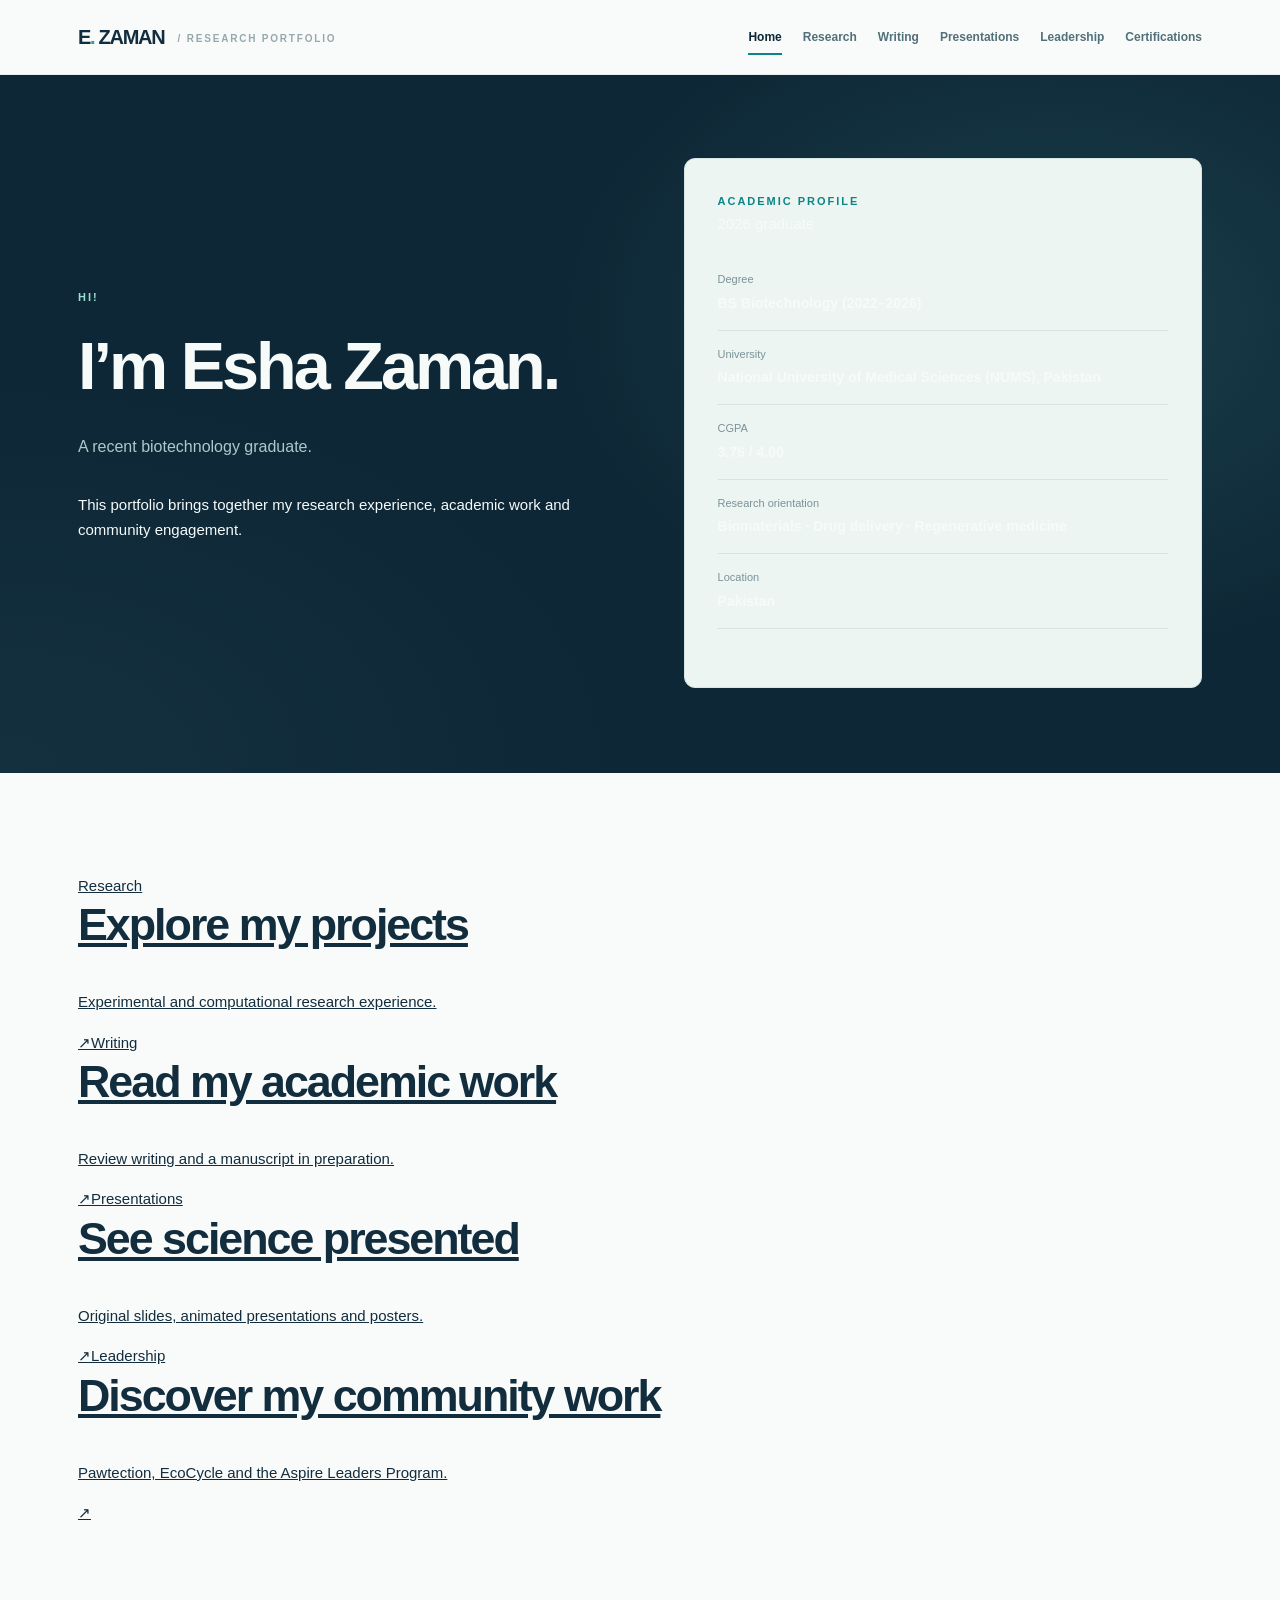
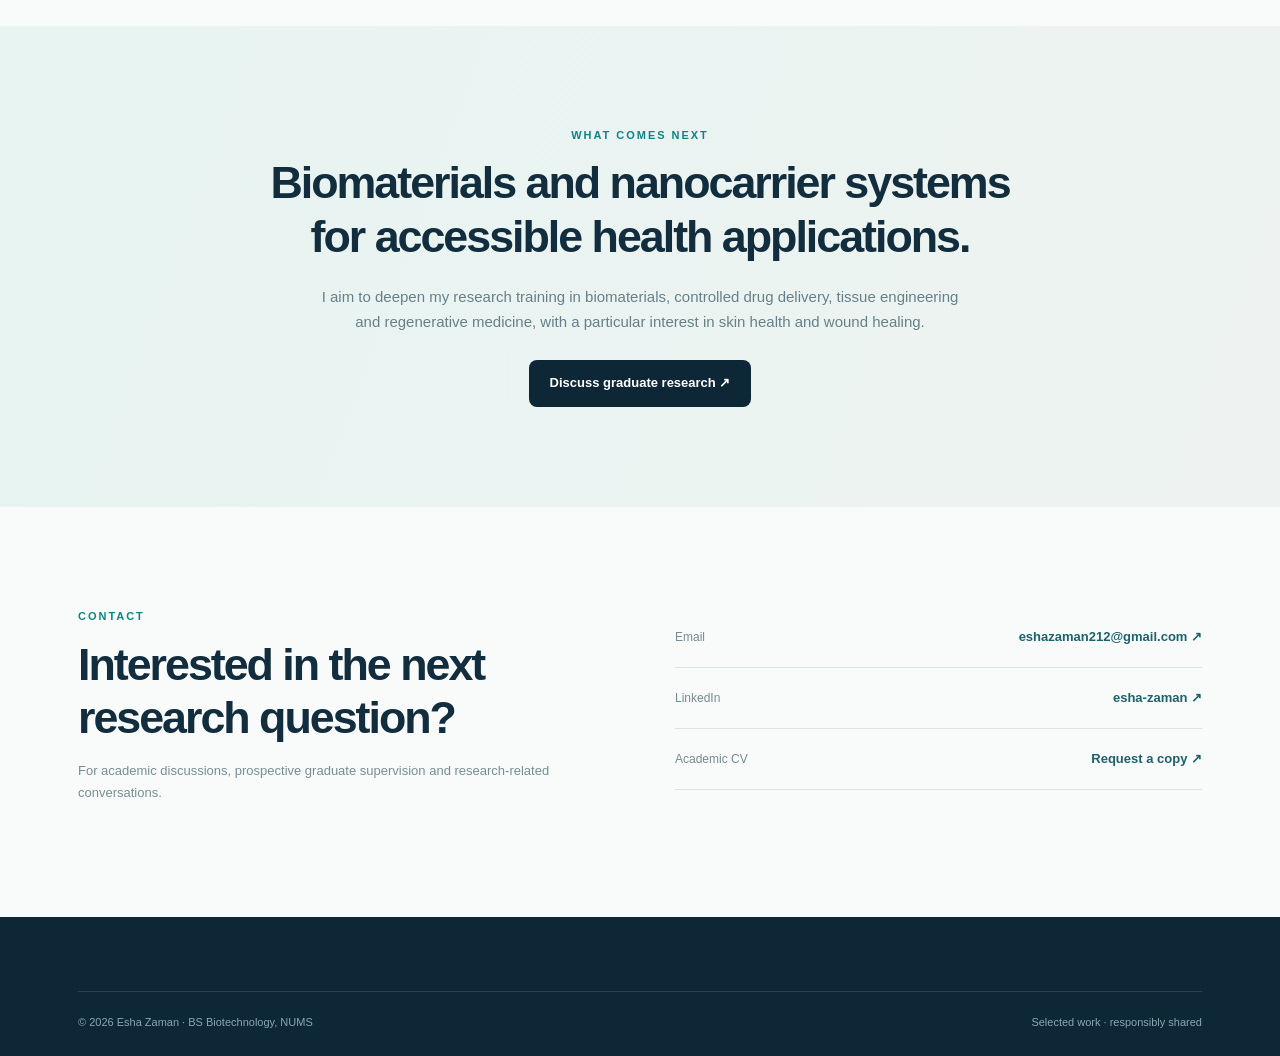
<file: index.html>
<!DOCTYPE html>
<html lang="en"><head><meta charset="utf-8"/><meta content="width=device-width,initial-scale=1" name="viewport"/><meta content="#0f2534" name="theme-color"/><meta content="Academic portfolio of biotechnology researcher Esha Zaman. Research, scientific writing and community impact." name="description"/><title>Research portfolio | Esha Zaman</title><link href="assets/site.css" rel="stylesheet"/><link href="assets/favicon.svg" rel="icon" type="image/svg+xml"/></head><body class="home-page"><a class="skip" href="#main">Skip to content</a><header class="header"><div class="wrap head-inner"><a class="wordmark" href="index.html">E<span class="dot">.</span> ZAMAN <span class="wordmark-caption">/ RESEARCH PORTFOLIO</span></a><button aria-controls="main-nav" aria-expanded="false" aria-label="Open navigation" class="nav-toggle" type="button"><span></span><span></span><span></span></button><nav aria-label="Main navigation" class="nav" id="main-nav"><a aria-current="page" href="index.html">Home</a><a href="research.html">Research</a><a href="writing.html">Writing</a><a href="presentations.html">Presentations</a><a href="impact.html">Leadership</a><a href="certifications.html">Certifications</a></nav></div></header><main id="main"><section class="hero home-welcome"><div class="wrap hero-grid"><div class="hero-copy"><div class="hero-kicker greeting">Hi!</div><h1 class="personal-name"><span class="intro-im">I’m</span> <strong>Esha Zaman.</strong></h1><p class="hero-intro">A recent biotechnology graduate.</p><p class="portfolio-intro">This portfolio brings together my research experience, academic work and community engagement.</p></div><aside class="profile-sheet home-profile" id="academic-profile"><div class="profile-topline"><div class="eyebrow">Academic profile</div><span class="profile-year">2026 graduate</span></div><dl><div><dt>Degree</dt><dd>BS Biotechnology (2022–2026)</dd></div><div><dt>University</dt><dd>National University of Medical Sciences (NUMS), Pakistan</dd></div><div><dt>CGPA</dt><dd class="profile-score">3.76 <span>/ 4.00</span></dd></div><div><dt>Research orientation</dt><dd>Biomaterials · Drug delivery · Regenerative medicine</dd></div><div><dt>Location</dt><dd>Pakistan</dd></div></dl></aside></div></section><section class="home-pathways section"><div class="wrap"><div class="pathway-grid"><a href="research.html"><span class="pathway-type">Research</span><h2>Explore my projects</h2><p>Experimental and computational research experience.</p><span class="pathway-arrow" aria-hidden="true">↗</span></a><a href="writing.html"><span class="pathway-type">Writing</span><h2>Read my academic work</h2><p>Review writing and a manuscript in preparation.</p><span class="pathway-arrow" aria-hidden="true">↗</span></a><a href="presentations.html"><span class="pathway-type">Presentations</span><h2>See science presented</h2><p>Original slides, animated presentations and posters.</p><span class="pathway-arrow" aria-hidden="true">↗</span></a><a href="impact.html"><span class="pathway-type">Leadership</span><h2>Discover my community work</h2><p>Pawtection, EcoCycle and the Aspire Leaders Program.</p><span class="pathway-arrow" aria-hidden="true">↗</span></a></div></div></section><section class="section credo home-next" id="research-direction"><div class="wrap credo-content"><p class="eyebrow">What comes next</p><h2>Biomaterials and nanocarrier systems for accessible health applications.</h2><p>I aim to deepen my research training in biomaterials, controlled drug delivery, tissue engineering and regenerative medicine, with a particular interest in skin health and wound healing.</p><a class="button dark" href="mailto:eshazaman212@gmail.com">Discuss graduate research ↗</a></div></section></main><section class="section shared-contact" id="contact"><div class="wrap contact-panel"><div><div class="eyebrow">Contact</div><h2>Interested in the next research question?</h2><p>For academic discussions, prospective graduate supervision and research-related conversations.</p></div><div><a href="mailto:eshazaman212@gmail.com" class="contact-row"><span>Email</span><strong>eshazaman212@gmail.com ↗</strong></a><a href="https://www.linkedin.com/in/esha-zaman" target="_blank" rel="noopener noreferrer" class="contact-row"><span>LinkedIn</span><strong>esha-zaman ↗</strong></a><a href="mailto:eshazaman212@gmail.com?subject=Academic%20CV%20request" class="contact-row"><span>Academic CV</span><strong>Request a copy ↗</strong></a></div></div></section><footer class="footer shared-footer"><div class="wrap"><div class="footer-bottom"><span>© 2026 Esha Zaman · BS Biotechnology, NUMS</span><span>Selected work · responsibly shared</span></div></div></footer><script defer="" src="assets/site.js"></script></body></html>
</file>
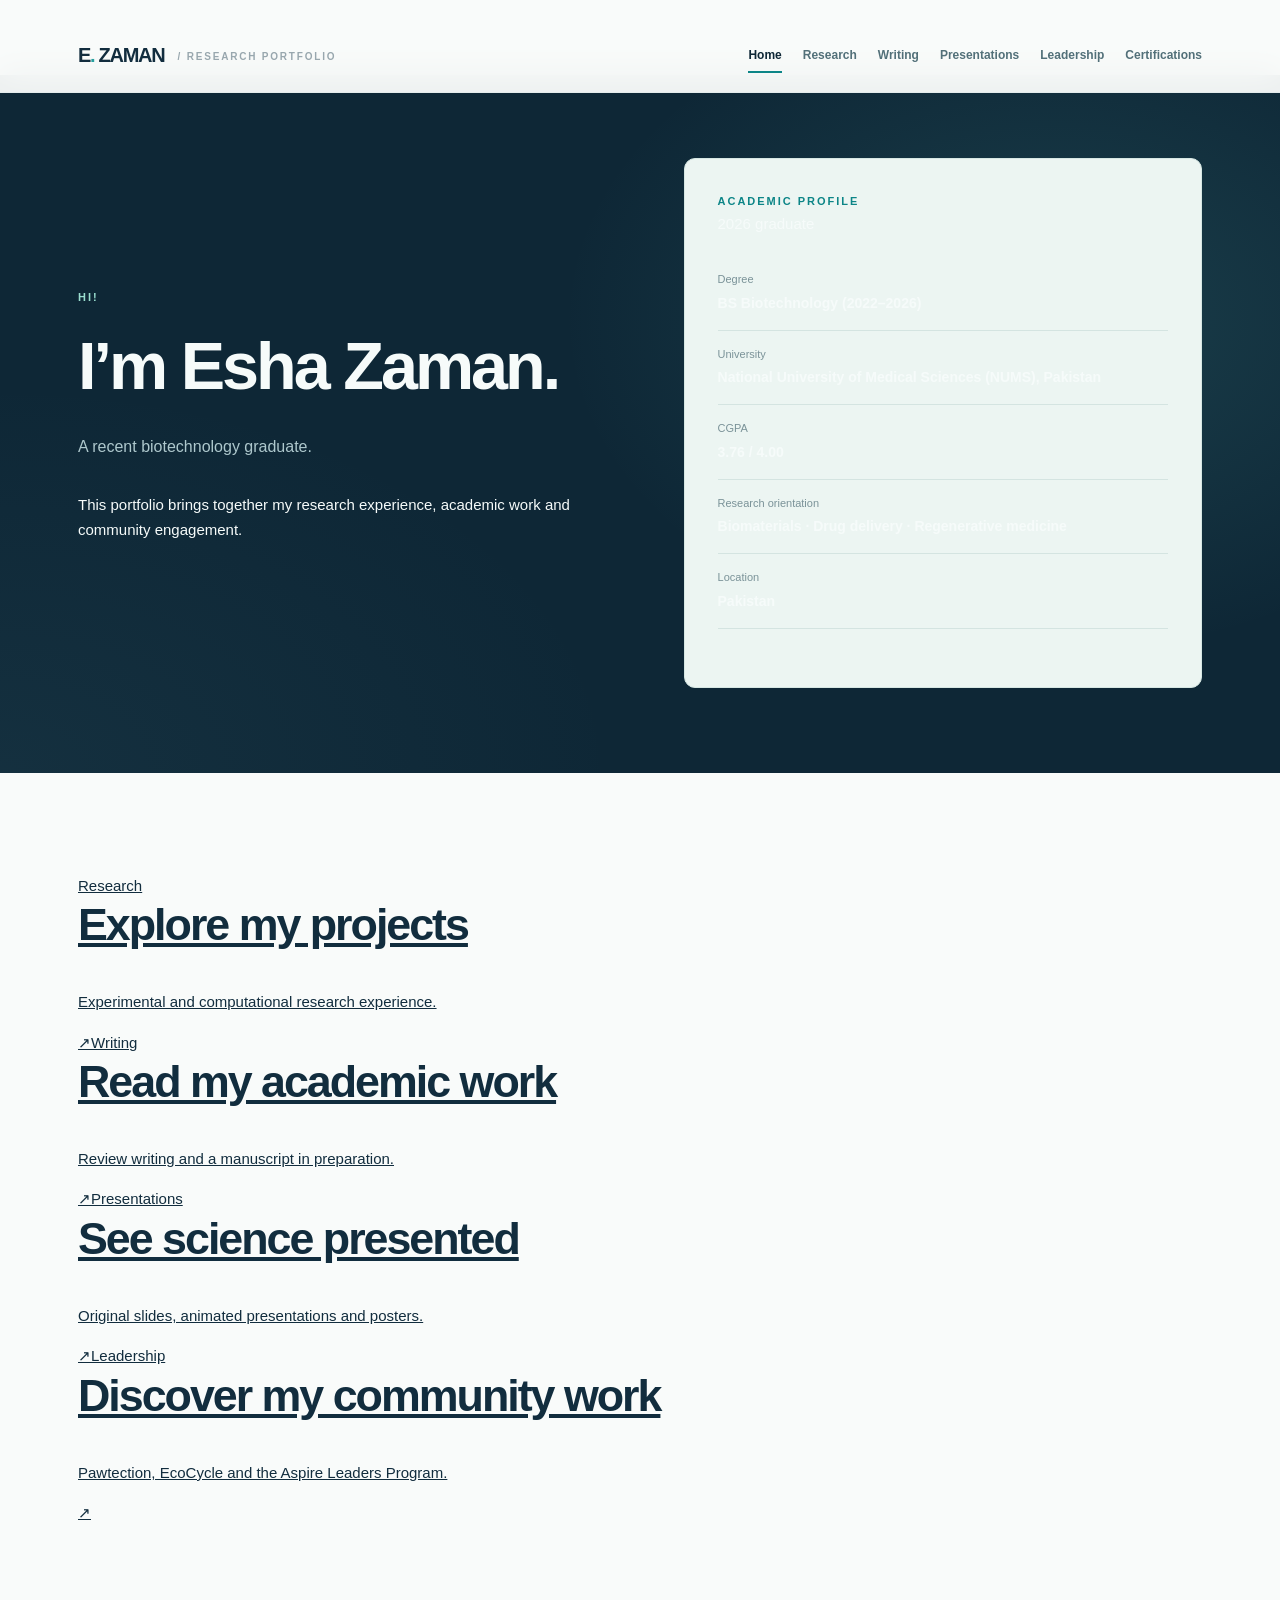
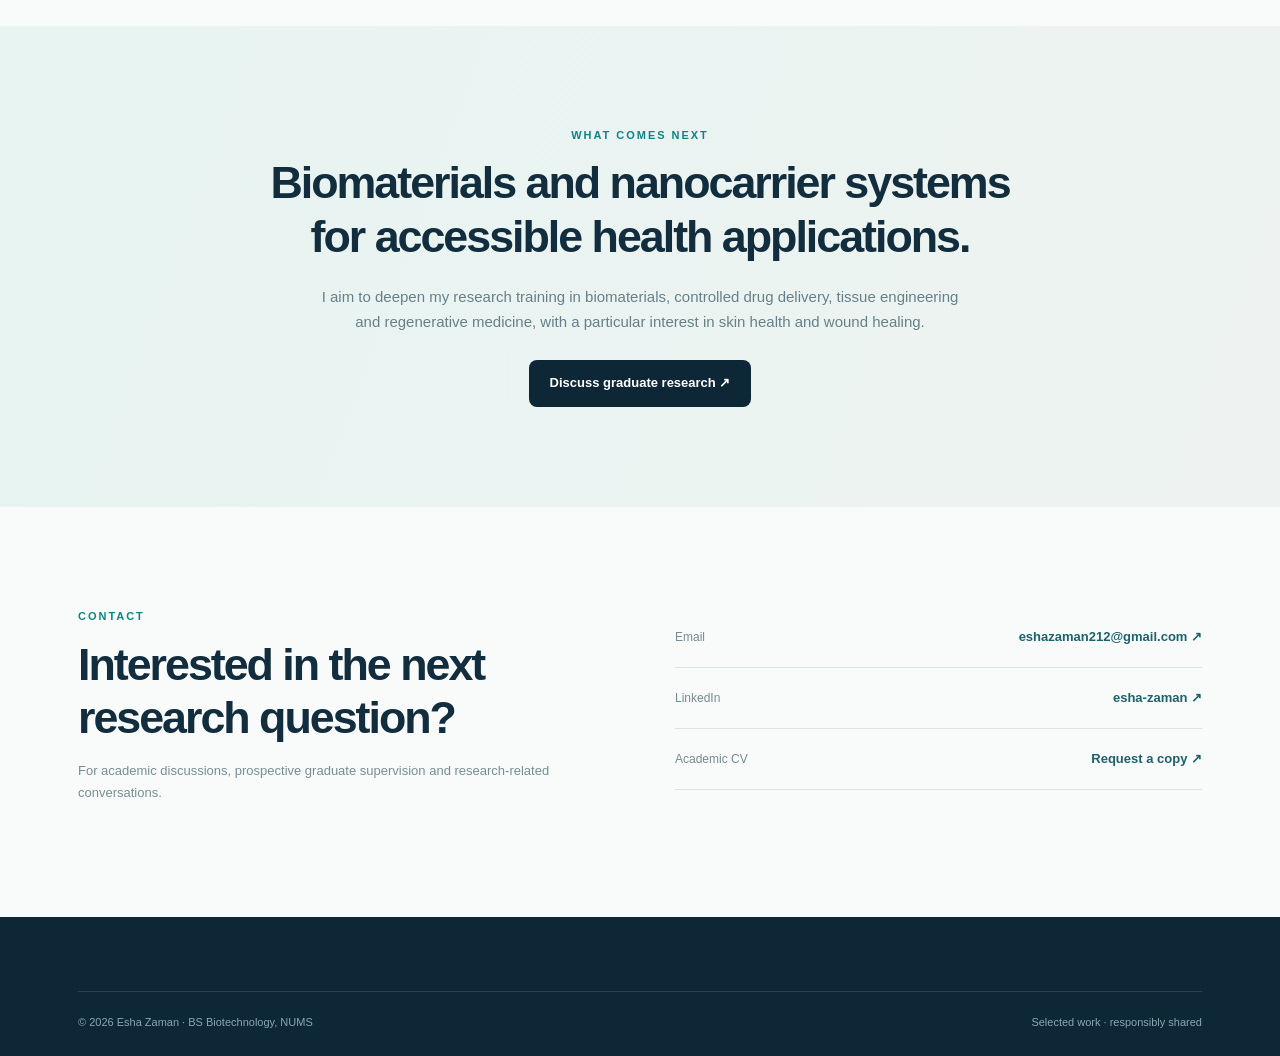
<file: about.html>
<!doctype html><html lang="en"><head><meta charset="utf-8"><meta http-equiv="refresh" content="0;url=index.html#academic-profile"><title>Academic profile | Esha Zaman</title></head><body><a href="index.html#academic-profile">View my academic profile on Home</a></body></html>
</file>
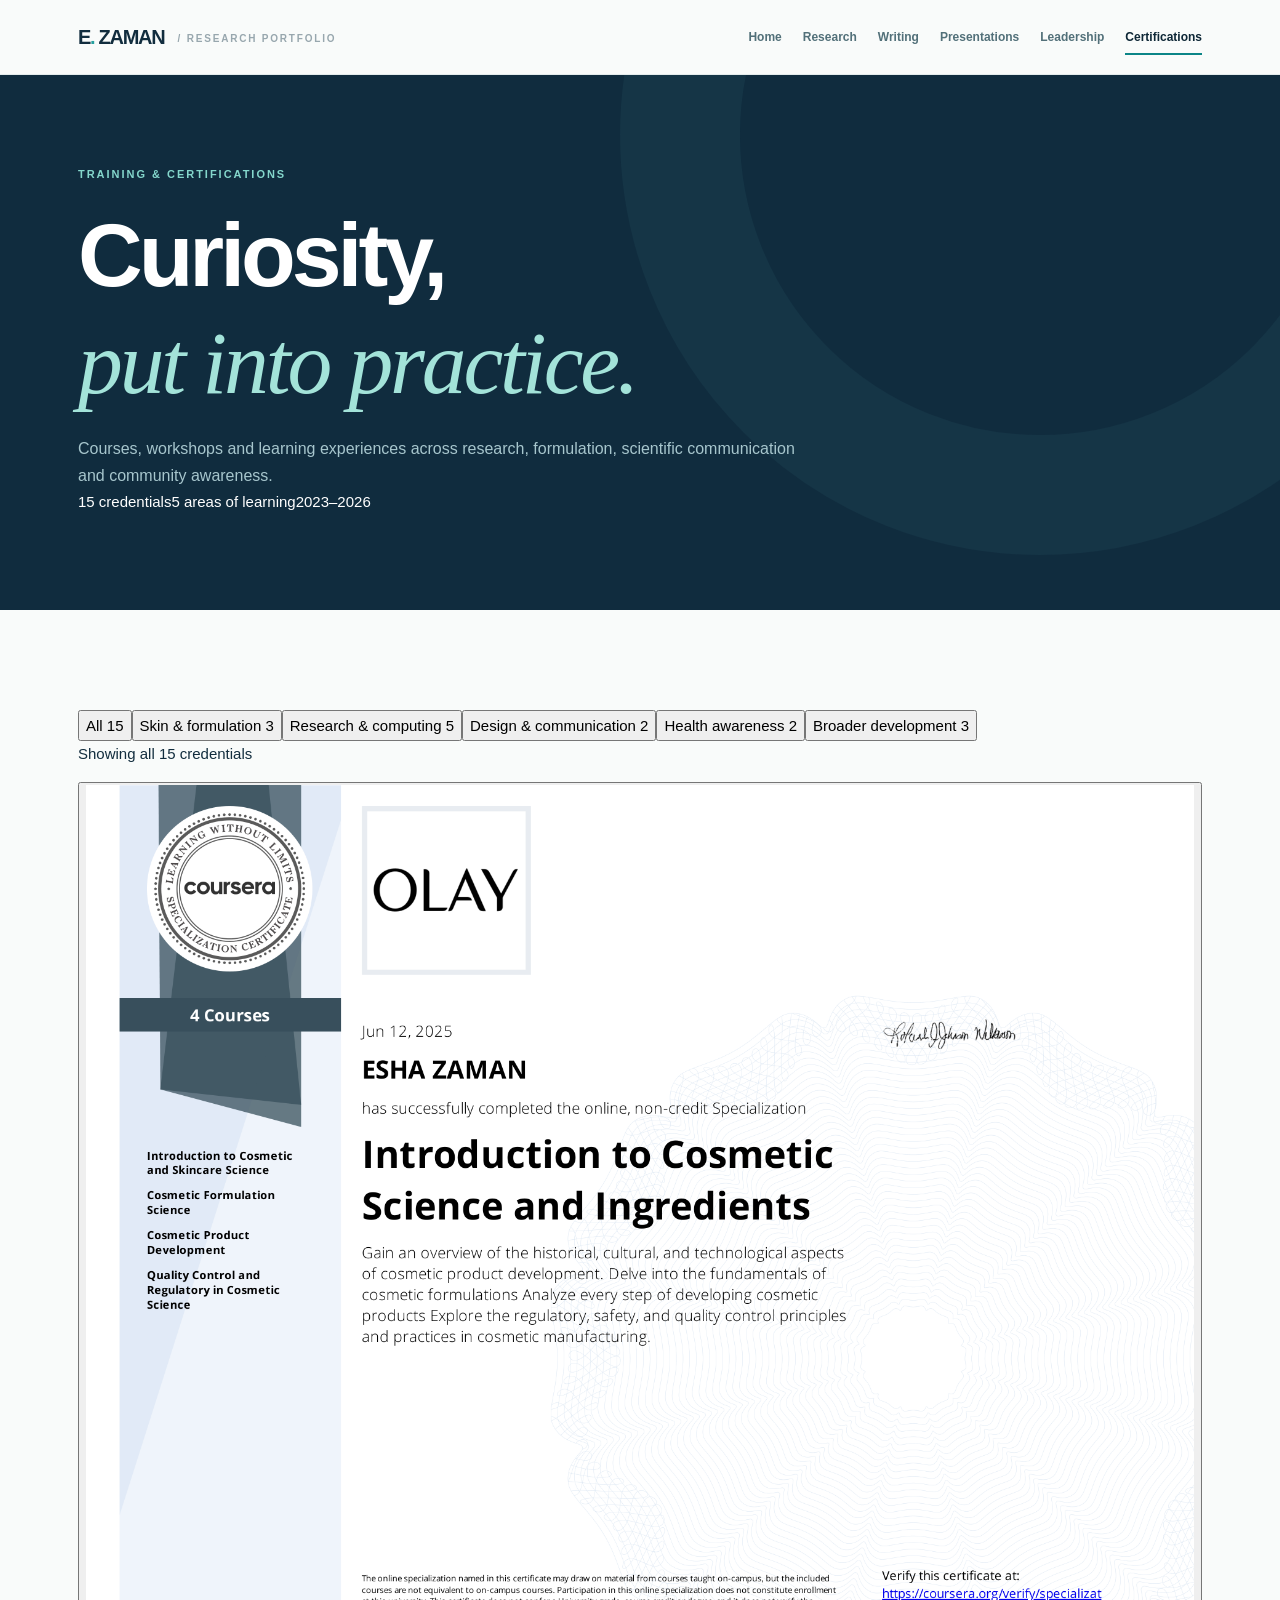
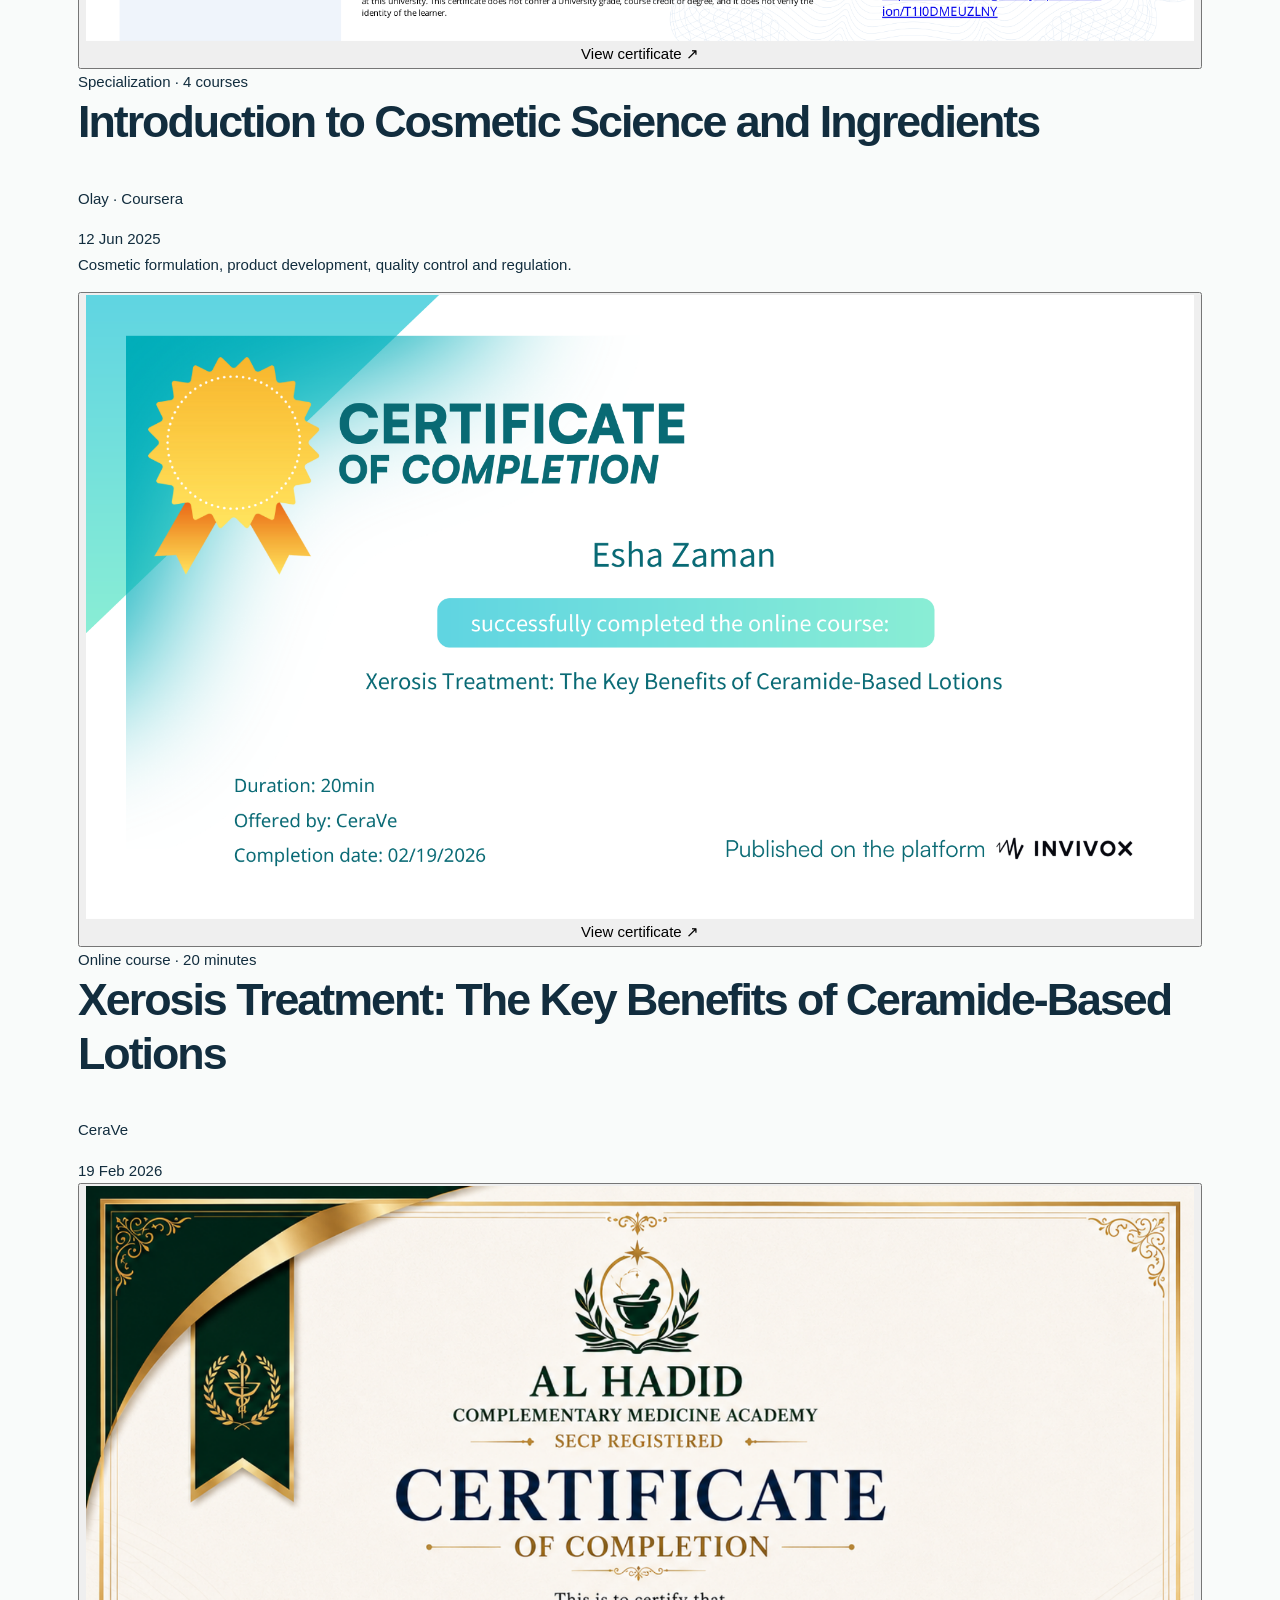
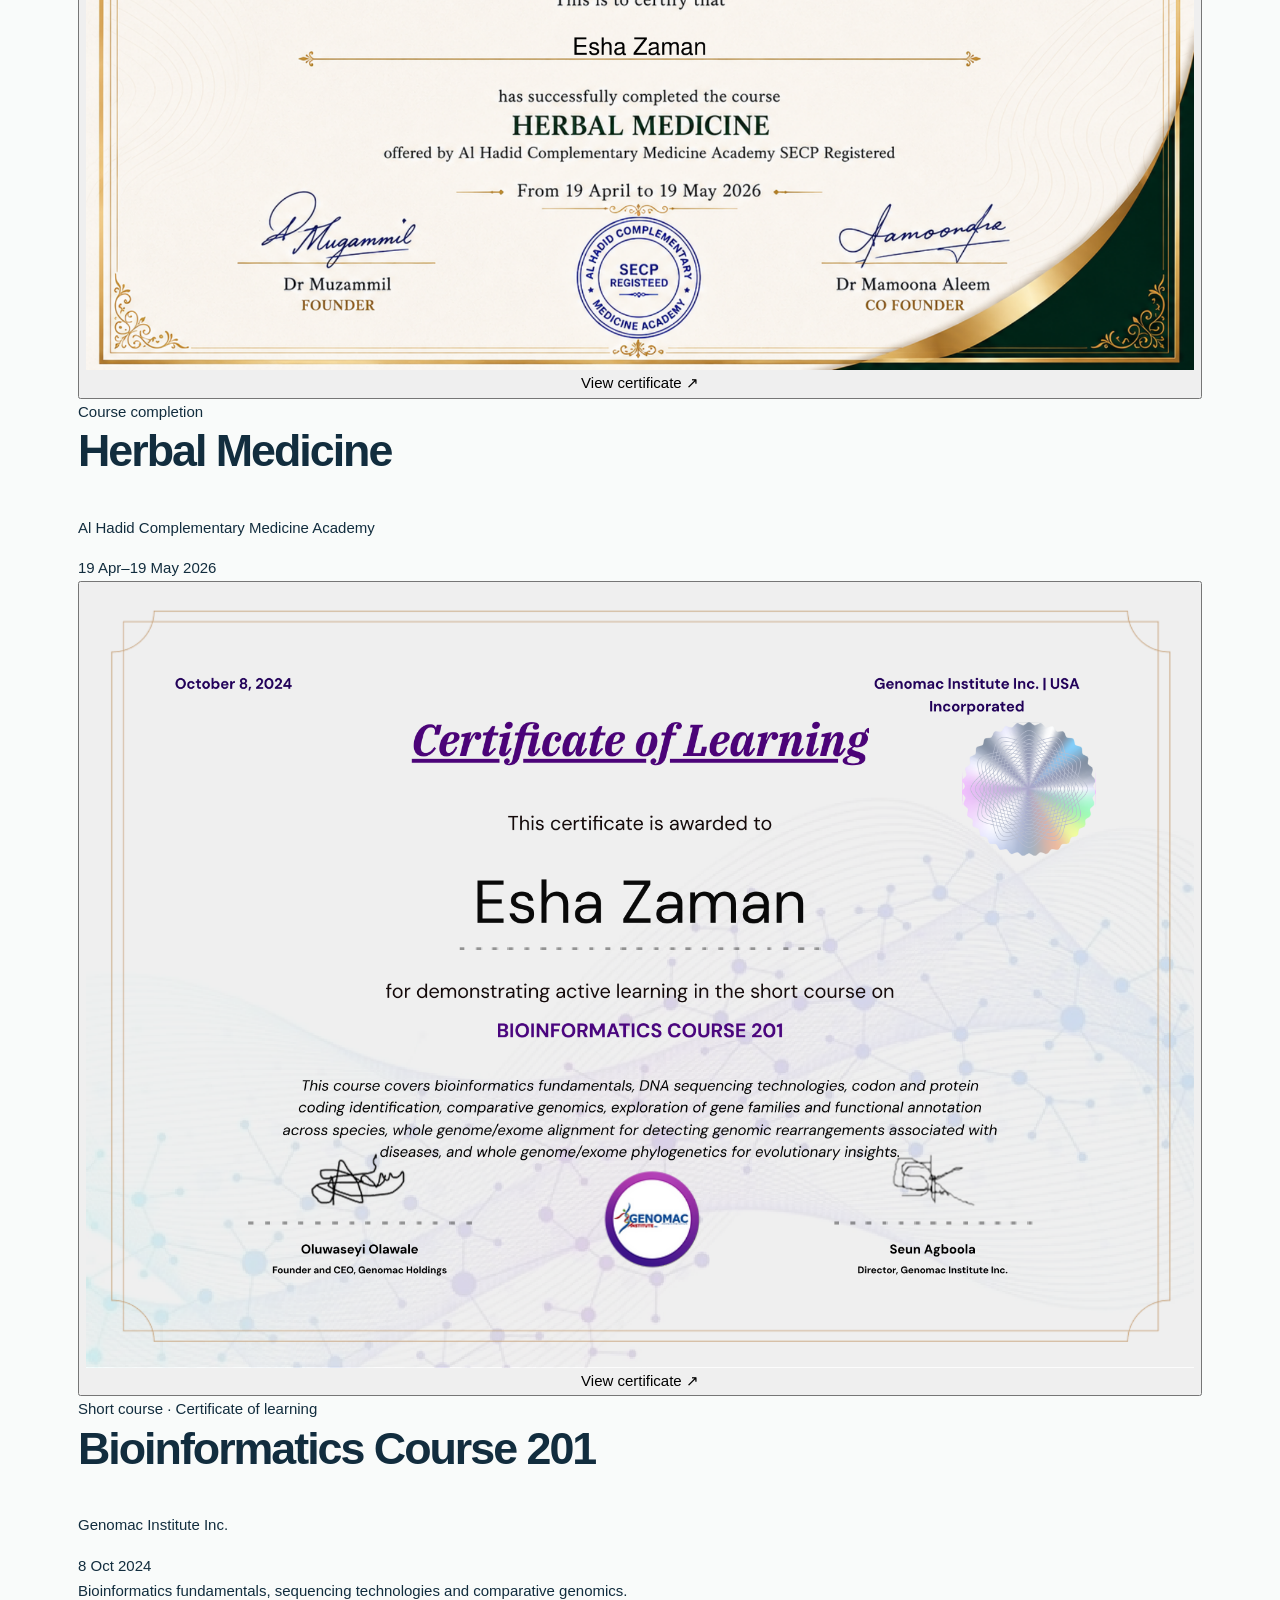
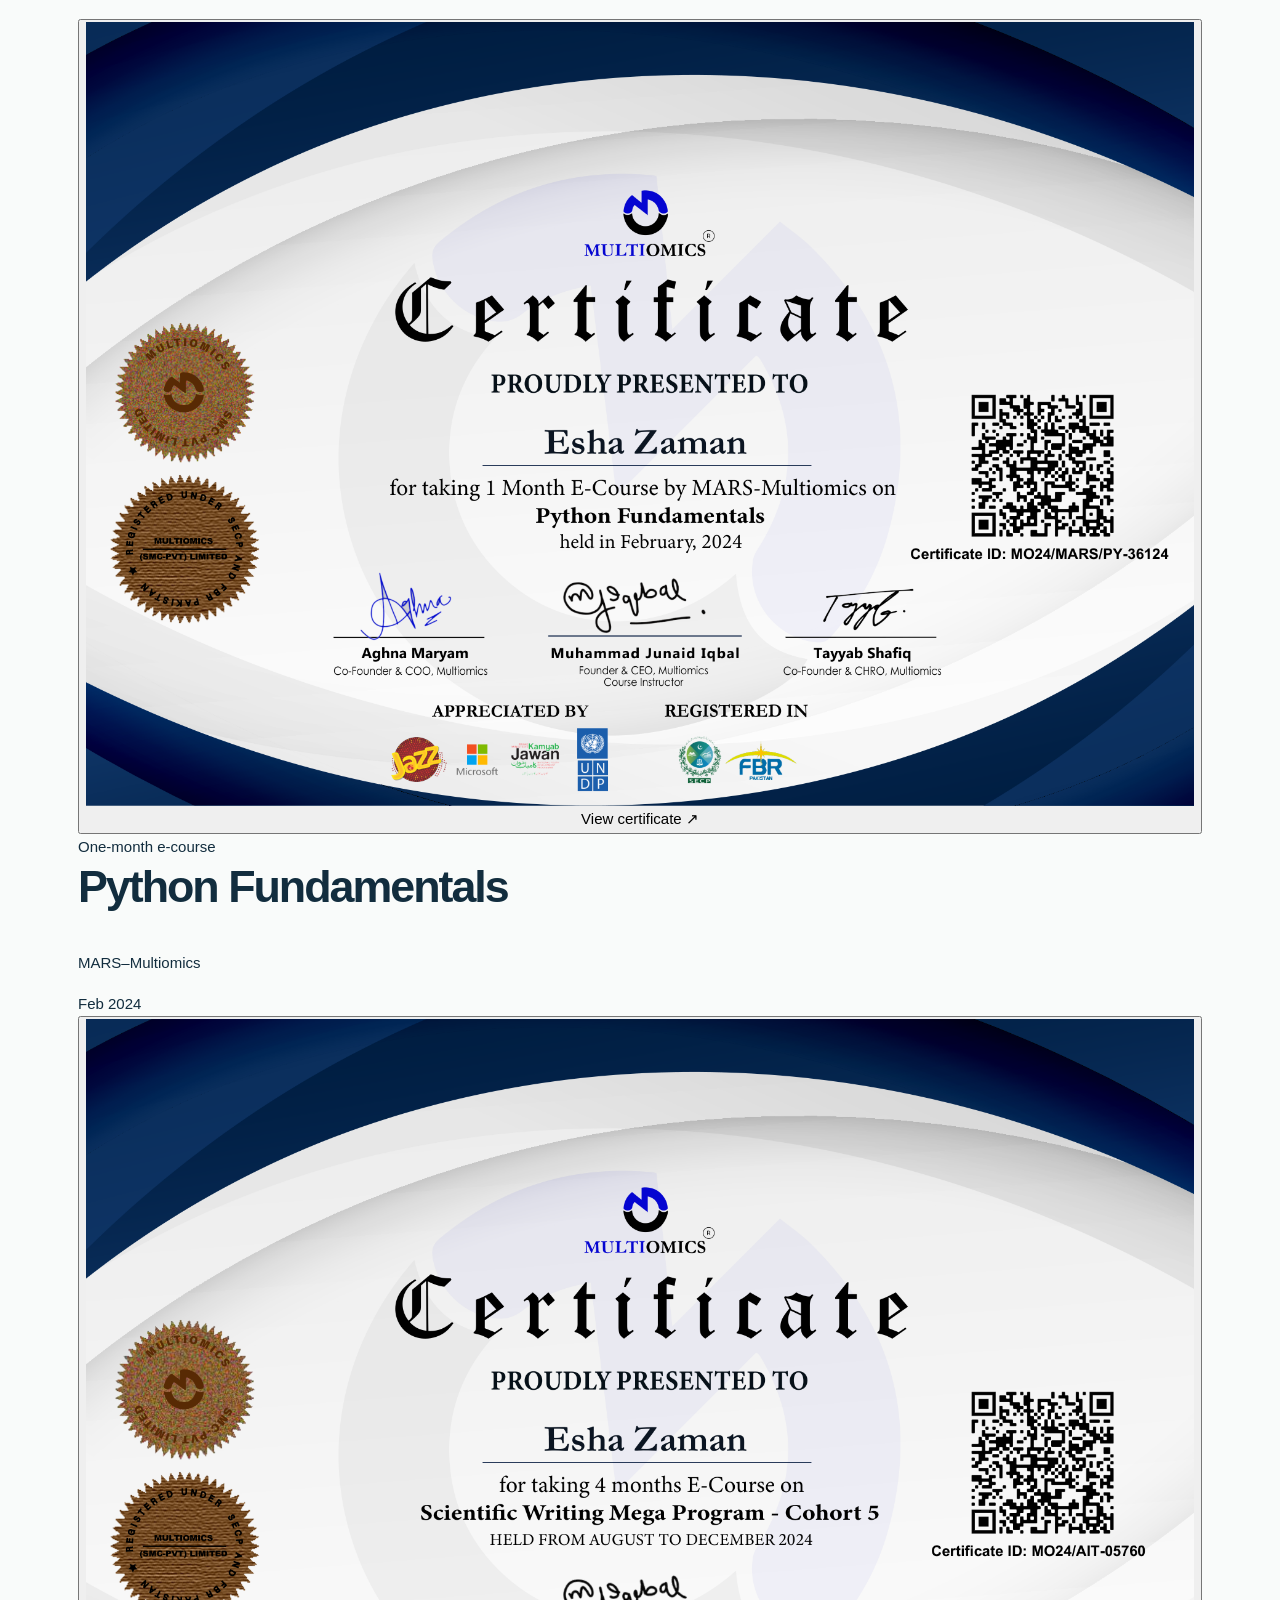
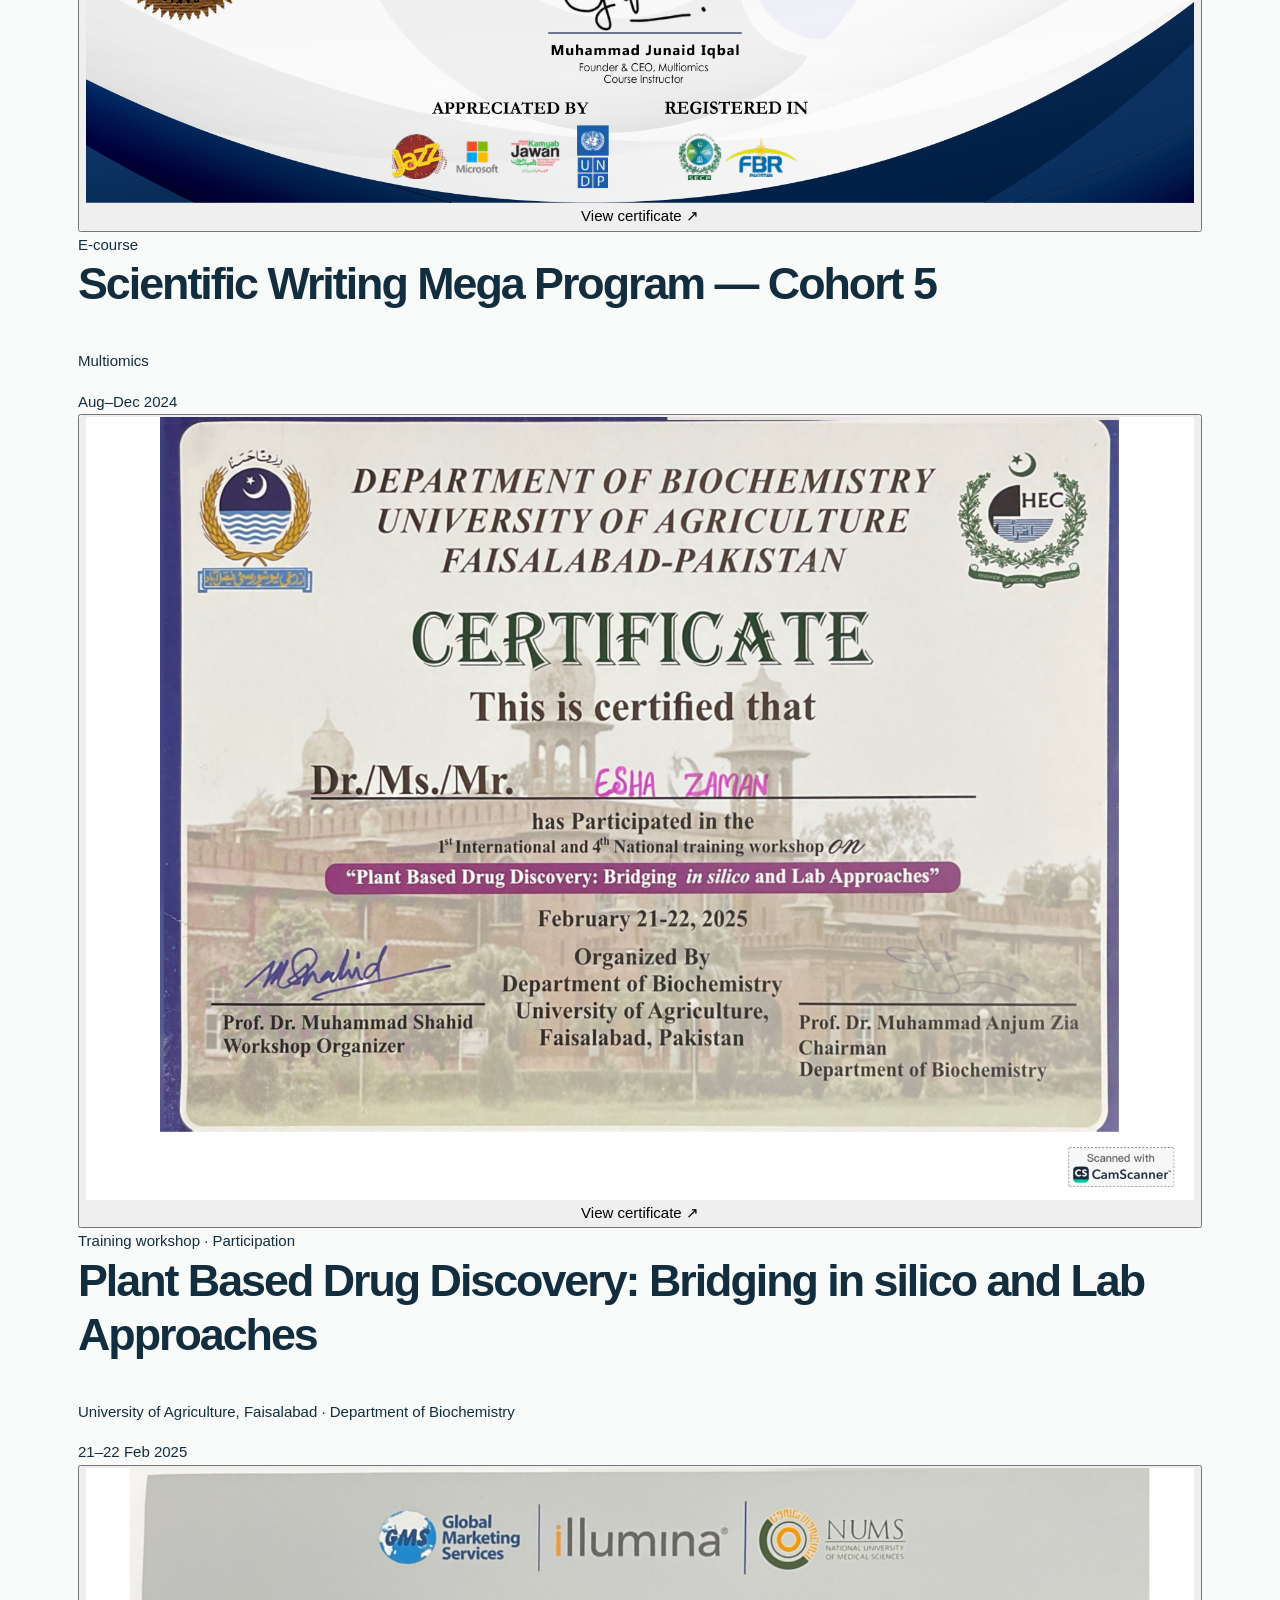
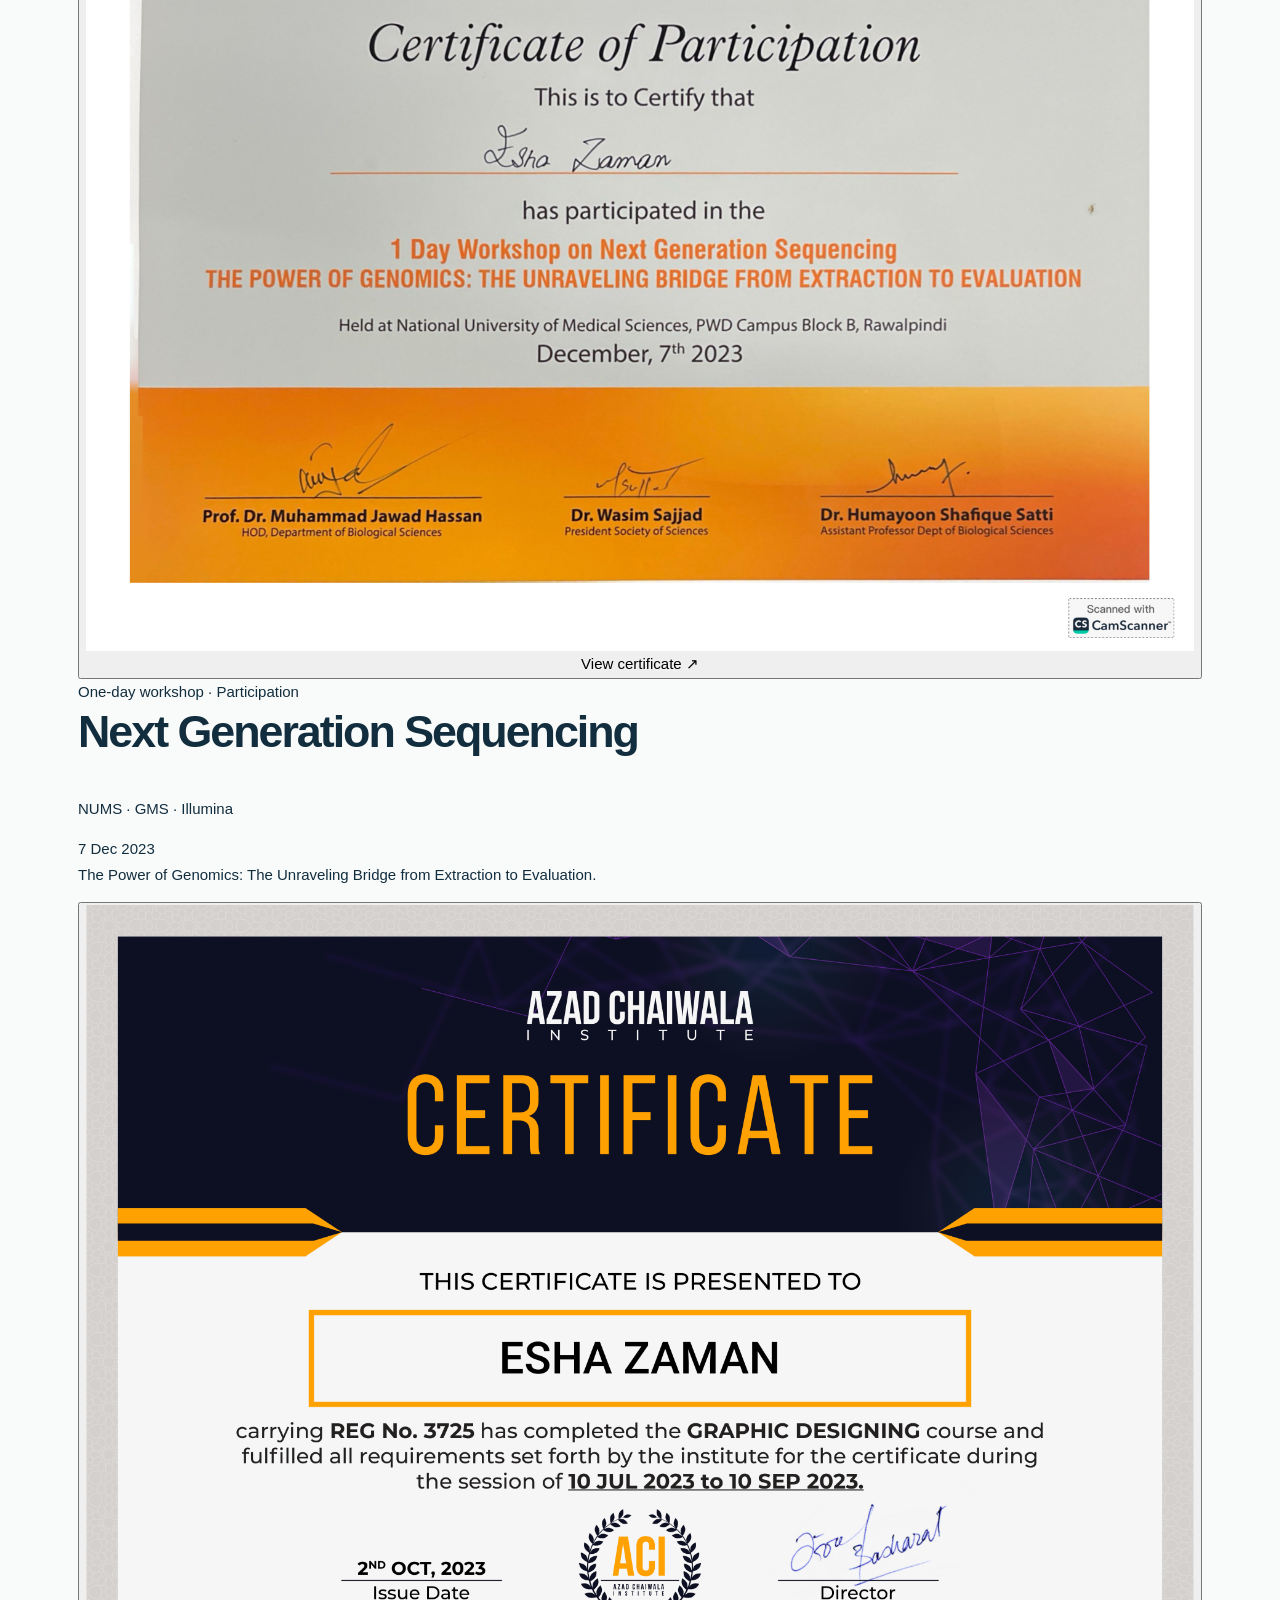
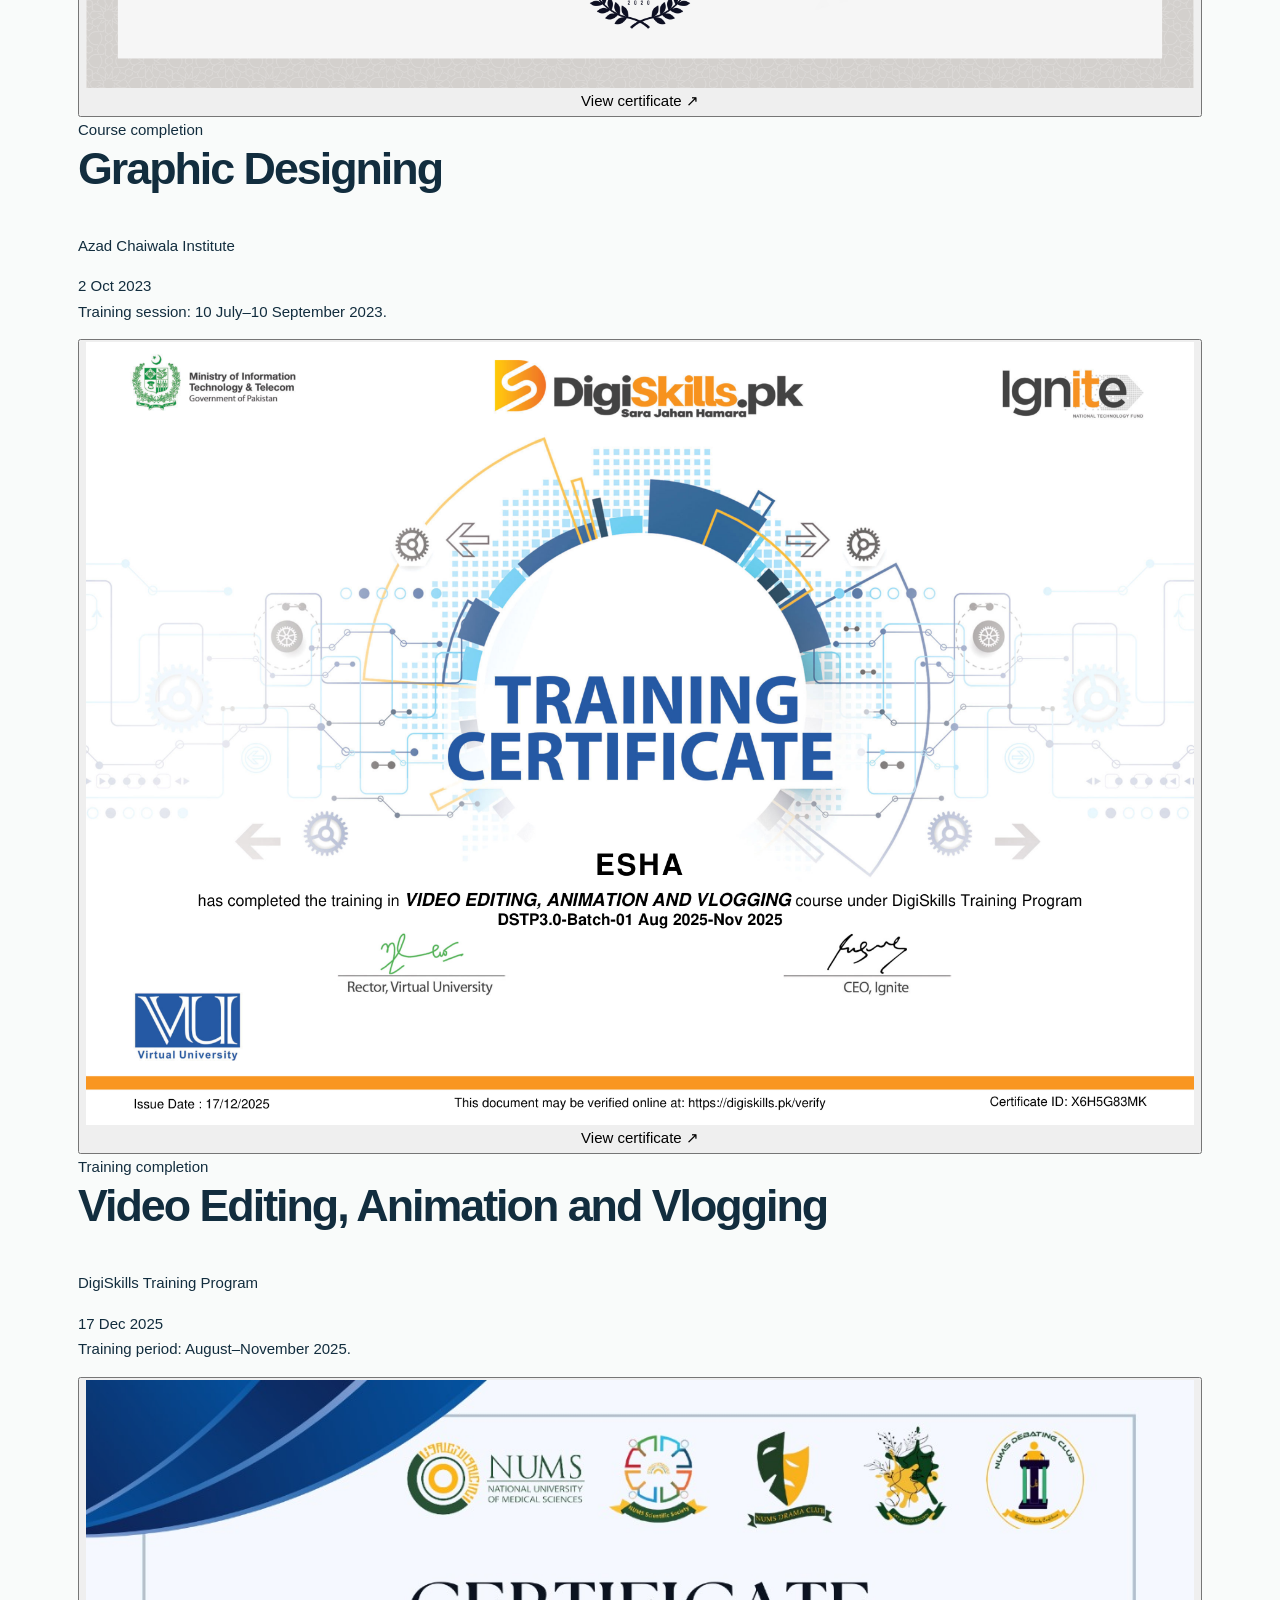
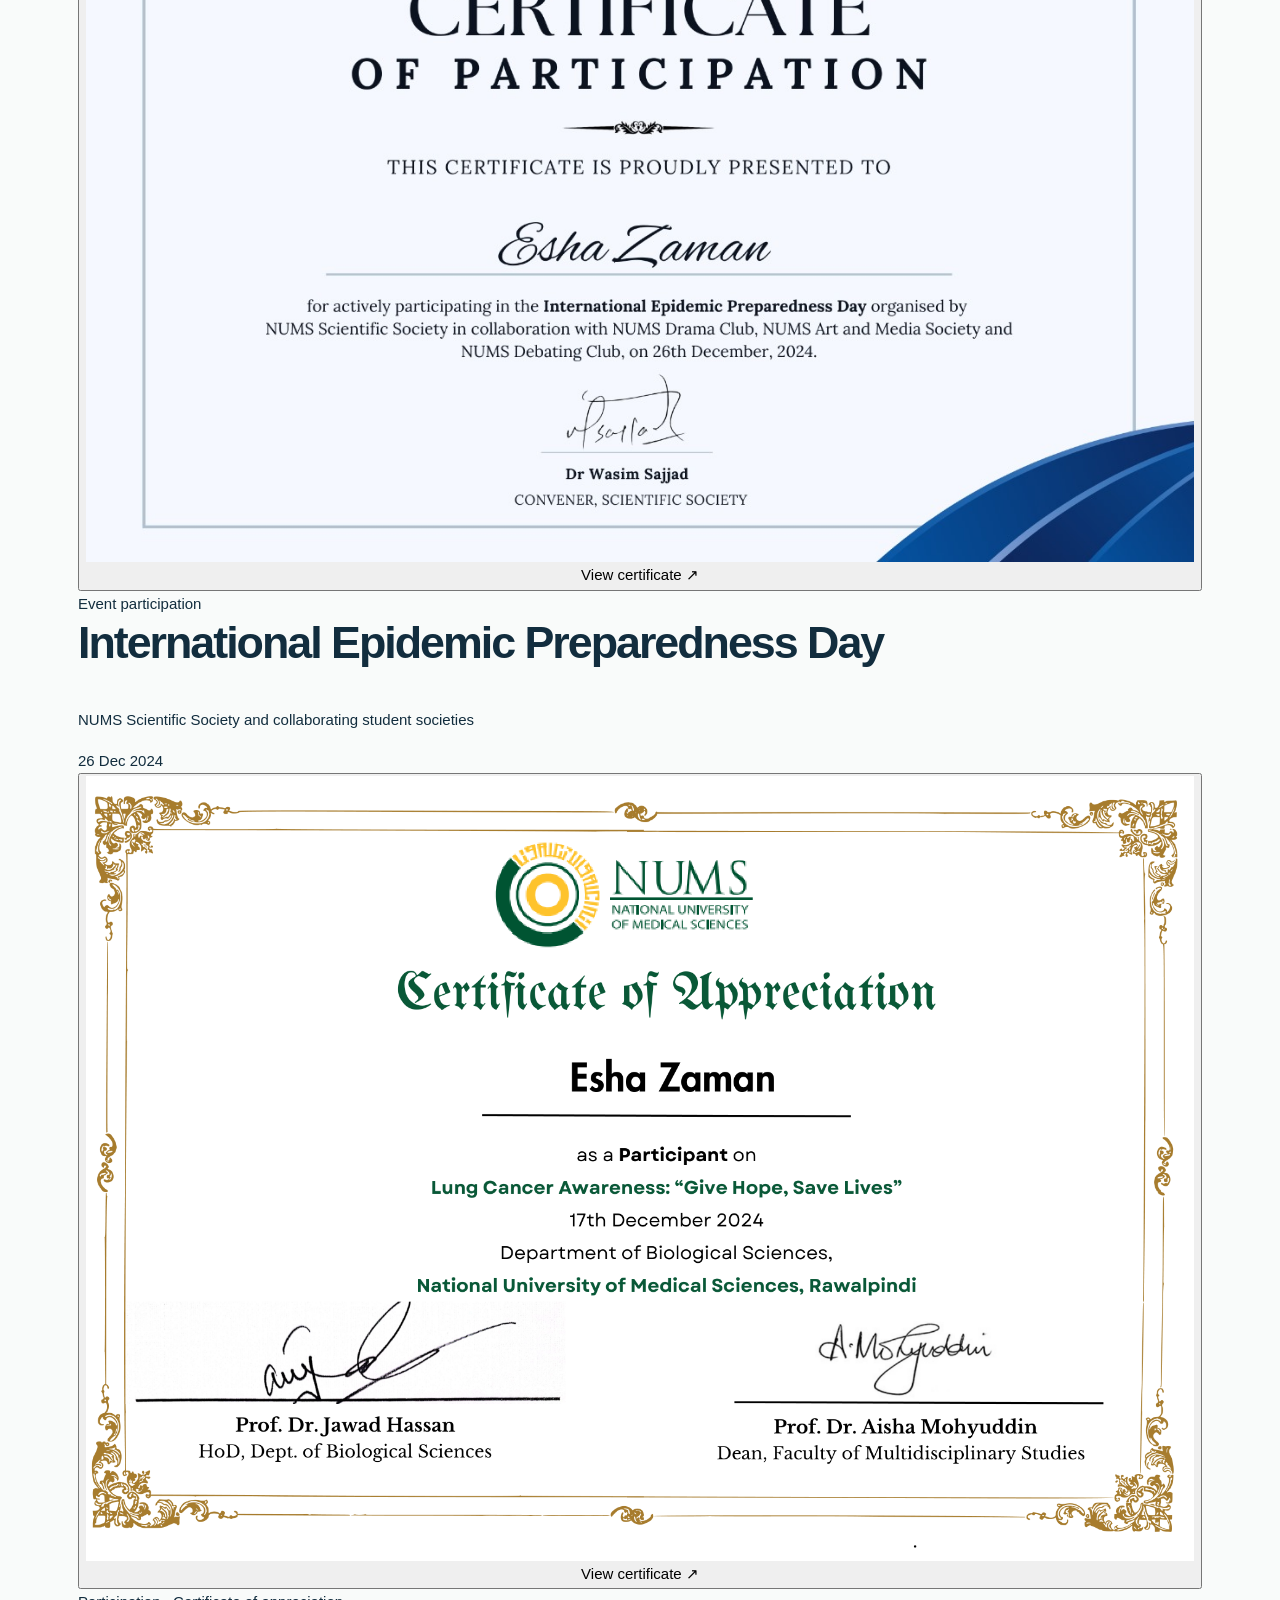
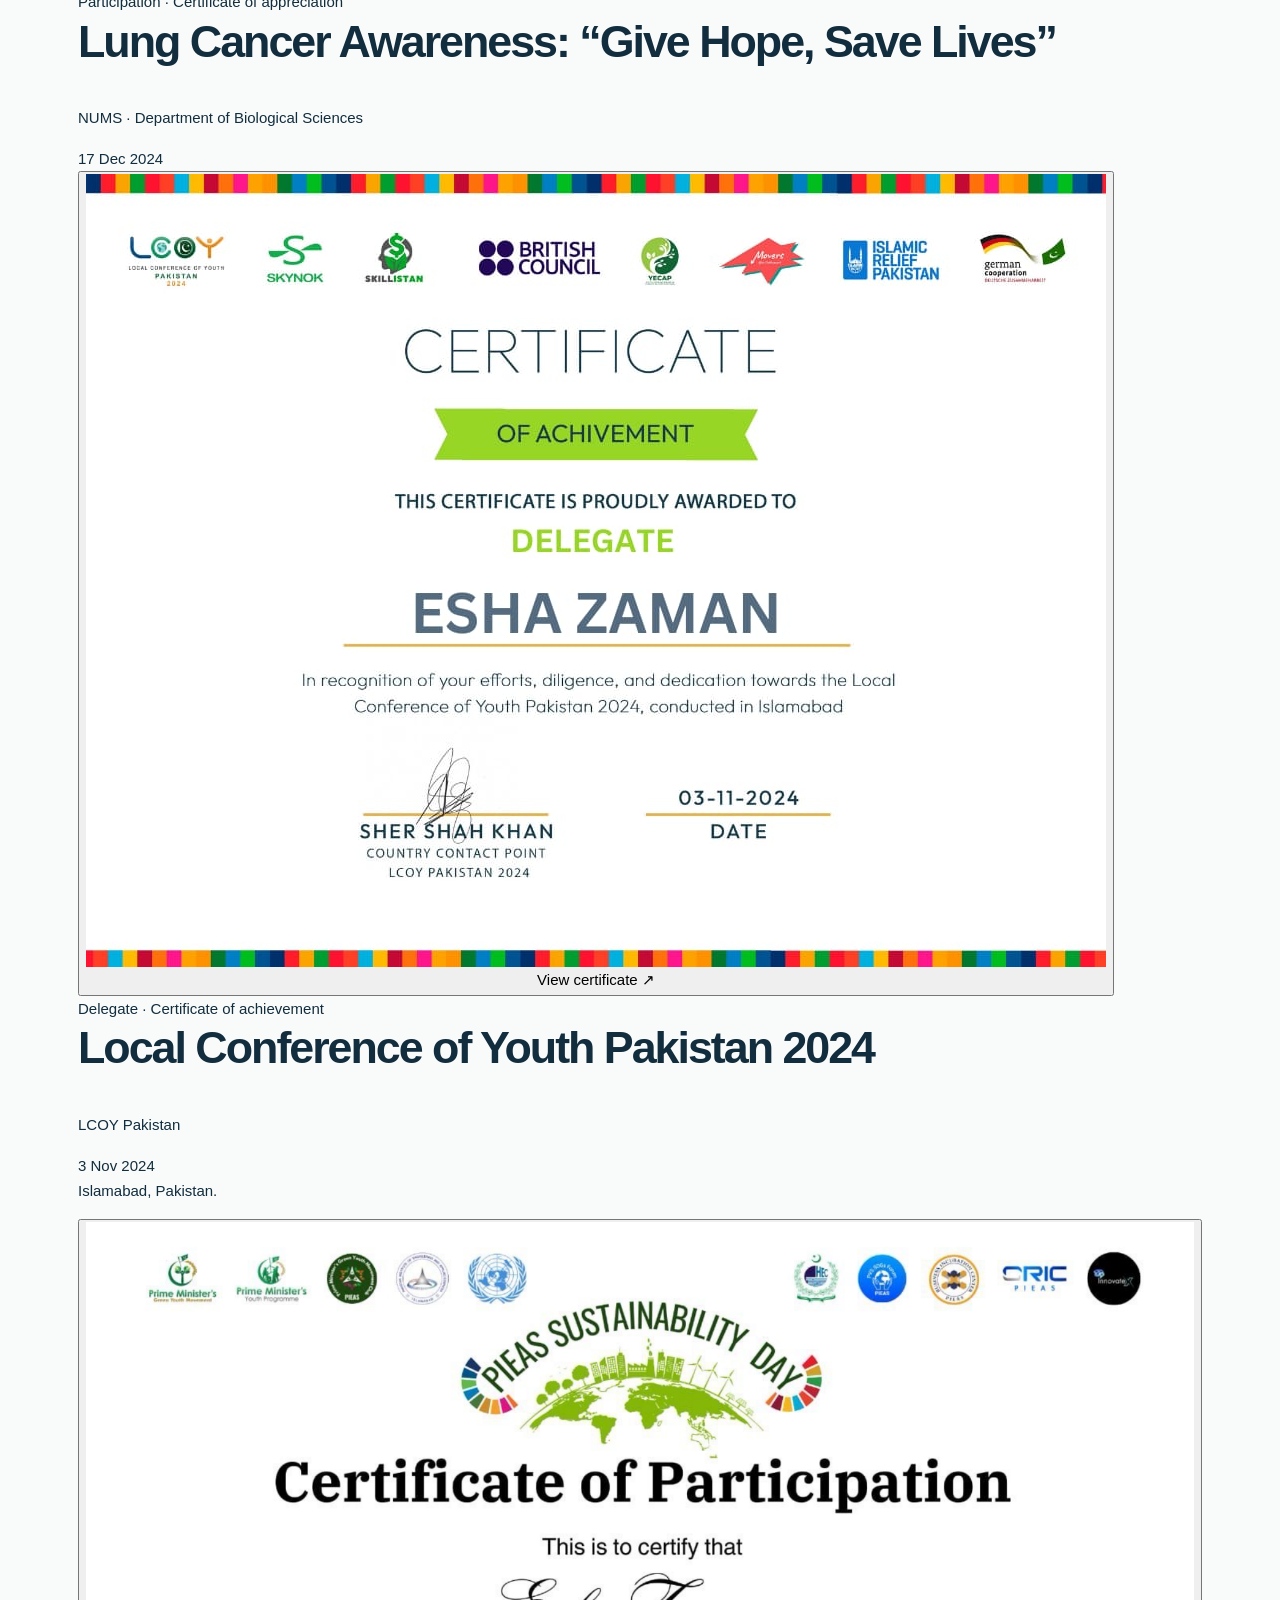
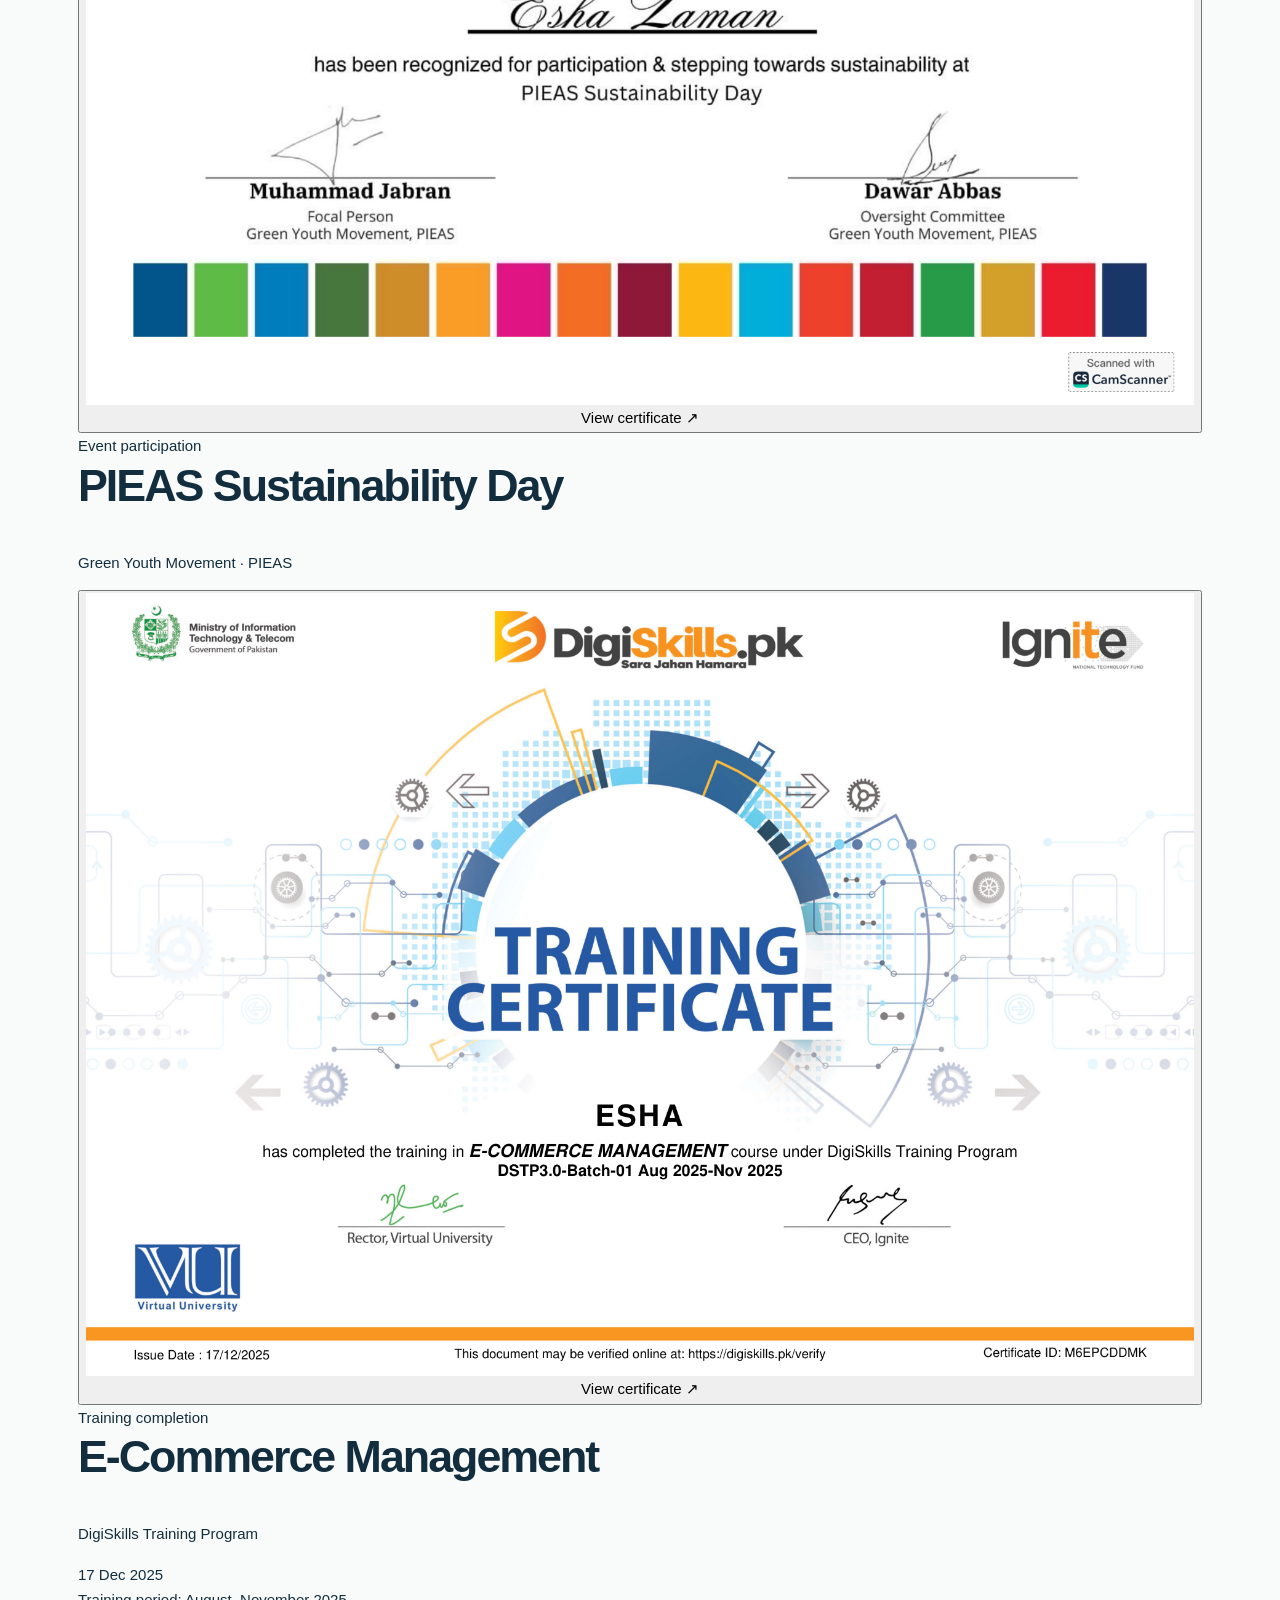
<file: certifications.html>
<!DOCTYPE html>

<html lang="en"><head><meta charset="utf-8"/><meta content="width=device-width,initial-scale=1" name="viewport"/><meta content="#0f2534" name="theme-color"/><meta content="Academic portfolio of biotechnology researcher Esha Zaman. Research, scientific writing and community impact." name="description"/><title>Training &amp; Certifications | Esha Zaman</title><link href="assets/site.css" rel="stylesheet"/><link href="assets/favicon.svg" rel="icon" type="image/svg+xml"/></head><body><a class="skip" href="#main">Skip to content</a><header class="header"><div class="wrap head-inner"><a class="wordmark" href="index.html">E<span class="dot">.</span> ZAMAN <span class="wordmark-caption">/ RESEARCH PORTFOLIO</span></a><button aria-controls="main-nav" aria-expanded="false" aria-label="Open navigation" class="nav-toggle" type="button"><span></span><span></span><span></span></button><nav aria-label="Main navigation" class="nav" id="main-nav"><a href="index.html">Home</a><a href="research.html">Research</a><a href="writing.html">Writing</a><a href="presentations.html">Presentations</a><a href="impact.html">Leadership</a><a aria-current="page" href="certifications.html">Certifications</a></nav></div></header><main id="main"><section class="page-hero certification-hero"><div class="wrap"><div class="eyebrow">Training &amp; Certifications</div><h1>Curiosity,<br><em>put into practice.</em></h1><p>Courses, workshops and learning experiences across research, formulation, scientific communication and community awareness.</p><div class="cert-hero-facts"><span>15 credentials</span><span>5 areas of learning</span><span>2023–2026</span></div></div></section><section class="section cert-collection"><div class="wrap"><div class="cert-filter-bar" role="group" aria-label="Filter certificates by area"><button type="button" data-cert-filter="all" aria-pressed="true">All <span>15</span></button><button type="button" data-cert-filter="skin" aria-pressed="false">Skin & formulation <span>3</span></button><button type="button" data-cert-filter="research" aria-pressed="false">Research & computing <span>5</span></button><button type="button" data-cert-filter="creative" aria-pressed="false">Design & communication <span>2</span></button><button type="button" data-cert-filter="health" aria-pressed="false">Health awareness <span>2</span></button><button type="button" data-cert-filter="broader" aria-pressed="false">Broader development <span>3</span></button></div><p class="cert-result-count" aria-live="polite">Showing all 15 credentials</p><div class="certificate-grid"><article class="cert-card" data-category="skin"><button class="cert-image-button" type="button" data-cert-view data-image="assets/certifications/cosmetic-science-preview.png" data-original="assets/certifications/cosmetic-science.pdf" data-title="Introduction to Cosmetic Science and Ingredients" aria-label="View certificate: Introduction to Cosmetic Science and Ingredients"><img src="assets/certifications/cosmetic-science-preview.png" alt="Introduction to Cosmetic Science and Ingredients certificate issued to Esha Zaman" loading="lazy"><span>View certificate ↗</span></button><div class="cert-card-copy"><div class="cert-kind">Specialization · 4 courses</div><h2>Introduction to Cosmetic Science and Ingredients</h2><p class="cert-issuer">Olay · Coursera</p><div class="cert-date">12 Jun 2025</div><p class="cert-note">Cosmetic formulation, product development, quality control and regulation.</p></div></article><article class="cert-card" data-category="skin"><button class="cert-image-button" type="button" data-cert-view data-image="assets/certifications/xerosis-preview.png" data-original="assets/certifications/xerosis.pdf" data-title="Xerosis Treatment: The Key Benefits of Ceramide-Based Lotions" aria-label="View certificate: Xerosis Treatment: The Key Benefits of Ceramide-Based Lotions"><img src="assets/certifications/xerosis-preview.png" alt="Xerosis Treatment: The Key Benefits of Ceramide-Based Lotions certificate issued to Esha Zaman" loading="lazy"><span>View certificate ↗</span></button><div class="cert-card-copy"><div class="cert-kind">Online course · 20 minutes</div><h2>Xerosis Treatment: The Key Benefits of Ceramide-Based Lotions</h2><p class="cert-issuer">CeraVe</p><div class="cert-date">19 Feb 2026</div></div></article><article class="cert-card" data-category="skin"><button class="cert-image-button" type="button" data-cert-view data-image="assets/certifications/herbal-medicine-preview.png" data-original="assets/certifications/herbal-medicine.pdf" data-title="Herbal Medicine" aria-label="View certificate: Herbal Medicine"><img src="assets/certifications/herbal-medicine-preview.png" alt="Herbal Medicine certificate issued to Esha Zaman" loading="lazy"><span>View certificate ↗</span></button><div class="cert-card-copy"><div class="cert-kind">Course completion</div><h2>Herbal Medicine</h2><p class="cert-issuer">Al Hadid Complementary Medicine Academy</p><div class="cert-date">19 Apr–19 May 2026</div></div></article><article class="cert-card" data-category="research"><button class="cert-image-button" type="button" data-cert-view data-image="assets/certifications/bioinformatics-preview.png" data-original="assets/certifications/bioinformatics.pdf" data-title="Bioinformatics Course 201" aria-label="View certificate: Bioinformatics Course 201"><img src="assets/certifications/bioinformatics-preview.png" alt="Bioinformatics Course 201 certificate issued to Esha Zaman" loading="lazy"><span>View certificate ↗</span></button><div class="cert-card-copy"><div class="cert-kind">Short course · Certificate of learning</div><h2>Bioinformatics Course 201</h2><p class="cert-issuer">Genomac Institute Inc.</p><div class="cert-date">8 Oct 2024</div><p class="cert-note">Bioinformatics fundamentals, sequencing technologies and comparative genomics.</p></div></article><article class="cert-card" data-category="research"><button class="cert-image-button" type="button" data-cert-view data-image="assets/certifications/python-preview.png" data-original="assets/certifications/python.pdf" data-title="Python Fundamentals" aria-label="View certificate: Python Fundamentals"><img src="assets/certifications/python-preview.png" alt="Python Fundamentals certificate issued to Esha Zaman" loading="lazy"><span>View certificate ↗</span></button><div class="cert-card-copy"><div class="cert-kind">One-month e-course</div><h2>Python Fundamentals</h2><p class="cert-issuer">MARS–Multiomics</p><div class="cert-date">Feb 2024</div></div></article><article class="cert-card" data-category="research"><button class="cert-image-button" type="button" data-cert-view data-image="assets/certifications/scientific-writing-preview.png" data-original="assets/certifications/scientific-writing.pdf" data-title="Scientific Writing Mega Program — Cohort 5" aria-label="View certificate: Scientific Writing Mega Program — Cohort 5"><img src="assets/certifications/scientific-writing-preview.png" alt="Scientific Writing Mega Program — Cohort 5 certificate issued to Esha Zaman" loading="lazy"><span>View certificate ↗</span></button><div class="cert-card-copy"><div class="cert-kind">E-course</div><h2>Scientific Writing Mega Program — Cohort 5</h2><p class="cert-issuer">Multiomics</p><div class="cert-date">Aug–Dec 2024</div></div></article><article class="cert-card" data-category="research"><button class="cert-image-button" type="button" data-cert-view data-image="assets/certifications/plant-drug-discovery-preview.png" data-original="assets/certifications/plant-drug-discovery.pdf" data-title="Plant Based Drug Discovery: Bridging in silico and Lab Approaches" aria-label="View certificate: Plant Based Drug Discovery: Bridging in silico and Lab Approaches"><img src="assets/certifications/plant-drug-discovery-preview.png" alt="Plant Based Drug Discovery: Bridging in silico and Lab Approaches certificate issued to Esha Zaman" loading="lazy"><span>View certificate ↗</span></button><div class="cert-card-copy"><div class="cert-kind">Training workshop · Participation</div><h2>Plant Based Drug Discovery: Bridging in silico and Lab Approaches</h2><p class="cert-issuer">University of Agriculture, Faisalabad · Department of Biochemistry</p><div class="cert-date">21–22 Feb 2025</div></div></article><article class="cert-card" data-category="research"><button class="cert-image-button" type="button" data-cert-view data-image="assets/certifications/ngs-preview.png" data-original="assets/certifications/ngs.pdf" data-title="Next Generation Sequencing" aria-label="View certificate: Next Generation Sequencing"><img src="assets/certifications/ngs-preview.png" alt="Next Generation Sequencing certificate issued to Esha Zaman" loading="lazy"><span>View certificate ↗</span></button><div class="cert-card-copy"><div class="cert-kind">One-day workshop · Participation</div><h2>Next Generation Sequencing</h2><p class="cert-issuer">NUMS · GMS · Illumina</p><div class="cert-date">7 Dec 2023</div><p class="cert-note">The Power of Genomics: The Unraveling Bridge from Extraction to Evaluation.</p></div></article><article class="cert-card" data-category="creative"><button class="cert-image-button" type="button" data-cert-view data-image="assets/certifications/graphic-design-preview.png" data-original="assets/certifications/graphic-design.pdf" data-title="Graphic Designing" aria-label="View certificate: Graphic Designing"><img src="assets/certifications/graphic-design-preview.png" alt="Graphic Designing certificate issued to Esha Zaman" loading="lazy"><span>View certificate ↗</span></button><div class="cert-card-copy"><div class="cert-kind">Course completion</div><h2>Graphic Designing</h2><p class="cert-issuer">Azad Chaiwala Institute</p><div class="cert-date">2 Oct 2023</div><p class="cert-note">Training session: 10 July–10 September 2023.</p></div></article><article class="cert-card" data-category="creative"><button class="cert-image-button" type="button" data-cert-view data-image="assets/certifications/video-editing-preview.png" data-original="assets/certifications/video-editing.pdf" data-title="Video Editing, Animation and Vlogging" aria-label="View certificate: Video Editing, Animation and Vlogging"><img src="assets/certifications/video-editing-preview.png" alt="Video Editing, Animation and Vlogging certificate issued to Esha Zaman" loading="lazy"><span>View certificate ↗</span></button><div class="cert-card-copy"><div class="cert-kind">Training completion</div><h2>Video Editing, Animation and Vlogging</h2><p class="cert-issuer">DigiSkills Training Program</p><div class="cert-date">17 Dec 2025</div><p class="cert-note">Training period: August–November 2025.</p></div></article><article class="cert-card" data-category="health"><button class="cert-image-button" type="button" data-cert-view data-image="assets/certifications/epidemic.jpeg" data-original="assets/certifications/epidemic.jpeg" data-title="International Epidemic Preparedness Day" aria-label="View certificate: International Epidemic Preparedness Day"><img src="assets/certifications/epidemic.jpeg" alt="International Epidemic Preparedness Day certificate issued to Esha Zaman" loading="lazy"><span>View certificate ↗</span></button><div class="cert-card-copy"><div class="cert-kind">Event participation</div><h2>International Epidemic Preparedness Day</h2><p class="cert-issuer">NUMS Scientific Society and collaborating student societies</p><div class="cert-date">26 Dec 2024</div></div></article><article class="cert-card" data-category="health"><button class="cert-image-button" type="button" data-cert-view data-image="assets/certifications/lung-awareness-preview.png" data-original="assets/certifications/lung-awareness.pdf" data-title="Lung Cancer Awareness: “Give Hope, Save Lives”" aria-label="View certificate: Lung Cancer Awareness: “Give Hope, Save Lives”"><img src="assets/certifications/lung-awareness-preview.png" alt="Lung Cancer Awareness: “Give Hope, Save Lives” certificate issued to Esha Zaman" loading="lazy"><span>View certificate ↗</span></button><div class="cert-card-copy"><div class="cert-kind">Participation · Certificate of appreciation</div><h2>Lung Cancer Awareness: “Give Hope, Save Lives”</h2><p class="cert-issuer">NUMS · Department of Biological Sciences</p><div class="cert-date">17 Dec 2024</div></div></article><article class="cert-card" data-category="broader"><button class="cert-image-button" type="button" data-cert-view data-image="assets/certifications/lcoy.jpg" data-original="assets/certifications/lcoy.jpg" data-title="Local Conference of Youth Pakistan 2024" aria-label="View certificate: Local Conference of Youth Pakistan 2024"><img src="assets/certifications/lcoy.jpg" alt="Local Conference of Youth Pakistan 2024 certificate issued to Esha Zaman" loading="lazy"><span>View certificate ↗</span></button><div class="cert-card-copy"><div class="cert-kind">Delegate · Certificate of achievement</div><h2>Local Conference of Youth Pakistan 2024</h2><p class="cert-issuer">LCOY Pakistan</p><div class="cert-date">3 Nov 2024</div><p class="cert-note">Islamabad, Pakistan.</p></div></article><article class="cert-card" data-category="broader"><button class="cert-image-button" type="button" data-cert-view data-image="assets/certifications/pieas-preview.png" data-original="assets/certifications/pieas.pdf" data-title="PIEAS Sustainability Day" aria-label="View certificate: PIEAS Sustainability Day"><img src="assets/certifications/pieas-preview.png" alt="PIEAS Sustainability Day certificate issued to Esha Zaman" loading="lazy"><span>View certificate ↗</span></button><div class="cert-card-copy"><div class="cert-kind">Event participation</div><h2>PIEAS Sustainability Day</h2><p class="cert-issuer">Green Youth Movement · PIEAS</p></div></article><article class="cert-card" data-category="broader"><button class="cert-image-button" type="button" data-cert-view data-image="assets/certifications/ecommerce-preview.png" data-original="assets/certifications/ecommerce.pdf" data-title="E-Commerce Management" aria-label="View certificate: E-Commerce Management"><img src="assets/certifications/ecommerce-preview.png" alt="E-Commerce Management certificate issued to Esha Zaman" loading="lazy"><span>View certificate ↗</span></button><div class="cert-card-copy"><div class="cert-kind">Training completion</div><h2>E-Commerce Management</h2><p class="cert-issuer">DigiSkills Training Program</p><div class="cert-date">17 Dec 2025</div><p class="cert-note">Training period: August–November 2025.</p></div></article></div><p class="cert-empty" hidden>No certificates in this category.</p></div></section></main><dialog class="cert-viewer" aria-labelledby="cert-viewer-title"><div class="cert-viewer-header"><h2 id="cert-viewer-title"></h2><button type="button" class="cert-close" aria-label="Close certificate">×</button></div><div class="cert-viewer-toolbar"><button type="button" data-cert-zoom="out" aria-label="Zoom out">−</button><button type="button" data-cert-zoom="reset">Fit</button><button type="button" data-cert-zoom="in" aria-label="Zoom in">+</button><a class="text-link cert-original" target="_blank" rel="noopener">Open original ↗</a></div><div class="cert-viewer-stage"><img alt=""></div></dialog><section class="section shared-contact" id="contact"><div class="wrap contact-panel"><div><div class="eyebrow">Contact</div><h2>Interested in the next research question?</h2><p>For academic discussions, prospective graduate supervision and research-related conversations.</p></div><div><a href="mailto:eshazaman212@gmail.com" class="contact-row"><span>Email</span><strong>eshazaman212@gmail.com ↗</strong></a><a href="https://www.linkedin.com/in/esha-zaman" target="_blank" rel="noopener noreferrer" class="contact-row"><span>LinkedIn</span><strong>esha-zaman ↗</strong></a></div></div></section><footer class="footer shared-footer"><div class="wrap"><div class="footer-bottom"><span>© 2026 Esha Zaman · BS Biotechnology, NUMS</span><span>Selected work · responsibly shared</span></div></div></footer><script defer="" src="assets/site.js"></script></body></html>
</file>
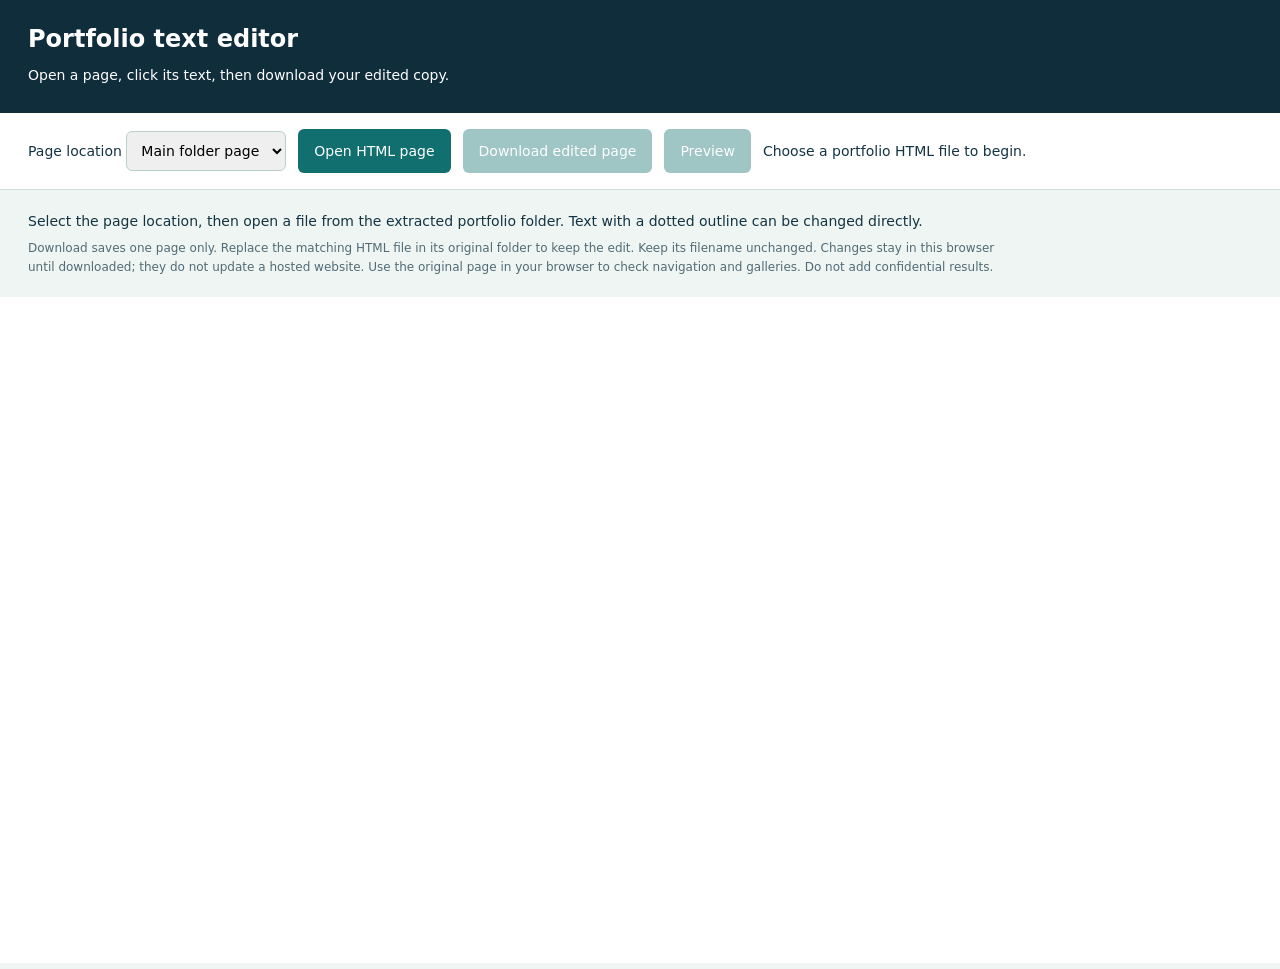
<file: editor.html>
<!doctype html><html lang="en"><meta charset="utf-8"><meta name="viewport" content="width=device-width,initial-scale=1"><title>Portfolio text editor — Esha Zaman</title><style>
*{box-sizing:border-box}body{margin:0;font:14px/1.6 system-ui;background:#eef5f2;color:#143443}header{padding:20px 28px;background:#102d3c;color:white}h1{font-size:24px;margin:0}p{margin:6px 0}.tools{display:flex;gap:12px;align-items:center;flex-wrap:wrap;padding:16px 28px;background:white;border-bottom:1px solid #cdded8}button,.file{border:0;border-radius:6px;background:#116f70;color:white;padding:11px 16px;font:inherit;cursor:pointer}button:disabled{opacity:.4;cursor:default}select{padding:10px;font:inherit;border:1px solid #b9d1c9;border-radius:6px}.file input{display:none}iframe{width:100%;height:74vh;border:0;background:white}.help{padding:14px 28px;max-width:1050px}.status{color:#116f70;font-weight:600}.note{color:#526b76;font-size:12px}a{color:inherit}</style>
<header><h1>Portfolio text editor</h1><p>Open a page, click its text, then download your edited copy.</p></header>
<div class="tools"><label>Page location <select id="location"><option value="">Main folder page</option><option value="projects/">Project page</option></select></label><label class="file">Open HTML page<input id="file" type="file" accept=".html,text/html"></label><button id="save" disabled>Download edited page</button><button id="preview" disabled>Preview</button><span id="status" role="status">Choose a portfolio HTML file to begin.</span></div>
<div class="help"><p>Select the page location, then open a file from the extracted portfolio folder. Text with a dotted outline can be changed directly.</p><p class="note">Download saves one page only. Replace the matching HTML file in its original folder to keep the edit. Keep its filename unchanged. Changes stay in this browser until downloaded; they do not update a hosted website. Use the original page in your browser to check navigation and galleries. Do not add confidential results.</p></div><iframe id="canvas" title="Editable portfolio page" sandbox="allow-same-origin"></iframe>
<script>
const picker=document.getElementById('file'),frame=document.getElementById('canvas'),save=document.getElementById('save'),preview=document.getElementById('preview'),status=document.getElementById('status');let filename='',editing=true,dirty=false;
picker.onchange=async()=>{const file=picker.files[0];if(!file)return;filename=file.name;const parser=new DOMParser(),doc=parser.parseFromString(await file.text(),'text/html');doc.querySelectorAll('script').forEach(n=>n.remove());const base=doc.createElement('base');base.href=new URL('./'+document.getElementById('location').value,location.href).href;doc.head.prepend(base);const style=doc.createElement('style');style.id='edit-style';style.textContent='[contenteditable=true]{outline:1px dotted #1b938b;outline-offset:4px;cursor:text}';doc.head.append(style);frame.srcdoc='<!doctype html>'+doc.documentElement.outerHTML;editing=true;dirty=false;};
frame.onload=()=>{const doc=frame.contentDocument;if(!doc||!filename)return;doc.querySelectorAll('h1,h2,h3,h4,p,figcaption,dt,dd,li,.hero-footer span,.work-meta,.eyebrow,.small-muted,.mini-slide strong,.mini-slide small').forEach(el=>{if(!el.querySelector('h1,h2,h3,p,li')){el.contentEditable='true';el.spellcheck=true;}});doc.addEventListener('click',e=>{if(e.target.closest('a'))e.preventDefault();});doc.addEventListener('input',()=>{dirty=true;status.textContent='Unsaved changes — download to keep them.'});save.disabled=false;preview.disabled=false;preview.textContent='Preview';status.textContent='Editing '+filename;};
preview.onclick=()=>{editing=!editing;frame.contentDocument.querySelectorAll('[contenteditable]').forEach(el=>el.contentEditable=String(editing));preview.textContent=editing?'Preview':'Resume editing';};
save.onclick=()=>{const doc=frame.contentDocument.cloneNode(true);doc.querySelector('base')?.remove();doc.getElementById('edit-style')?.remove();doc.querySelectorAll('[contenteditable]').forEach(el=>{el.removeAttribute('contenteditable');el.removeAttribute('spellcheck')});const script=doc.createElement('script');script.defer=true;script.src=document.getElementById('location').value?'../assets/site.js':'assets/site.js';doc.body.append(script);const url=URL.createObjectURL(new Blob(['<!doctype html>\n'+doc.documentElement.outerHTML],{type:'text/html'}));const a=document.createElement('a');a.href=url;a.download=filename;a.click();setTimeout(()=>URL.revokeObjectURL(url),1000);dirty=false;status.textContent='Downloaded '+filename+' — replace the original file to apply.';};
window.addEventListener('beforeunload',e=>{if(dirty){e.preventDefault();e.returnValue='';}});
</script></html>
</file>
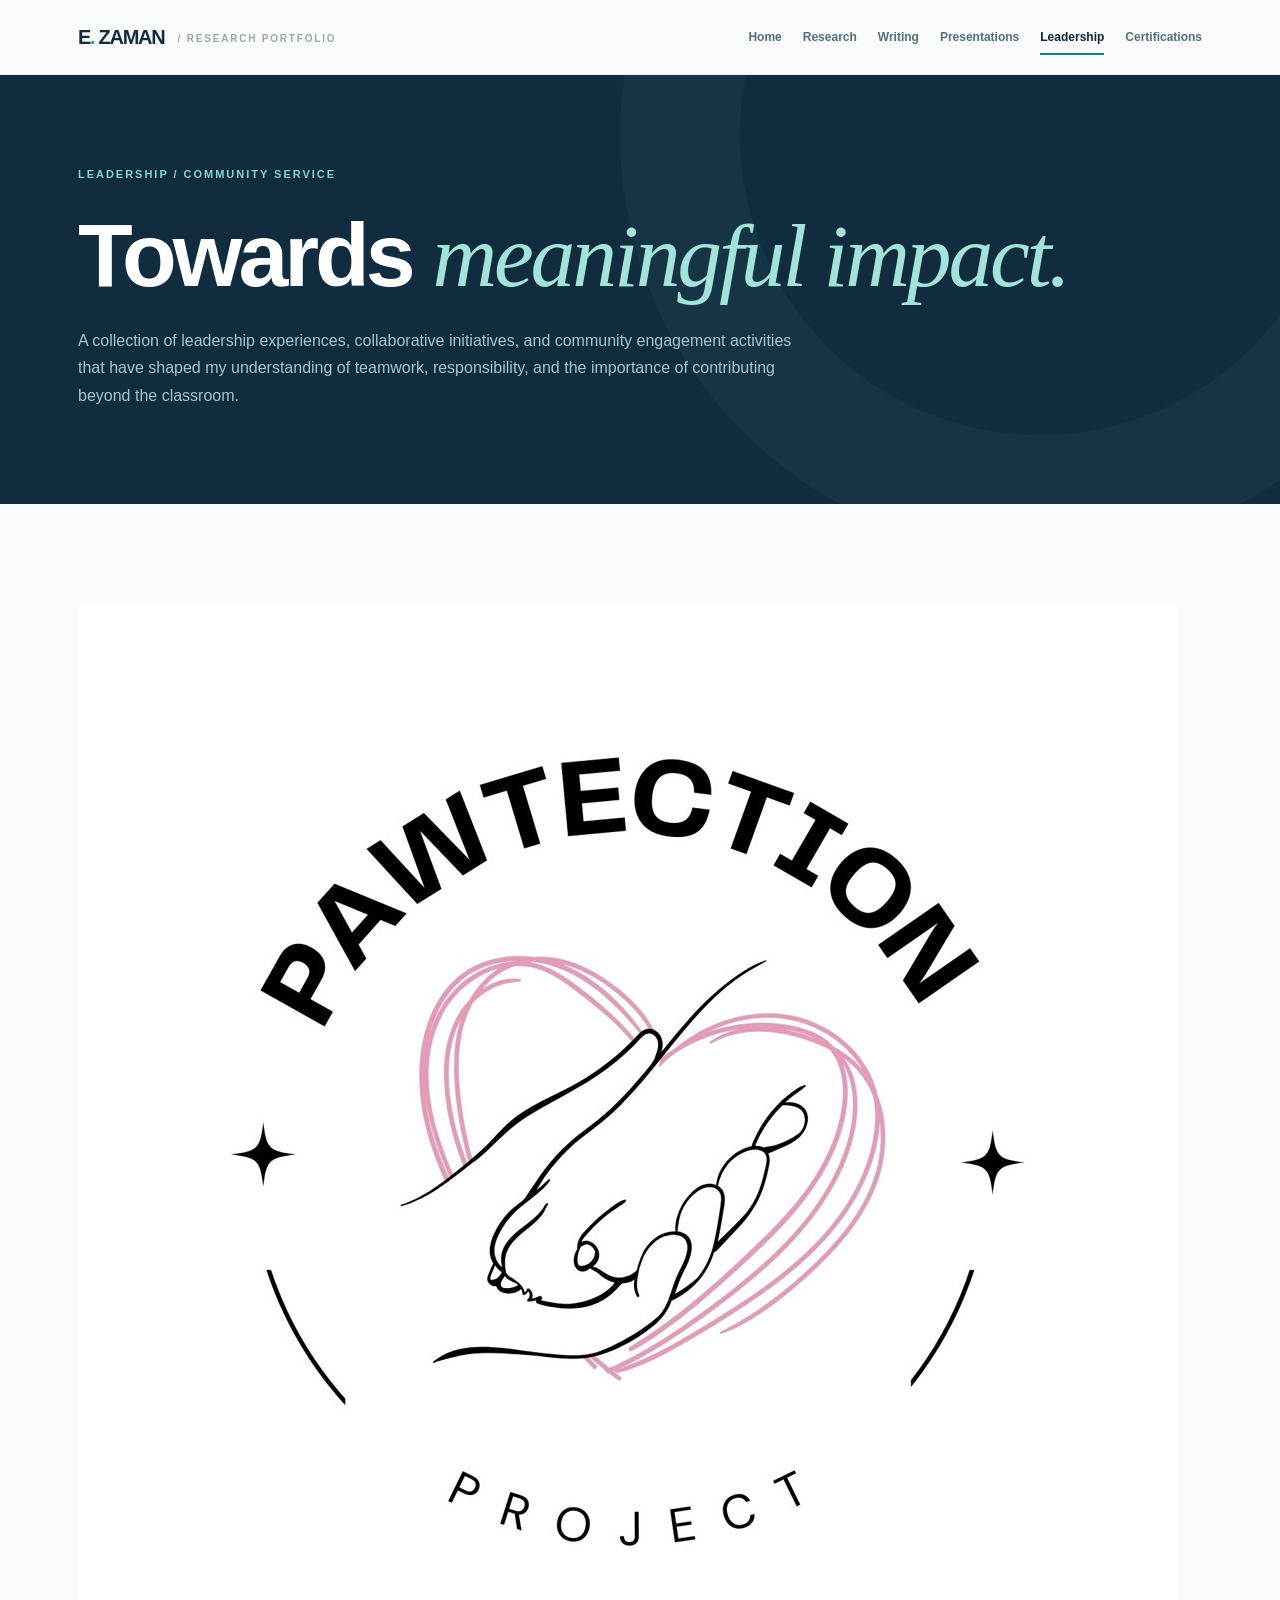
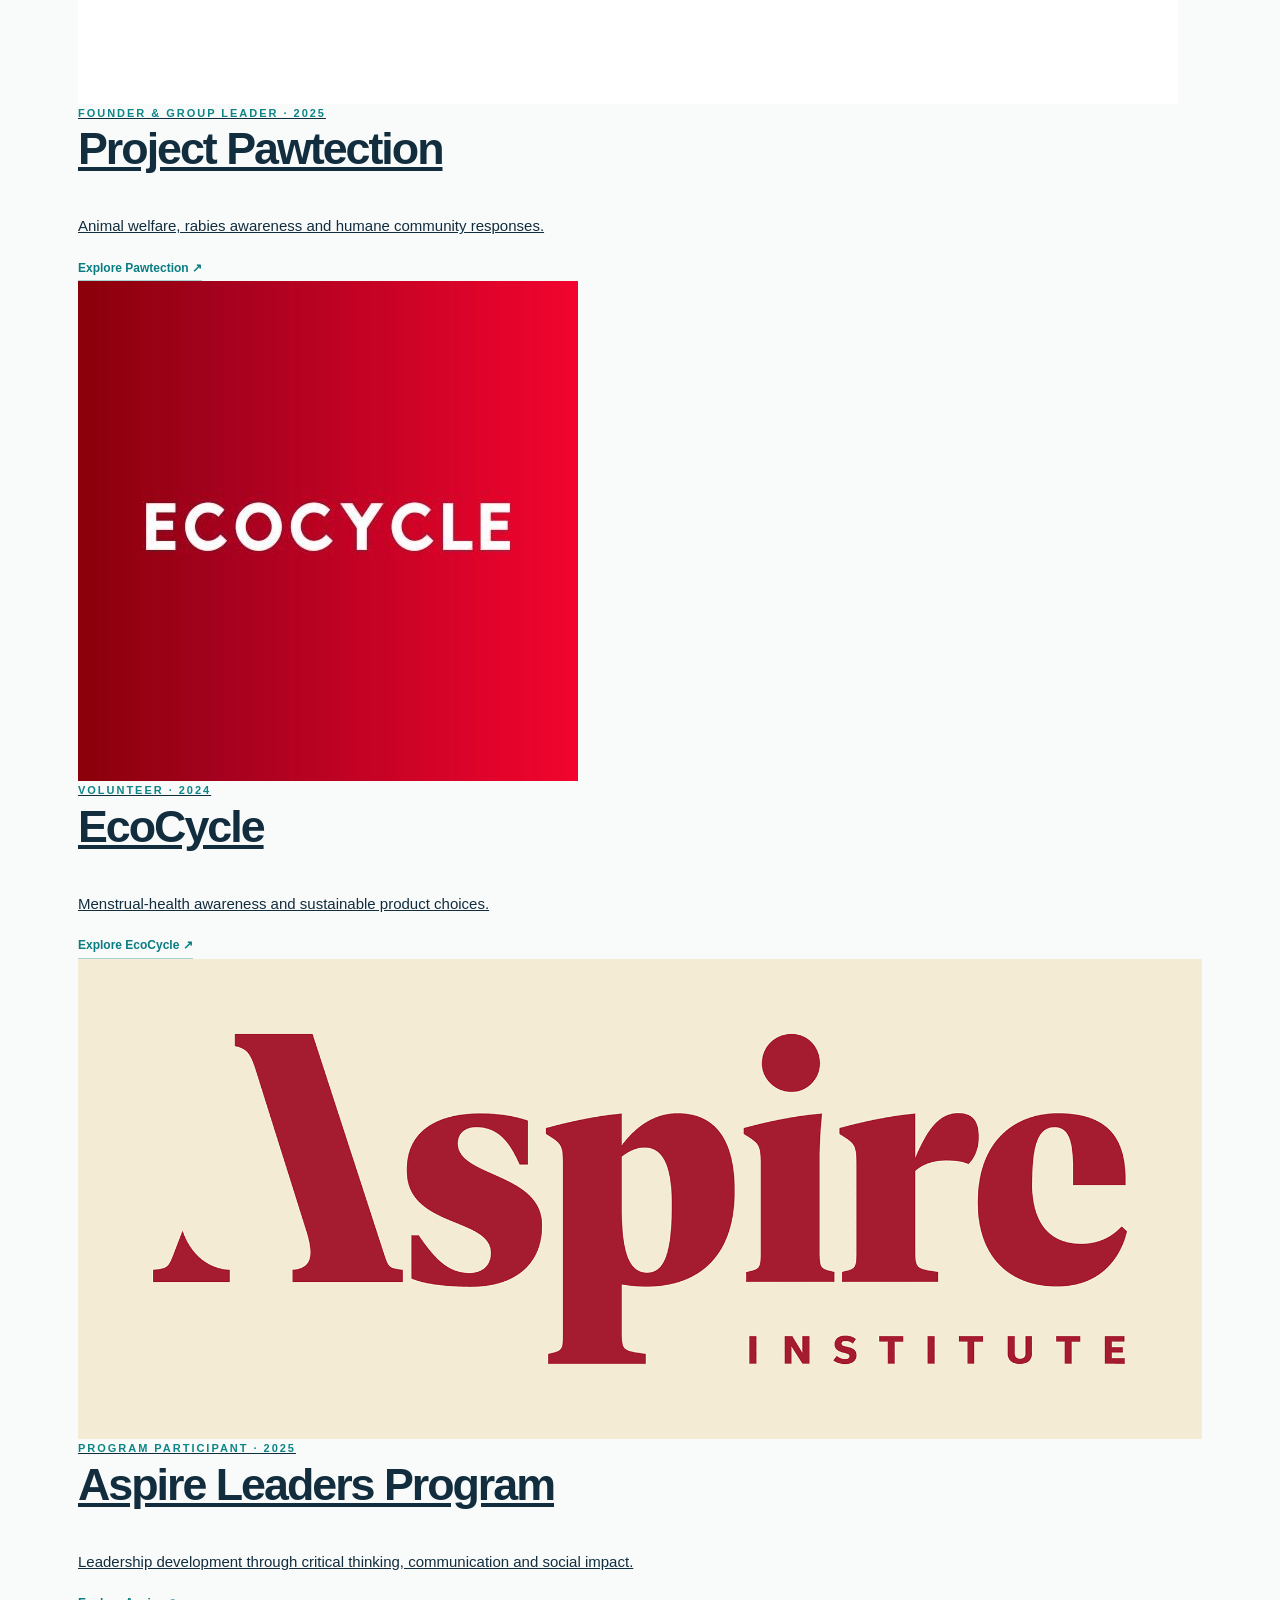
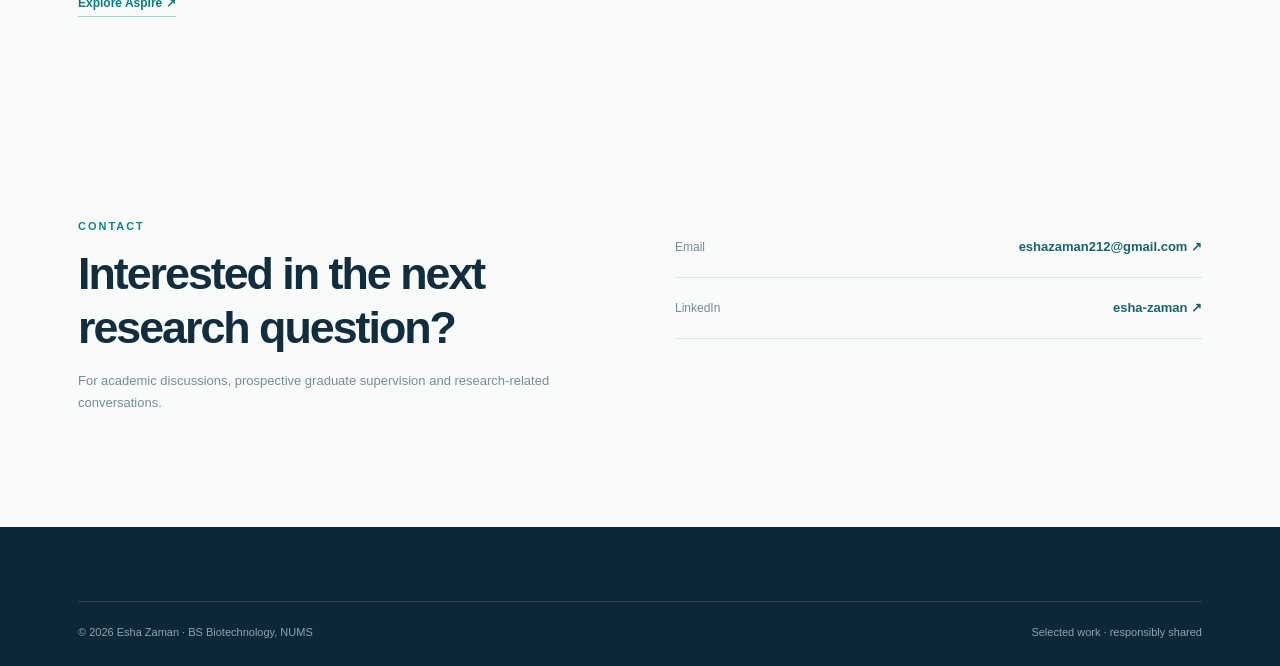
<file: impact.html>
<!DOCTYPE html>

<html lang="en"><head><meta charset="utf-8"/><meta content="width=device-width,initial-scale=1" name="viewport"/><meta content="#0f2534" name="theme-color"/><meta content="Academic portfolio of biotechnology researcher Esha Zaman. Research, scientific writing and community impact." name="description"/><title>Leadership and impact | Esha Zaman</title><link href="assets/site.css" rel="stylesheet"/><link href="assets/favicon.svg" rel="icon" type="image/svg+xml"/></head><body><a class="skip" href="#main">Skip to content</a><header class="header"><div class="wrap head-inner"><a class="wordmark" href="index.html">E<span class="dot">.</span> ZAMAN <span class="wordmark-caption">/ RESEARCH PORTFOLIO</span></a><button aria-controls="main-nav" aria-expanded="false" aria-label="Open navigation" class="nav-toggle" type="button"><span></span><span></span><span></span></button><nav aria-label="Main navigation" class="nav" id="main-nav"><a href="index.html">Home</a><a href="research.html">Research</a><a href="writing.html">Writing</a><a href="presentations.html">Presentations</a><a aria-current="page" href="impact.html">Leadership</a><a href="certifications.html">Certifications</a></nav></div></header><main id="main"><section class="page-hero leadership-intro"><div class="wrap"><div class="eyebrow">Leadership / Community service</div><h1><span class="title-white">Towards</span> <em>meaningful impact.</em></h1><p>A collection of leadership experiences, collaborative initiatives, and community engagement activities that have shaped my understanding of teamwork, responsibility, and the importance of contributing beyond the classroom.</p></div></section><section class="section"><div class="wrap"><div class="leadership-overview"><a class="leadership-card" href="projects/pawtection.html"><img class="project-round-logo" src="assets/projects/pawtection_logo.jpg" alt="Pawtection"><div class="small-label">Founder &amp; group leader · 2025</div><h2>Project Pawtection</h2><p>Animal welfare, rabies awareness and humane community responses.</p><span class="text-link">Explore Pawtection ↗</span></a><a class="leadership-card" href="projects/ecocycle.html"><img class="project-round-logo" src="assets/projects/ecocycle_logo.jpg" alt="EcoCycle"><div class="small-label">Volunteer · 2024</div><h2>EcoCycle</h2><p>Menstrual-health awareness and sustainable product choices.</p><span class="text-link">Explore EcoCycle ↗</span></a><a class="leadership-card" href="projects/aspire.html"><img class="aspire-card-logo" src="assets/leadership/aspire-logo.png" alt="Aspire Institute"><div class="small-label">Program participant · 2025</div><h2>Aspire Leaders Program</h2><p>Leadership development through critical thinking, communication and social impact.</p><span class="text-link">Explore Aspire ↗</span></a></div></div></section></main><section class="section shared-contact" id="contact"><div class="wrap contact-panel"><div><div class="eyebrow">Contact</div><h2>Interested in the next research question?</h2><p>For academic discussions, prospective graduate supervision and research-related conversations.</p></div><div><a href="mailto:eshazaman212@gmail.com" class="contact-row"><span>Email</span><strong>eshazaman212@gmail.com ↗</strong></a><a href="https://www.linkedin.com/in/esha-zaman" target="_blank" rel="noopener noreferrer" class="contact-row"><span>LinkedIn</span><strong>esha-zaman ↗</strong></a></div></div></section><footer class="footer shared-footer"><div class="wrap"><div class="footer-bottom"><span>© 2026 Esha Zaman · BS Biotechnology, NUMS</span><span>Selected work · responsibly shared</span></div></div></footer><script defer="" src="assets/site.js"></script></body></html>
</file>
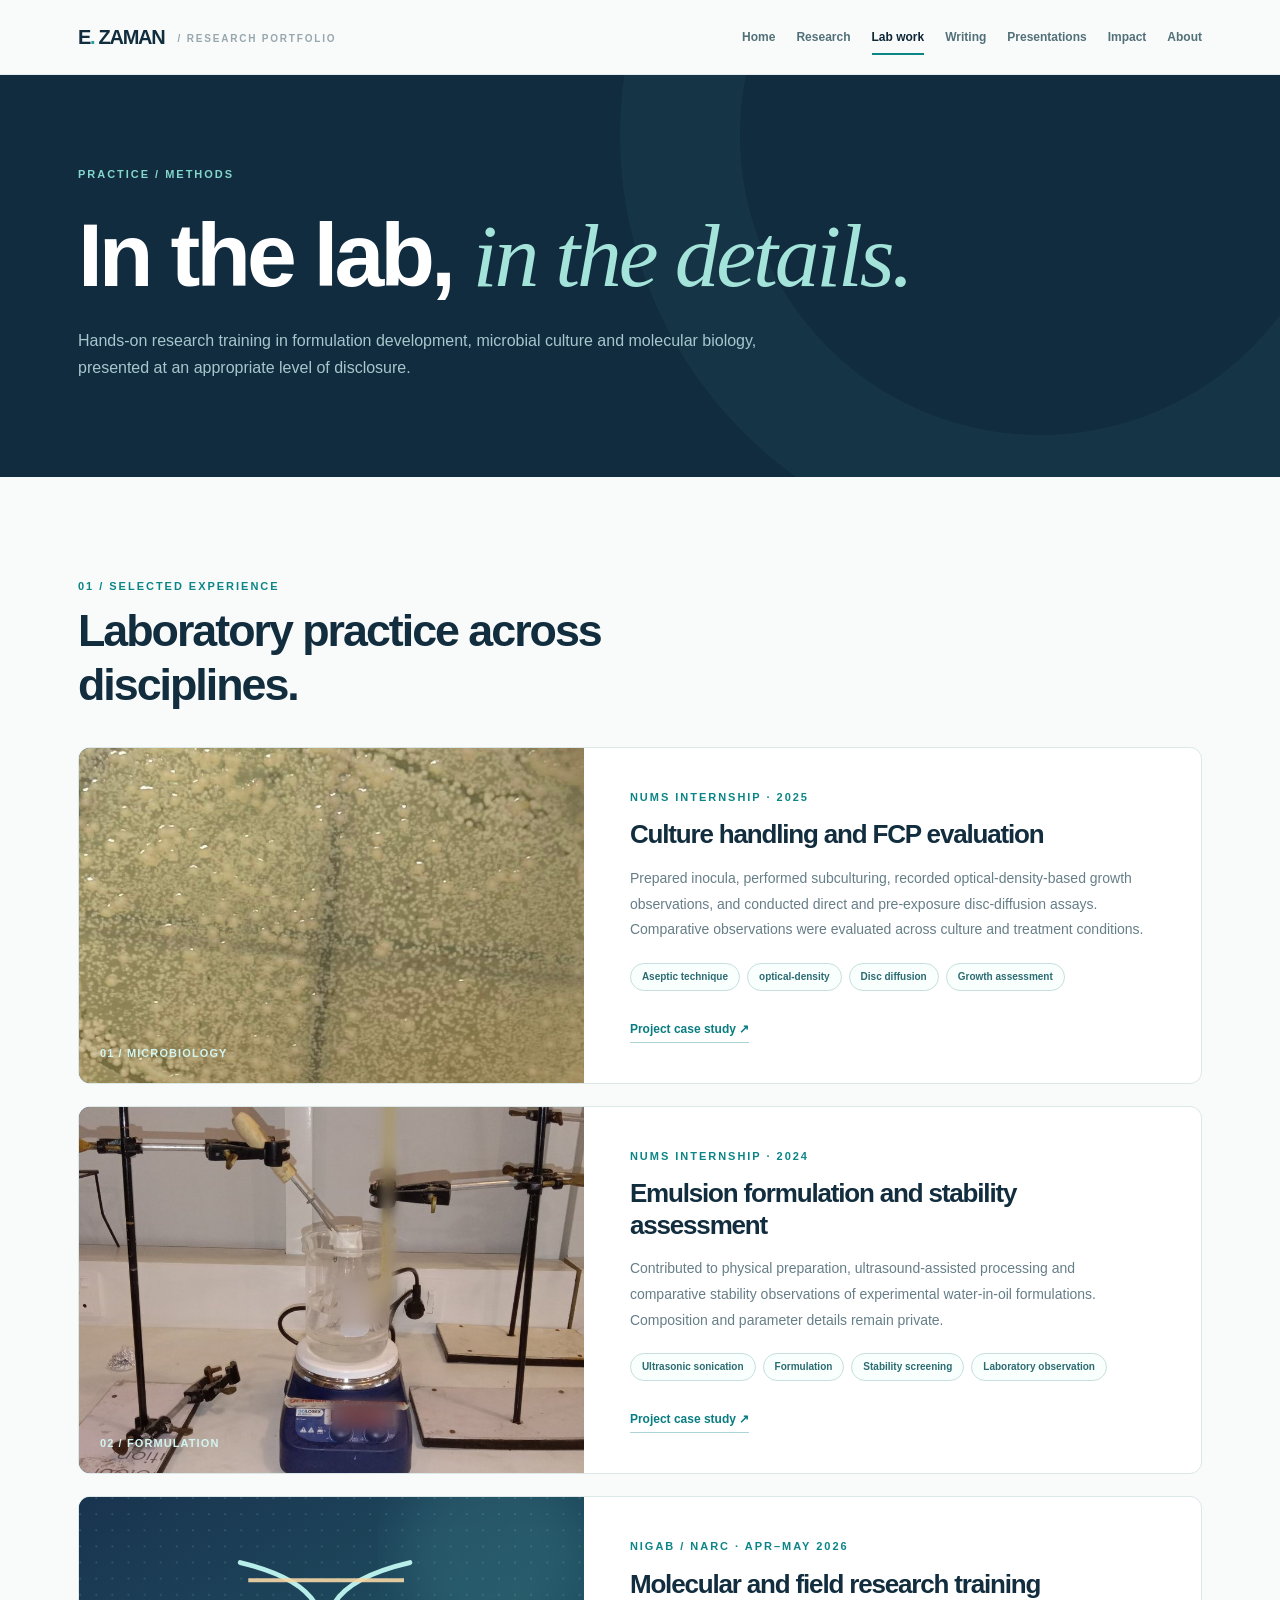
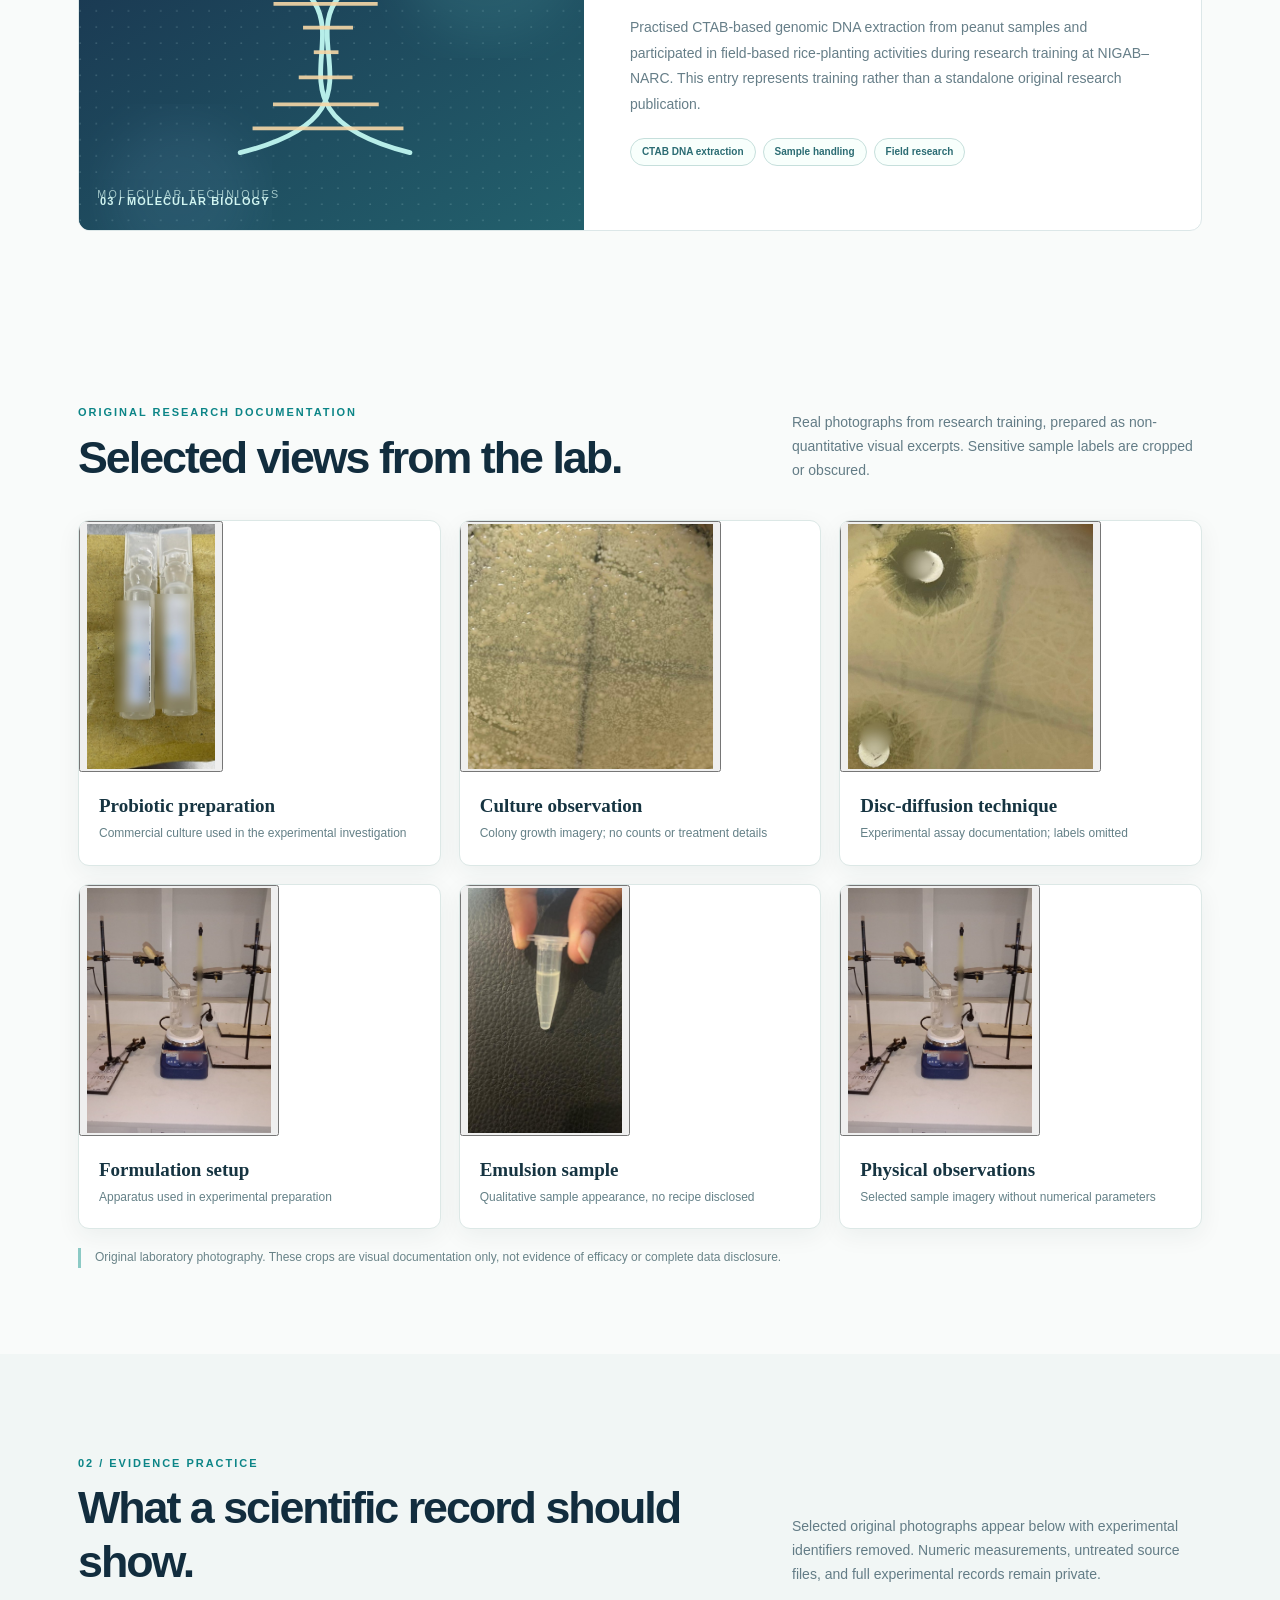
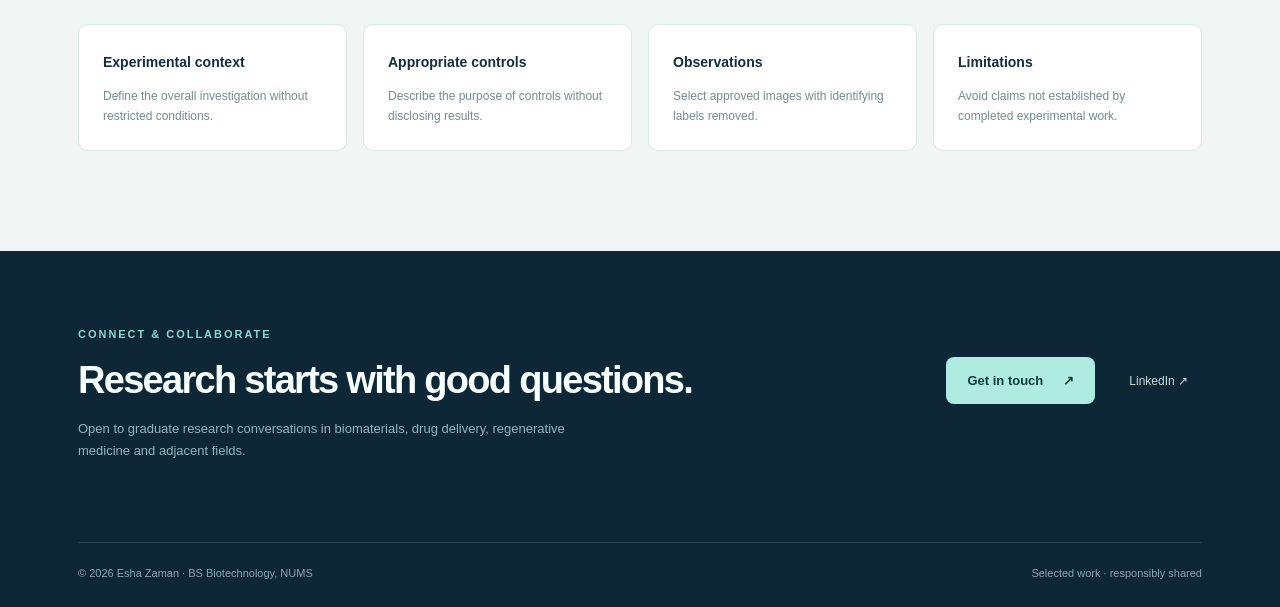
<file: lab.html>
<!DOCTYPE html>

<html lang="en"><head><meta charset="utf-8"/><meta content="width=device-width,initial-scale=1" name="viewport"/><meta content="#0f2534" name="theme-color"/><meta content="Academic portfolio of biotechnology researcher Esha Zaman. Research, scientific writing and community impact." name="description"/><title>Laboratory work | Esha Zaman</title><link href="assets/site.css" rel="stylesheet"/><link href="assets/favicon.svg" rel="icon" type="image/svg+xml"/></head><body><a class="skip" href="#main">Skip to content</a><header class="header"><div class="wrap head-inner"><a class="wordmark" href="index.html">E<span class="dot">.</span> ZAMAN <span class="wordmark-caption">/ RESEARCH PORTFOLIO</span></a><button aria-controls="main-nav" aria-expanded="false" aria-label="Open navigation" class="nav-toggle" type="button"><span></span><span></span><span></span></button><nav aria-label="Main navigation" class="nav" id="main-nav"><a href="index.html">Home</a><a href="research.html">Research</a><a aria-current="page" href="lab.html">Lab work</a><a href="writing.html">Writing</a><a href="presentations.html">Presentations</a><a href="impact.html">Impact</a><a href="about.html">About</a></nav></div></header><main id="main"><section class="page-hero"><div class="wrap"><div class="eyebrow">Practice / Methods</div><h1>In the lab, <em>in the details.</em></h1><p>Hands-on research training in formulation development, microbial culture and molecular biology, presented at an appropriate level of disclosure.</p></div></section><section class="section"><div class="wrap"><div class="section-head"><div><div class="eyebrow">01 / Selected experience</div><h2>Laboratory practice across disciplines.</h2></div></div><div class="lab-stack"><article class="lab-entry"><div class="lab-visual"><img alt="Original culture-plate detail, identifying sample information cropped" src="assets/projects/probiotic-colonies-a.jpg"/><span>01 / MICROBIOLOGY</span></div><div class="lab-copy"><div class="eyebrow">NUMS internship · 2025</div><h3>Culture handling and FCP evaluation</h3><p>Prepared inocula, performed subculturing, recorded optical-density-based growth observations, and conducted direct and pre-exposure disc-diffusion assays. Comparative observations were evaluated across culture and treatment conditions.</p><div class="tag-list"><span class="pill">Aseptic technique</span><span class="pill">optical-density</span><span class="pill">Disc diffusion</span><span class="pill">Growth assessment</span></div><a class="text-link" href="projects/fish-collagen.html">Project case study ↗</a></div></article>
<article class="lab-entry"><div class="lab-visual"><img alt="Original laboratory apparatus photograph" src="assets/projects/emulsion-original-lab-setup.jpg"/><span>02 / FORMULATION</span></div><div class="lab-copy"><div class="eyebrow">NUMS internship · 2024</div><h3>Emulsion formulation and stability assessment</h3><p>Contributed to physical preparation, ultrasound-assisted processing and comparative stability observations of experimental water-in-oil formulations. Composition and parameter details remain private.</p><div class="tag-list"><span class="pill">Ultrasonic sonication</span><span class="pill">Formulation</span><span class="pill">Stability screening</span><span class="pill">Laboratory observation</span></div><a class="text-link" href="projects/emulsion.html">Project case study ↗</a></div></article>
<article class="lab-entry"><div class="lab-visual"><img alt="Illustrative molecular biology graphic" src="assets/art/hybridization.svg"/><span>03 / MOLECULAR BIOLOGY</span></div><div class="lab-copy"><div class="eyebrow">NIGAB / NARC · Apr–May 2026</div><h3>Molecular and field research training</h3><p>Practised CTAB-based genomic DNA extraction from peanut samples and participated in field-based rice-planting activities during research training at NIGAB–NARC. This entry represents training rather than a standalone original research publication.</p><div class="tag-list"><span class="pill">CTAB DNA extraction</span><span class="pill">Sample handling</span><span class="pill">Field research</span></div></div></article></div></div></section><section class="section gallery-section" id="visual-evidence"><div class="wrap"><div class="section-head"><div><div class="eyebrow">Original research documentation</div><h2>Selected views from the lab.</h2></div><p class="section-lead">Real photographs from research training, prepared as non-quantitative visual excerpts. Sensitive sample labels are cropped or obscured.</p></div><div class="evidence-grid">
<figure class="evidence-photo"><img alt="Actual commercial probiotic preparation with printed identifiers obscured" loading="lazy" src="assets/projects/probiotic-original-vials-redacted.jpg"/><figcaption><b>Probiotic preparation</b><span>Commercial culture used in the experimental investigation</span></figcaption></figure>
<figure class="evidence-photo"><img alt="Original culture plate showing colony morphology in a central crop" loading="lazy" src="assets/projects/probiotic-colonies-a.jpg"/><figcaption><b>Culture observation</b><span>Colony growth imagery; no counts or treatment details</span></figcaption></figure>
<figure class="evidence-photo"><img alt="Cropped disc-diffusion assay photograph" loading="lazy" src="assets/projects/probiotic-disc-a.jpg"/><figcaption><b>Disc-diffusion technique</b><span>Experimental assay documentation; labels omitted</span></figcaption></figure>
<figure class="evidence-photo"><img alt="Original lab apparatus during emulsion work" loading="lazy" src="assets/projects/emulsion-original-lab-setup.jpg"/><figcaption><b>Formulation setup</b><span>Apparatus used in experimental preparation</span></figcaption></figure>
<figure class="evidence-photo"><img alt="Original emulsion sample photograph" loading="lazy" src="assets/projects/emulsion-original-sample.jpg"/><figcaption><b>Emulsion sample</b><span>Qualitative sample appearance, no recipe disclosed</span></figcaption></figure>
<figure class="evidence-photo"><img alt="Original test tubes containing emulsion samples" loading="lazy" src="assets/projects/emulsion-original-lab-setup.jpg"/><figcaption><b>Physical observations</b><span>Selected sample imagery without numerical parameters</span></figcaption></figure>
</div><p class="gallery-disclaimer">Original laboratory photography. These crops are visual documentation only, not evidence of efficacy or complete data disclosure.</p></div></section><section class="section alt"><div class="wrap"><div class="section-head"><div><div class="eyebrow">02 / Evidence practice</div><h2>What a scientific record should show.</h2></div><p class="section-lead">Selected original photographs appear below with experimental identifiers removed. Numeric measurements, untreated source files, and full experimental records remain private.</p></div><div class="process-grid"><div><b>Experimental context</b><p>Define the overall investigation without restricted conditions.</p></div><div><b>Appropriate controls</b><p>Describe the purpose of controls without disclosing results.</p></div><div><b>Observations</b><p>Select approved images with identifying labels removed.</p></div><div><b>Limitations</b><p>Avoid claims not established by completed experimental work.</p></div></div></div></section></main><footer class="footer"><div class="wrap"><div class="footer-top"><div><div class="eyebrow">Connect &amp; collaborate</div><h2>Research starts with good questions.</h2><p>Open to graduate research conversations in biomaterials, drug delivery, regenerative medicine and adjacent fields.</p></div><div class="footer-action"><a class="button bright" href="mailto:eshazaman212@gmail.com">Get in touch <span aria-hidden="true">↗</span></a><a class="footer-link" href="https://www.linkedin.com/in/esha-zaman" rel="noopener noreferrer" target="_blank">LinkedIn <span aria-hidden="true">↗</span></a></div></div><div class="footer-bottom"><span>© 2026 Esha Zaman · BS Biotechnology, NUMS</span><span>Selected work · responsibly shared</span></div></div></footer><script defer="" src="assets/site.js"></script></body></html>
</file>
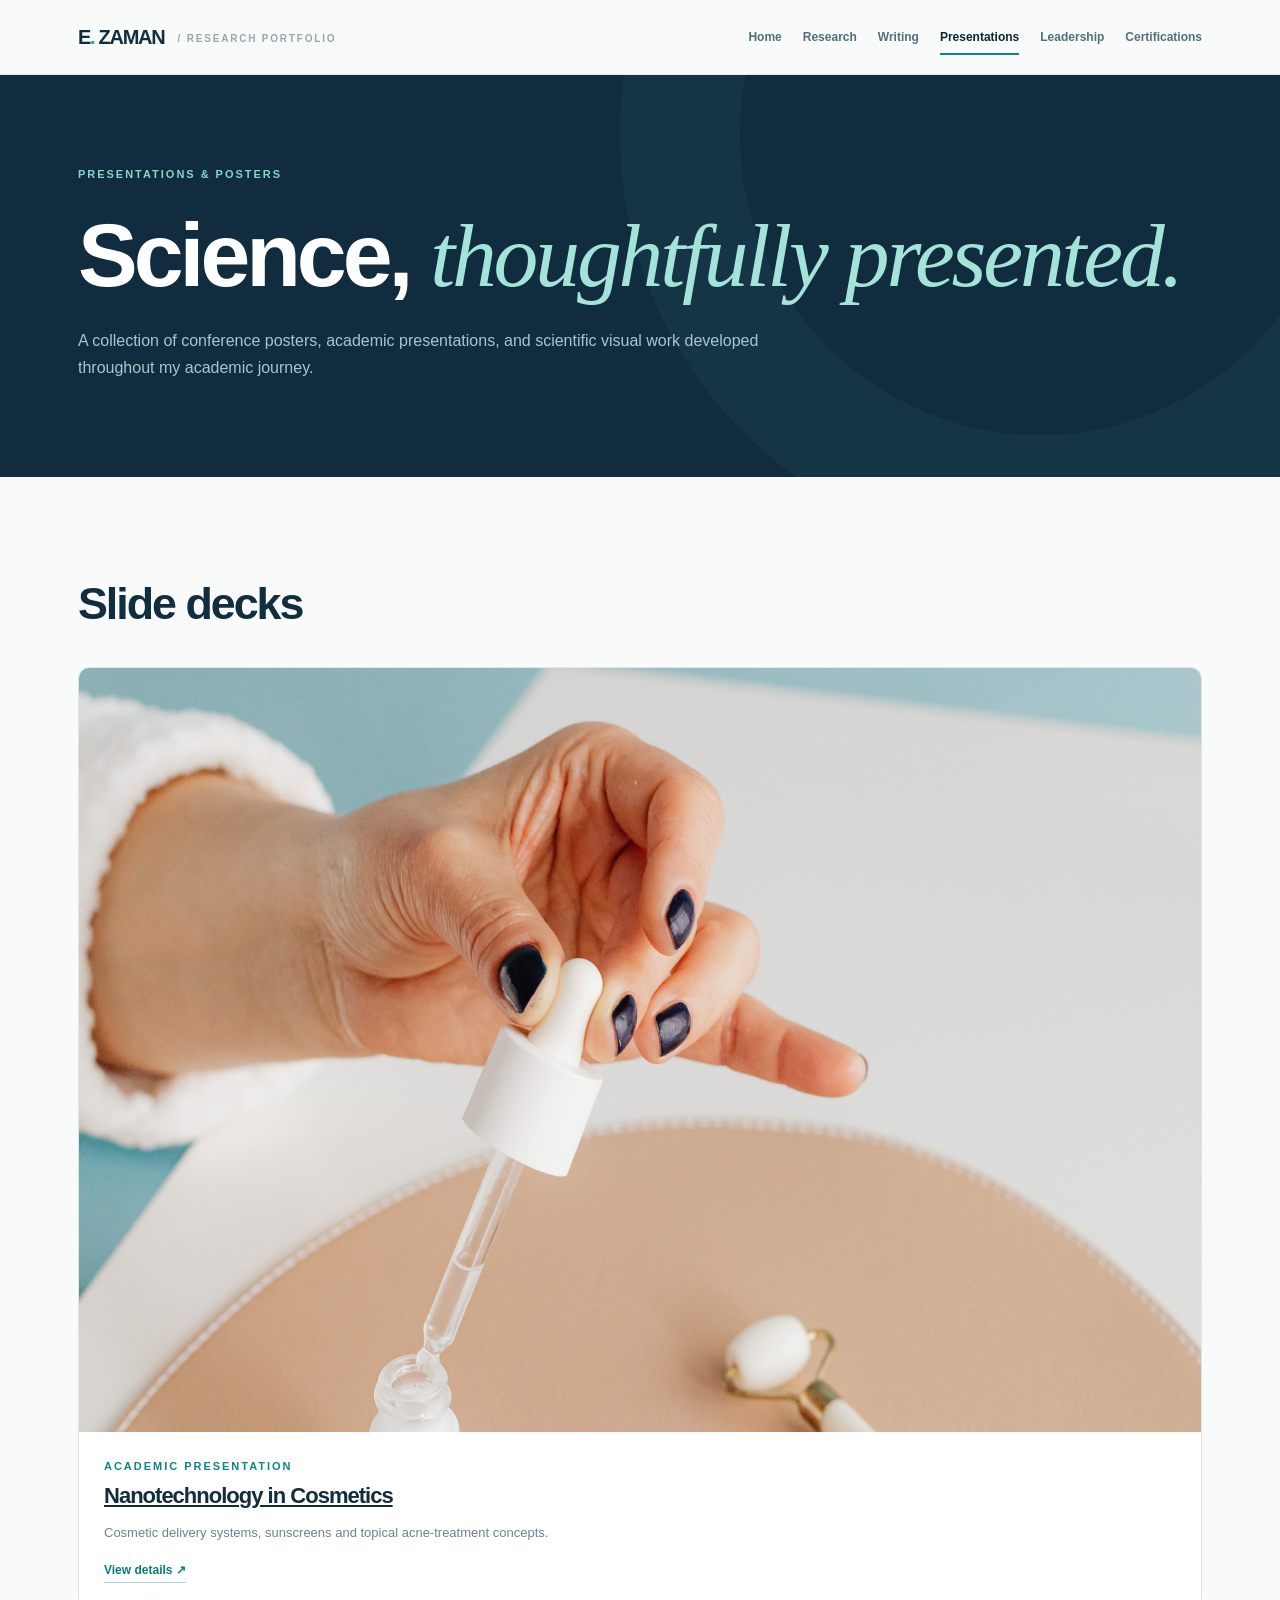
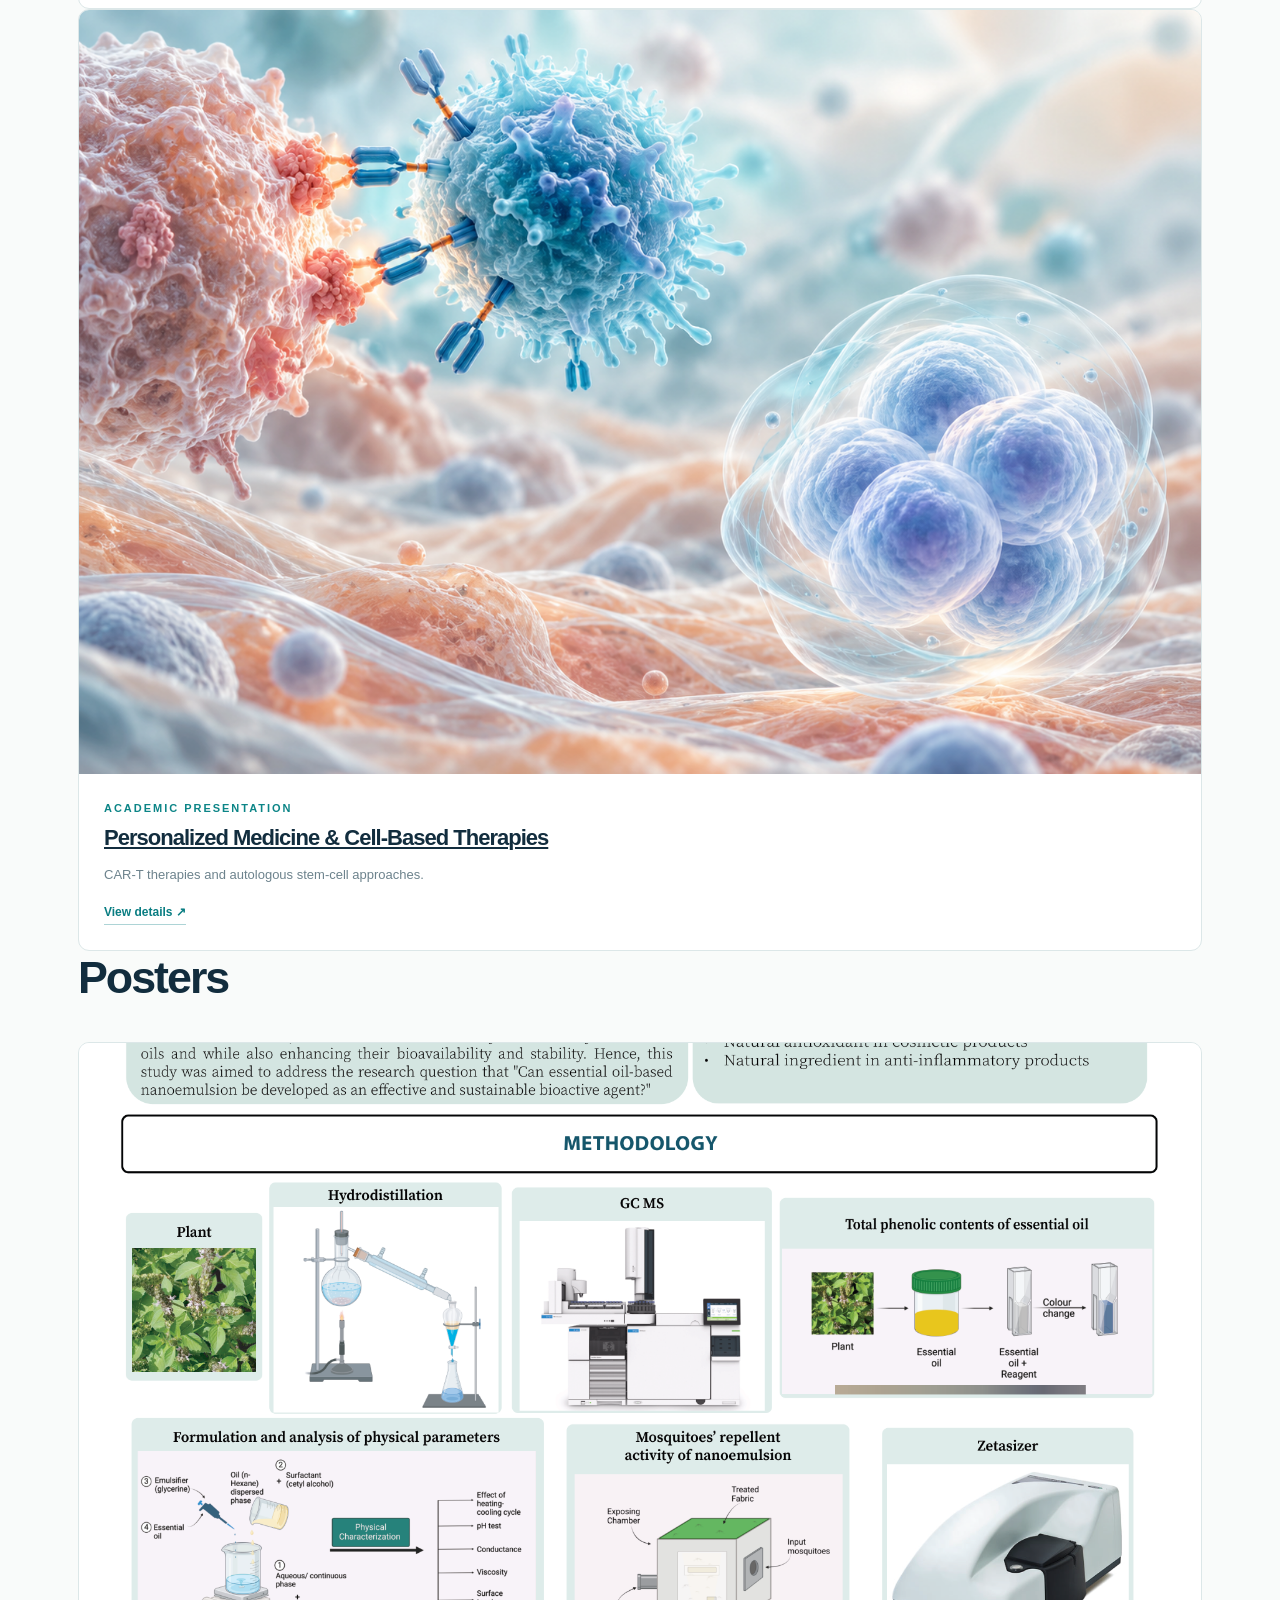
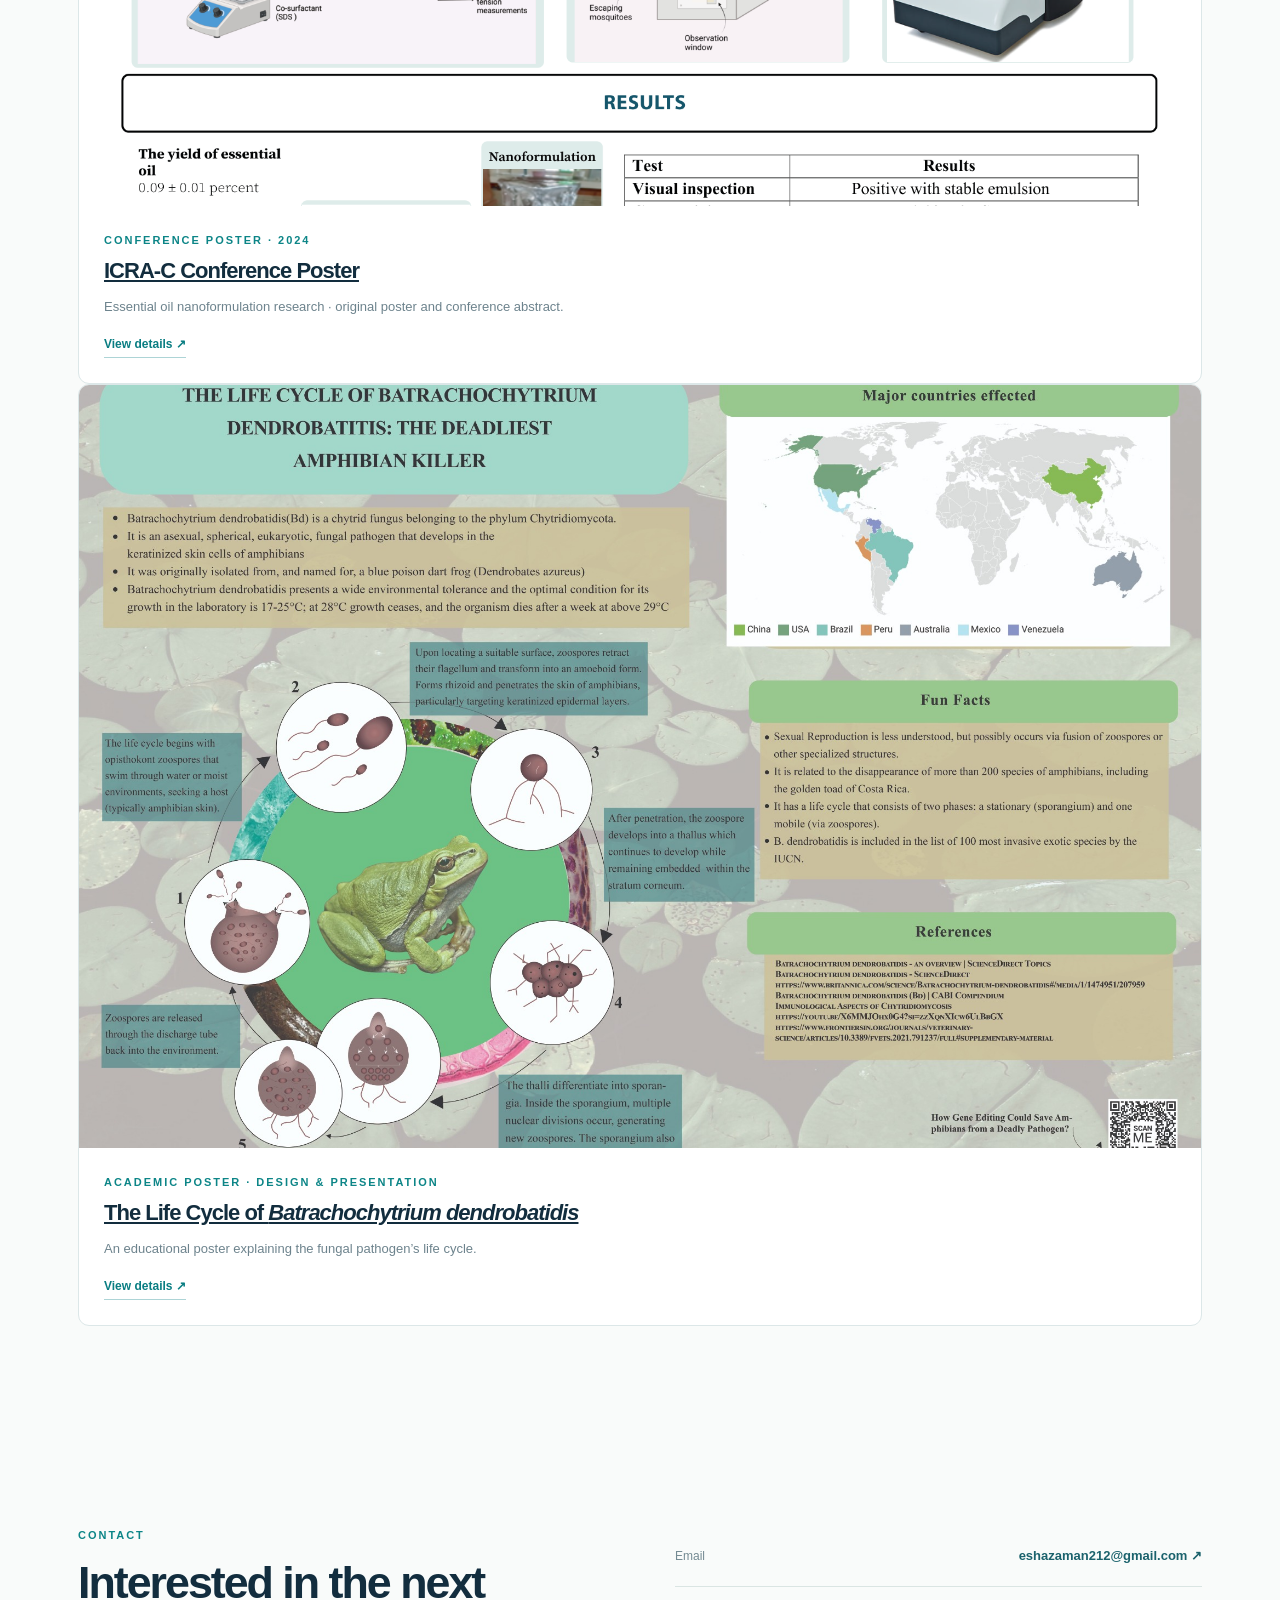
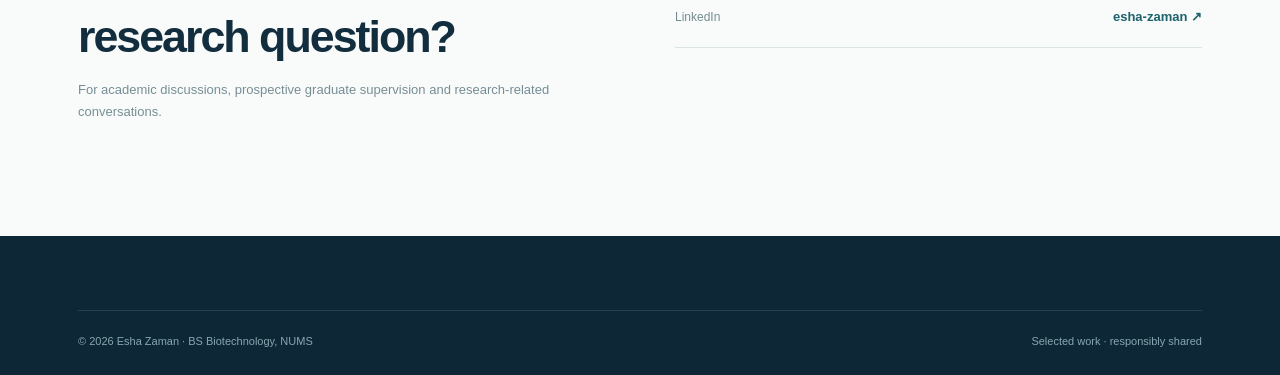
<file: presentations.html>
<!DOCTYPE html>

<html lang="en"><head><meta charset="utf-8"/><meta content="width=device-width,initial-scale=1" name="viewport"/><meta content="#0f2534" name="theme-color"/><meta content="Academic portfolio of biotechnology researcher Esha Zaman. Research, scientific writing and community impact." name="description"/><title>Presentations and figures | Esha Zaman</title><link href="assets/site.css" rel="stylesheet"/><link href="assets/favicon.svg" rel="icon" type="image/svg+xml"/></head><body><a class="skip" href="#main">Skip to content</a><header class="header"><div class="wrap head-inner"><a class="wordmark" href="index.html">E<span class="dot">.</span> ZAMAN <span class="wordmark-caption">/ RESEARCH PORTFOLIO</span></a><button aria-controls="main-nav" aria-expanded="false" aria-label="Open navigation" class="nav-toggle" type="button"><span></span><span></span><span></span></button><nav aria-label="Main navigation" class="nav" id="main-nav"><a href="index.html">Home</a><a href="research.html">Research</a><a href="writing.html">Writing</a><a aria-current="page" href="presentations.html">Presentations</a><a href="impact.html">Leadership</a><a href="certifications.html">Certifications</a></nav></div></header><main id="main"><section class="page-hero"><div class="wrap"><div class="eyebrow">Presentations &amp; posters</div><h1>Science, <em>thoughtfully presented.</em></h1><p>A collection of conference posters, academic presentations, and scientific visual work developed throughout my academic journey.</p></div></section><section class="section"><div class="wrap"><h2 class="presentation-group-title">Slide decks</h2><div class="presentation-overview"><article class="presentation-card overview-card" id="nanocosmetics-presentation"><a href="projects/nanocosmetics-presentation.html" class="overview-image cosmetics-cover"><img src="assets/presentations/nanocosmetics-cover.png" alt="Nanotechnology in Cosmetics" loading="lazy"></a><div class="presentation-body"><div class="small-label">Academic presentation</div><h3><a href="projects/nanocosmetics-presentation.html">Nanotechnology in Cosmetics</a></h3><p>Cosmetic delivery systems, sunscreens and topical acne-treatment concepts.</p><a class="text-link" href="projects/nanocosmetics-presentation.html">View details ↗</a></div></article><article class="presentation-card overview-card"><a href="projects/cell-therapy-presentation.html" class="overview-image"><img src="assets/presentations/personalized-medicine-cover.png" alt="Personalized Medicine &amp; Cell-Based Therapies" loading="lazy"></a><div class="presentation-body"><div class="small-label">Academic presentation</div><h3><a href="projects/cell-therapy-presentation.html">Personalized Medicine &amp; Cell-Based Therapies</a></h3><p>CAR-T therapies and autologous stem-cell approaches.</p><a class="text-link" href="projects/cell-therapy-presentation.html">View details ↗</a></div></article></div><h2 class="presentation-group-title poster-group-title">Posters</h2><div class="presentation-overview"><article class="presentation-card overview-card"><a href="projects/icrac.html" class="overview-image"><img src="assets/presentations/icrac-original-poster.png" alt="ICRA-C Conference Poster" loading="lazy"></a><div class="presentation-body"><div class="small-label">Conference poster · 2024</div><h3><a href="projects/icrac.html">ICRA-C Conference Poster</a></h3><p>Essential oil nanoformulation research · original poster and conference abstract.</p><a class="text-link" href="projects/icrac.html">View details ↗</a></div></article><article class="presentation-card overview-card"><a href="projects/bd-poster.html" class="overview-image"><img src="assets/presentations/bd-original-poster.jpg" alt="The Life Cycle of Batrachochytrium dendrobatidis" loading="lazy"></a><div class="presentation-body"><div class="small-label">Academic poster · design &amp; presentation</div><h3><a href="projects/bd-poster.html">The Life Cycle of <i>Batrachochytrium dendrobatidis</i></a></h3><p>An educational poster explaining the fungal pathogen’s life cycle.</p><a class="text-link" href="projects/bd-poster.html">View details ↗</a></div></article></div></div></section></main><section class="section shared-contact" id="contact"><div class="wrap contact-panel"><div><div class="eyebrow">Contact</div><h2>Interested in the next research question?</h2><p>For academic discussions, prospective graduate supervision and research-related conversations.</p></div><div><a href="mailto:eshazaman212@gmail.com" class="contact-row"><span>Email</span><strong>eshazaman212@gmail.com ↗</strong></a><a href="https://www.linkedin.com/in/esha-zaman" target="_blank" rel="noopener noreferrer" class="contact-row"><span>LinkedIn</span><strong>esha-zaman ↗</strong></a></div></div></section><footer class="footer shared-footer"><div class="wrap"><div class="footer-bottom"><span>© 2026 Esha Zaman · BS Biotechnology, NUMS</span><span>Selected work · responsibly shared</span></div></div></footer><script defer="" src="assets/site.js"></script></body></html>
</file>
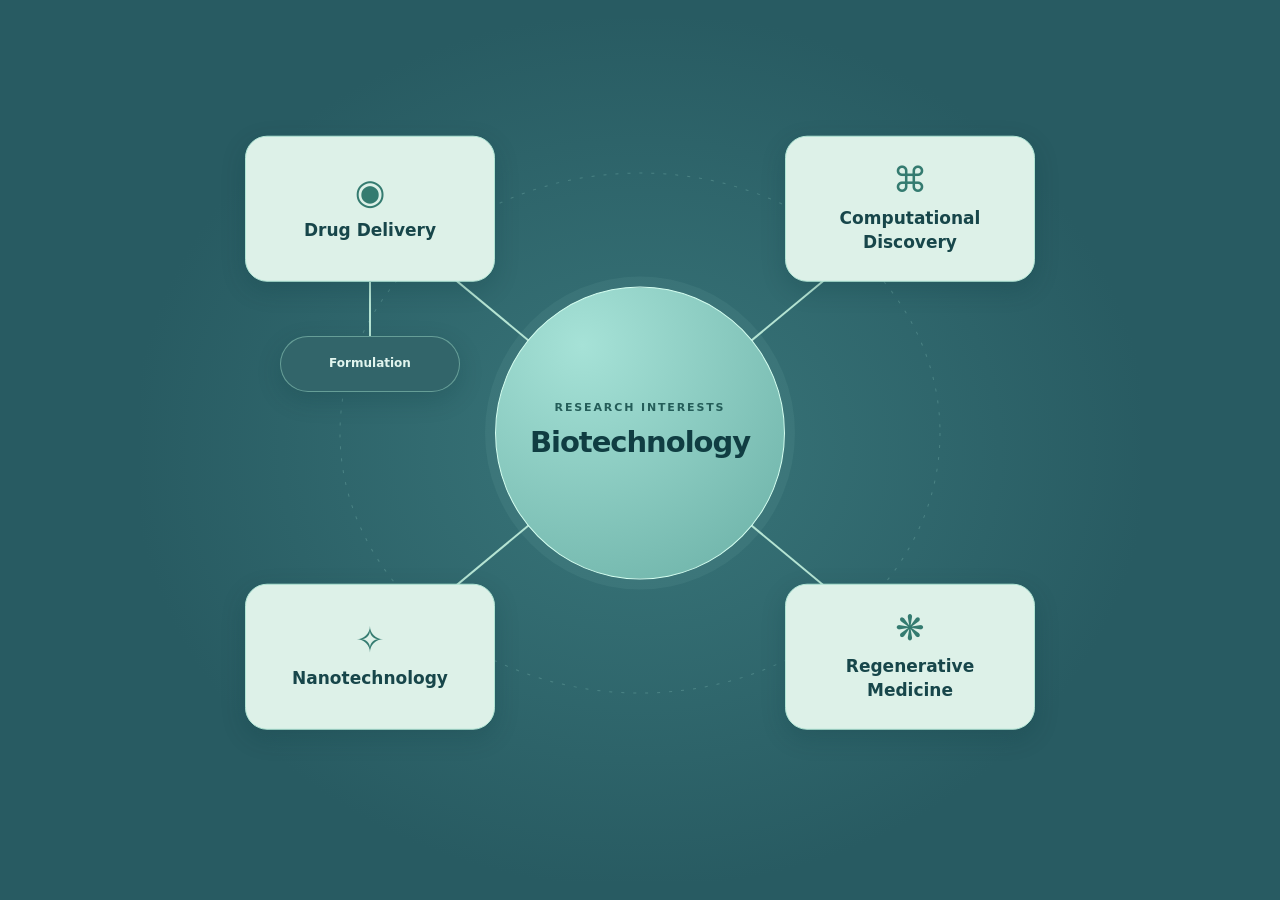
<file: research-interests.html>
<!doctype html><html lang="en"><head><meta charset="utf-8"><meta name="viewport" content="width=device-width,initial-scale=1"><meta name="theme-color" content="#0e2736"><title>Esha Zaman — Research Interests</title><style>
*{box-sizing:border-box}body{margin:0;background:#0e2736;color:#eaf8f4;font-family:system-ui,-apple-system,"Segoe UI",sans-serif;min-height:100vh;display:grid;place-items:center}.graph{position:relative;width:min(100vw,1000px);aspect-ratio:1.16;max-height:100vh;background:radial-gradient(ellipse at center,#214a54 0, #0e2736 68%);overflow:hidden}.lines{position:absolute;inset:0;width:100%;height:100%}.edge{stroke:#659e99;stroke-width:1.3;fill:none;transition:stroke .2s,stroke-width .2s}.orbit{stroke:#78c5b61c;fill:none;stroke-dasharray:3 9}.node{position:absolute;transform:translate(-50%,-50%);border:1px solid #94d0c163;background:#173d48;color:#e9faf4;cursor:pointer;font:600 clamp(10px,1.7vw,17px)/1.4 system-ui;text-align:center;display:flex;align-items:center;justify-content:center;flex-direction:column;gap:9px;padding:10px;transition:background .2s,box-shadow .2s,border-color .2s;box-shadow:0 8px 30px #03171d33}.node span{font-size:clamp(20px,3.5vw,35px);font-weight:400;line-height:1;color:#a6e2d7}.major{width:25%;height:17%;border-radius:22px}.center{left:50%;top:48%;width:29%;height:34%;border-radius:50%;background:radial-gradient(circle at 35% 20%,#386b70,#173e4b);font-size:clamp(16px,2.8vw,29px);letter-spacing:-.035em;border-color:#a6e2d782}.center span{font-size:clamp(7px,1.05vw,11px);letter-spacing:.17em;font-weight:600;color:#9ed3c8}.delivery{left:23%;top:22%}.computational{left:77%;top:22%}.nano{left:23%;top:74%}.regen{left:77%;top:74%}.minor{left:23%;top:40%;width:18%;height:6.5%;font-size:clamp(8px,1.25vw,12px);border-radius:30px;background:#153640;color:#9ec6bf;border-color:#79b5aa38;box-shadow:none;padding:4px}.node:hover,.node[aria-pressed=true]{background:#bce6d9;color:#153c42;border-color:#cbf4e7;box-shadow:0 0 35px #9adbc627}.node:hover span,.node[aria-pressed=true] span{color:#28665d}.node:focus-visible{outline:3px solid #f2d69b;outline-offset:5px}.edge.on{stroke:#c4f0df;stroke-width:3}.minor[aria-pressed=true]{background:#8ec9bb}.center[aria-pressed=true]{background:#bce6d9}.center[aria-pressed=true] span{color:#28665d}@media(max-width:550px){.graph{aspect-ratio:.94}.major{width:29%;height:15%;border-radius:16px}.center{width:30%;height:29%;font-size:17px}.node{gap:7px;padding:7px}.node span{font-size:24px}.center span{font-size:7px}.minor{width:23%;height:6%;font-size:9px}.delivery,.minor,.nano{left:20%}.computational,.regen{left:80%}.lines{display:none}.graph:before{content:'';position:absolute;left:20%;right:20%;top:22%;bottom:26%;border:1px solid #77ad9e55;transform:rotate(0deg);border-radius:50%}.center{z-index:2}}
@media(prefers-reduced-motion:reduce){.node,.edge{transition:none}}

body{background:#285b62}.graph{background:radial-gradient(ellipse at center,#39767a,#285b62 72%)}.node{background:#ddf1e8;color:#17464a;border-color:#b1e5d4;box-shadow:0 8px 25px #0a333533}.node span{color:#347b70}.center{background:radial-gradient(circle at 30% 20%,#a6e2d7,#69afa5);color:#103d42;border-color:#d5fff1;box-shadow:0 0 0 10px #a6e2d712}.center span{color:#245d59}.minor{background:#32656a;color:#e1f5ee;border-color:#95d0bf88}.edge{stroke:#b5e4d3;stroke-width:2}.orbit{stroke:#9bd8c940}.node:hover,.node[aria-pressed=true]{background:#fff7db;border-color:#fff0bb;color:#183f42}.edge.on{stroke:#ffedb6;stroke-width:3}@media(max-width:550px){.lines{display:block}.graph:before{display:none}.delivery,.minor,.nano{left:23%}.computational,.regen{left:77%}}
</style></head><body><main class="graph" aria-label="Interactive research interests map. Select nodes to highlight their connections."><svg class="lines" viewBox="0 0 1000 862" preserveAspectRatio="none" aria-hidden="true"><ellipse class="orbit" cx="500" cy="414" rx="300" ry="260"/><path class="edge" data-edge="delivery" d="M500 414L230 190"/><path class="edge" data-edge="computational" d="M500 414L770 190"/><path class="edge" data-edge="nano" d="M500 414L230 638"/><path class="edge" data-edge="regen" d="M500 414L770 638"/><path class="edge" data-edge="formulation" d="M230 263L230 345"/></svg><button class="node center" type="button" data-id="center" aria-pressed="false"><span>RESEARCH INTERESTS</span>Biotechnology</button><button class="node major delivery" type="button" data-id="delivery" aria-pressed="false"><span aria-hidden="true">◉</span>Drug Delivery</button><button class="node minor" type="button" data-id="formulation" aria-label="Formulation, supporting topic within drug delivery" aria-pressed="false">Formulation</button><button class="node major computational" type="button" data-id="computational" aria-pressed="false"><span aria-hidden="true">⌘</span>Computational<br>Discovery</button><button class="node major nano" type="button" data-id="nano" aria-pressed="false"><span aria-hidden="true">✧</span>Nanotechnology</button><button class="node major regen" type="button" data-id="regen" aria-pressed="false"><span aria-hidden="true">❋</span>Regenerative<br>Medicine</button></main><script>
const nodes=[...document.querySelectorAll('.node')],edges=[...document.querySelectorAll('.edge')];
function select(id){const active=nodes.find(n=>n.dataset.id===id);const clear=active.getAttribute('aria-pressed')==='true';nodes.forEach(n=>n.setAttribute('aria-pressed',String(!clear&&n===active)));edges.forEach(e=>e.classList.toggle('on',!clear&&(id==='center'||e.dataset.edge===id||(id==='formulation'&&e.dataset.edge==='delivery')||(id==='delivery'&&e.dataset.edge==='formulation'))));}
nodes.forEach(n=>n.addEventListener('click',()=>select(n.dataset.id)));
</script></body></html>
</file>
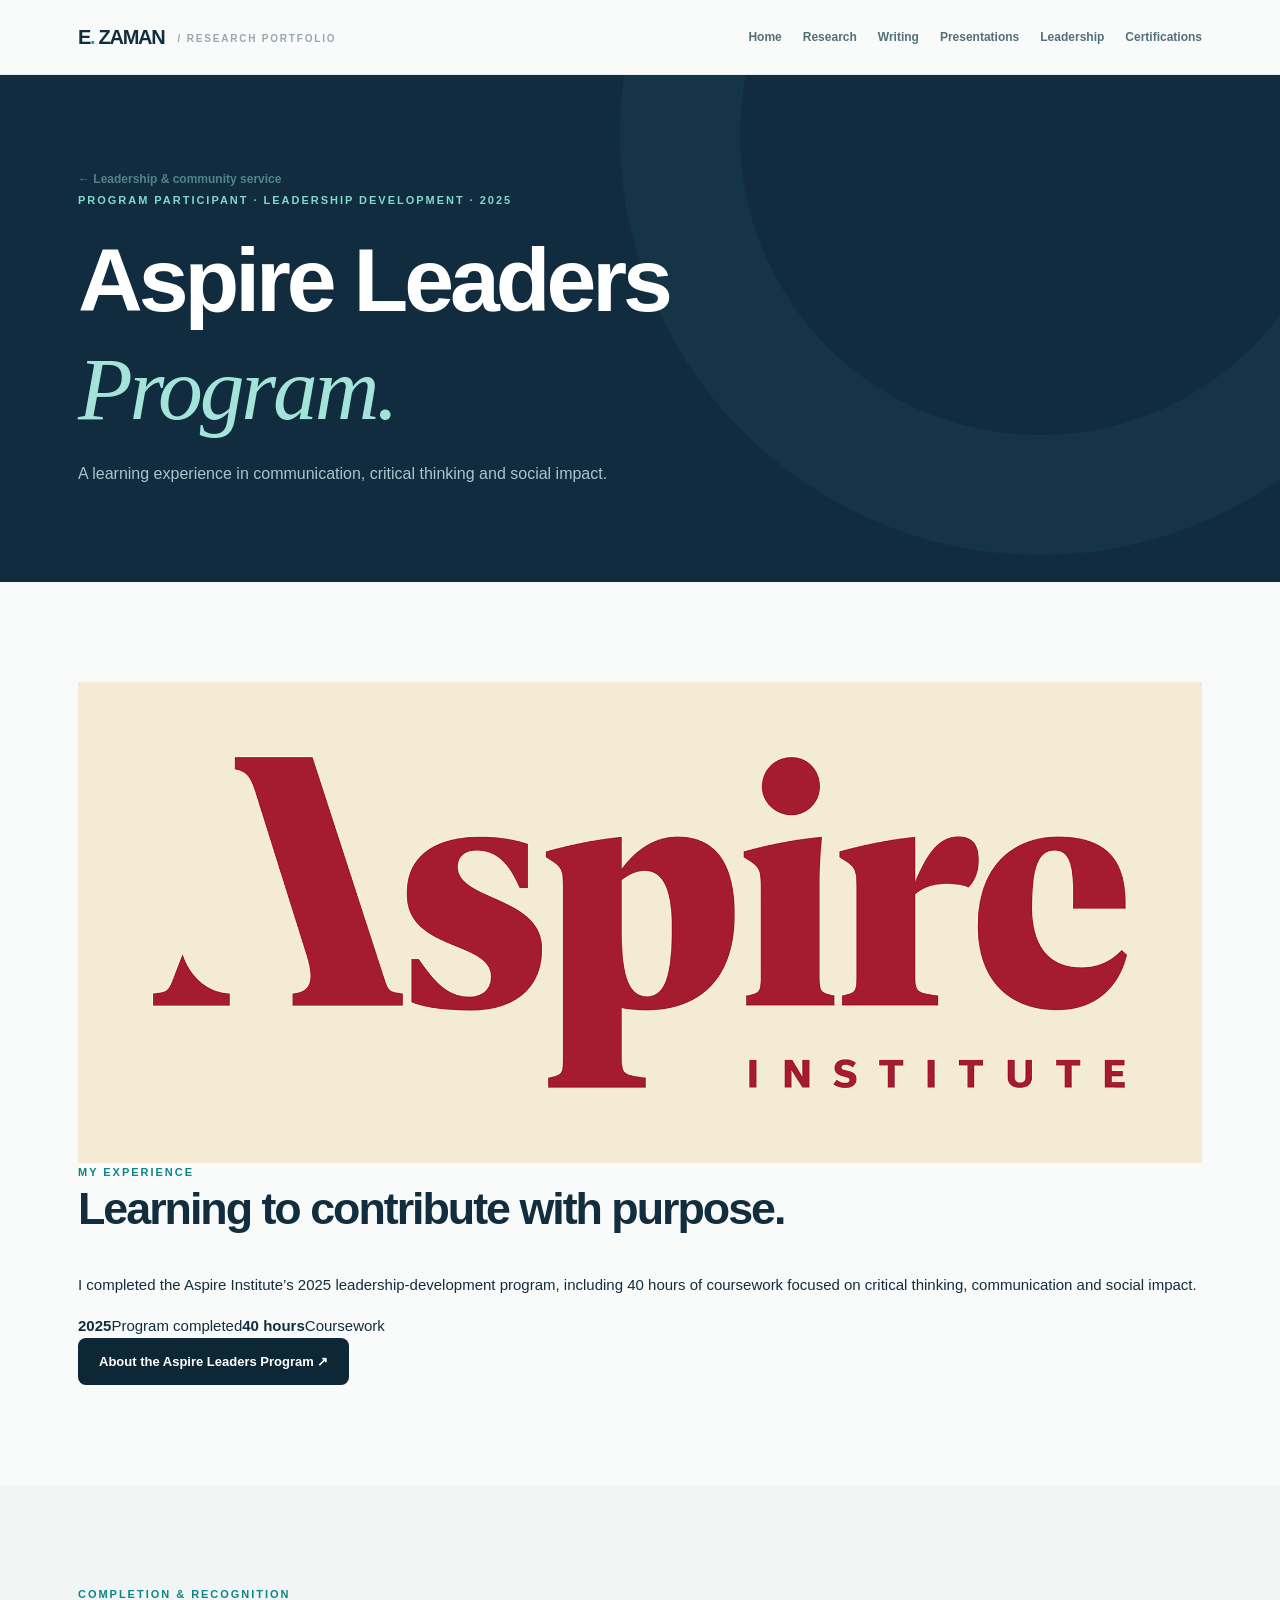
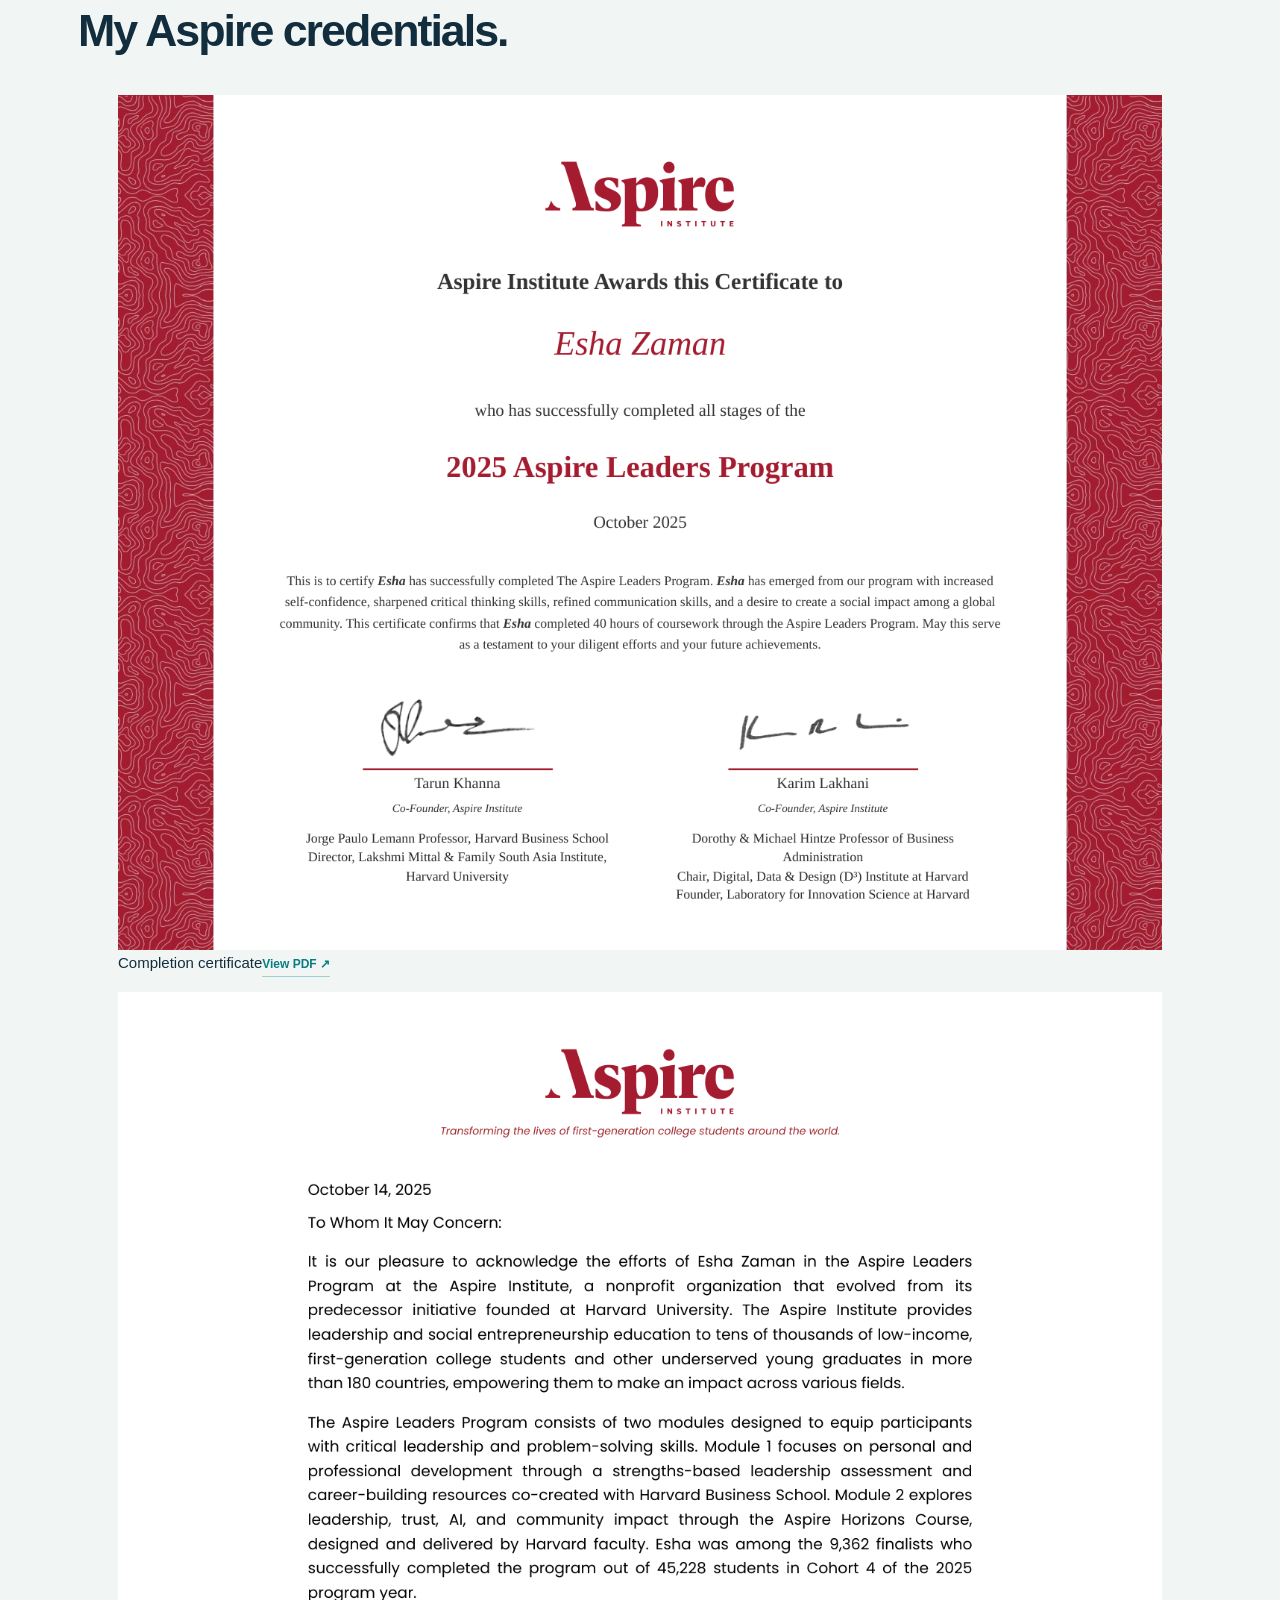
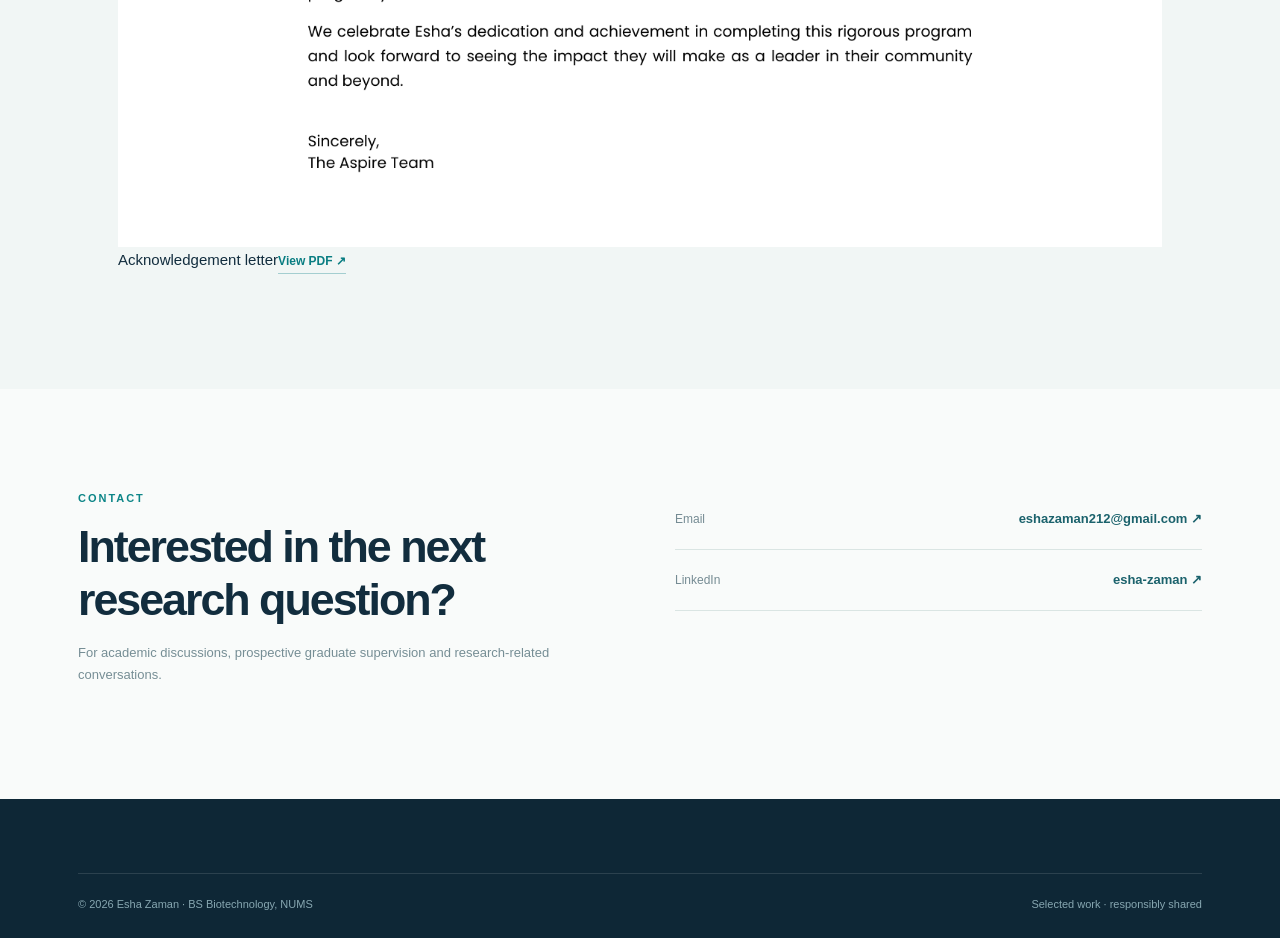
<file: projects/aspire.html>
<!DOCTYPE html><html lang="en"><head><meta charset="utf-8"><meta name="viewport" content="width=device-width,initial-scale=1"><meta name="theme-color" content="#0f2534"><meta name="description" content="Academic portfolio of biotechnology researcher Esha Zaman. Research, scientific writing and community impact."><title>Aspire Leaders Program | Esha Zaman</title><link rel="stylesheet" href="../assets/site.css"><link rel="icon" href="../assets/favicon.svg" type="image/svg+xml"></head><body><a class="skip" href="#main">Skip to content</a><header class="header"><div class="wrap head-inner"><a class="wordmark" href="../index.html">E<span class="dot">.</span> ZAMAN <span class="wordmark-caption">/ RESEARCH PORTFOLIO</span></a><button class="nav-toggle" type="button" aria-expanded="false" aria-controls="main-nav" aria-label="Open navigation"><span></span><span></span><span></span></button><nav class="nav" id="main-nav" aria-label="Main navigation"><a href="../index.html">Home</a><a href="../research.html">Research</a><a href="../writing.html">Writing</a><a href="../presentations.html">Presentations</a><a href="../impact.html">Leadership</a><a href="../certifications.html">Certifications</a></nav></div></header><main id="main"><section class="page-hero"><div class="wrap"><a class="breadcrumb" href="../impact.html">← Leadership &amp; community service</a><div class="eyebrow">Program participant · Leadership development · 2025</div><h1>Aspire Leaders<br><em>Program.</em></h1><p>A learning experience in communication, critical thinking and social impact.</p></div></section><section class="section"><div class="wrap aspire-feature"><div class="aspire-logo-panel"><img src="../assets/leadership/aspire-logo.png" alt="Aspire Institute"></div><div><div class="eyebrow">My experience</div><h2>Learning to contribute with purpose.</h2><p>I completed the Aspire Institute’s 2025 leadership-development program, including 40 hours of coursework focused on critical thinking, communication and social impact.</p><div class="aspire-completion"><strong>2025</strong><span>Program completed</span><strong>40 hours</strong><span>Coursework</span></div><a class="button dark" href="https://www.aspireleaders.org/program/the-aspire-leaders-program/" target="_blank" rel="noopener noreferrer">About the Aspire Leaders Program ↗</a></div></div></section><section class="section alt"><div class="wrap"><div class="eyebrow">Completion &amp; recognition</div><h2>My Aspire credentials.</h2><div class="aspire-documents"><figure class="aspire-document"><a class="aspire-document-image" href="../assets/leadership/aspire-certificate.pdf" target="_blank" rel="noopener" aria-label="View completion certificate"><img src="../assets/leadership/aspire-certificate.png" alt="Completion certificate issued to Esha Zaman" loading="lazy"></a><figcaption><span>Completion certificate</span><a class="text-link" href="../assets/leadership/aspire-certificate.pdf" target="_blank" rel="noopener">View PDF ↗</a></figcaption></figure><figure class="aspire-document"><a class="aspire-document-image" href="../assets/leadership/aspire-acknowledgement.pdf" target="_blank" rel="noopener" aria-label="View acknowledgement letter"><img src="../assets/leadership/aspire-acknowledgement.png" alt="Acknowledgement letter issued to Esha Zaman" loading="lazy"></a><figcaption><span>Acknowledgement letter</span><a class="text-link" href="../assets/leadership/aspire-acknowledgement.pdf" target="_blank" rel="noopener">View PDF ↗</a></figcaption></figure></div></div></section></main><section class="section shared-contact" id="contact"><div class="wrap contact-panel"><div><div class="eyebrow">Contact</div><h2>Interested in the next research question?</h2><p>For academic discussions, prospective graduate supervision and research-related conversations.</p></div><div><a href="mailto:eshazaman212@gmail.com" class="contact-row"><span>Email</span><strong>eshazaman212@gmail.com ↗</strong></a><a href="https://www.linkedin.com/in/esha-zaman" target="_blank" rel="noopener noreferrer" class="contact-row"><span>LinkedIn</span><strong>esha-zaman ↗</strong></a></div></div></section><footer class="footer shared-footer"><div class="wrap"><div class="footer-bottom"><span>© 2026 Esha Zaman · BS Biotechnology, NUMS</span><span>Selected work · responsibly shared</span></div></div></footer><script src="../assets/site.js" defer></script></body></html>
</file>
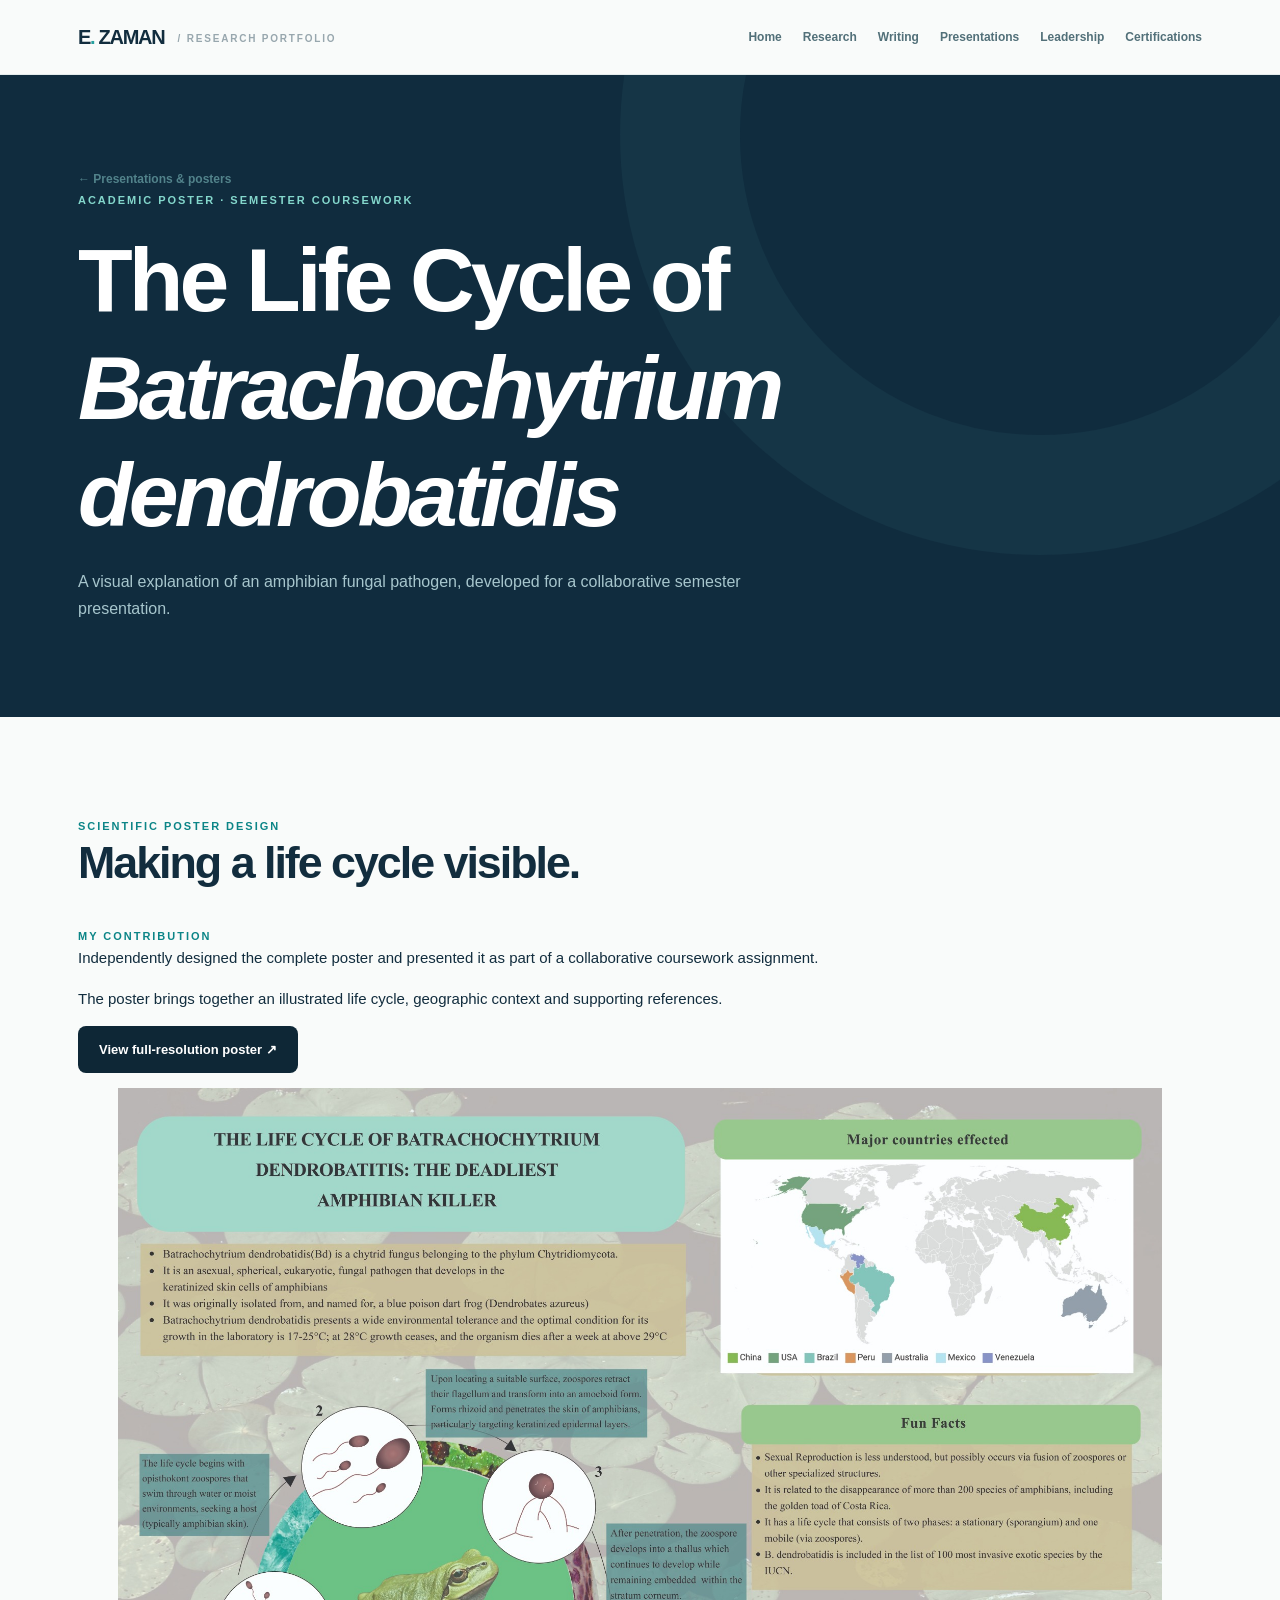
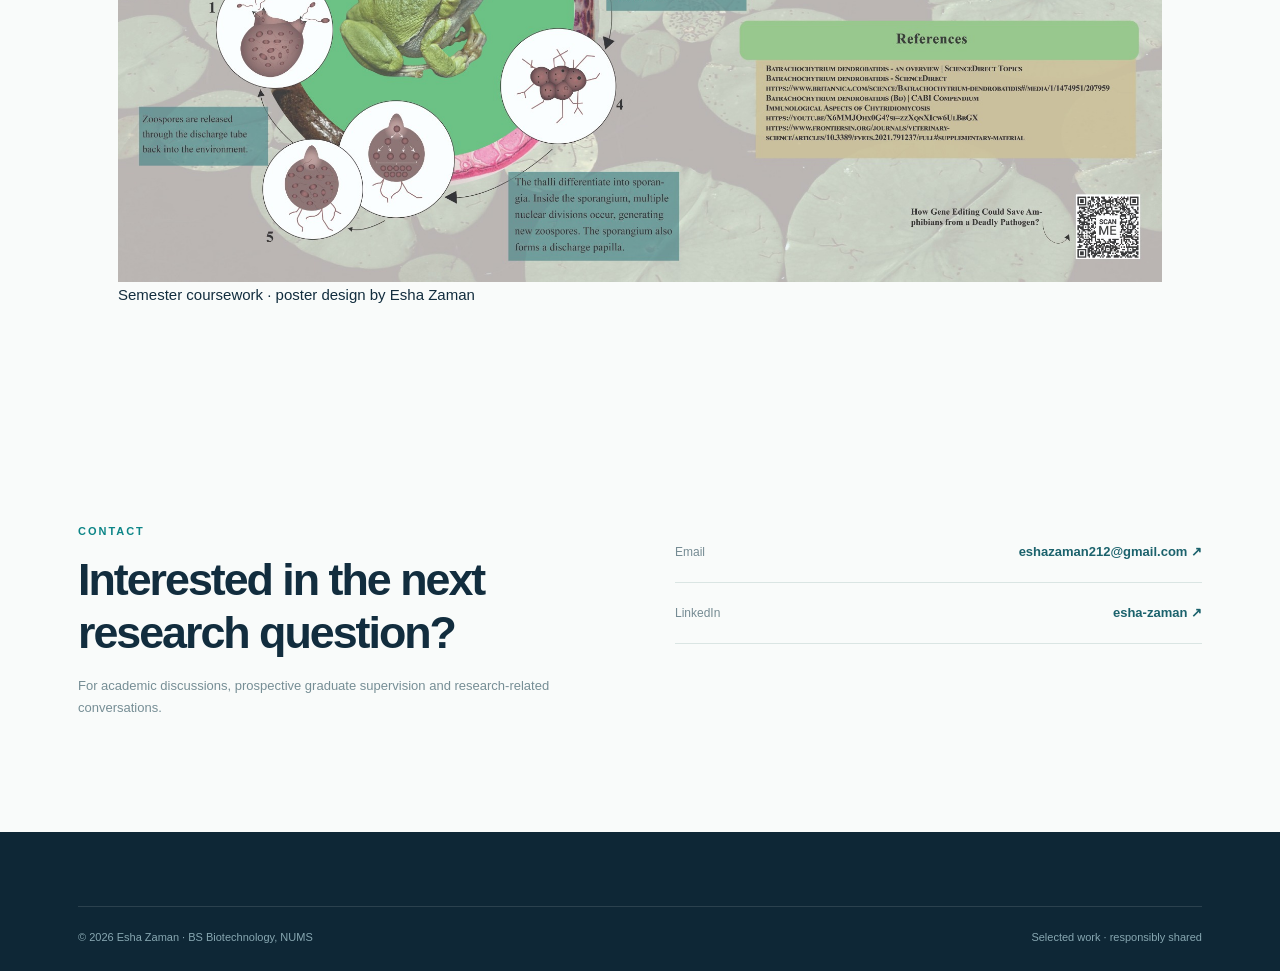
<file: projects/bd-poster.html>
<!DOCTYPE html><html lang="en"><head><meta charset="utf-8"><meta name="viewport" content="width=device-width,initial-scale=1"><meta name="theme-color" content="#0f2534"><meta name="description" content="Academic portfolio of biotechnology researcher Esha Zaman. Research, scientific writing and community impact."><title>The Life Cycle of Batrachochytrium dendrobatidis | Esha Zaman</title><link rel="stylesheet" href="../assets/site.css"><link rel="icon" href="../assets/favicon.svg" type="image/svg+xml"></head><body><a class="skip" href="#main">Skip to content</a><header class="header"><div class="wrap head-inner"><a class="wordmark" href="../index.html">E<span class="dot">.</span> ZAMAN <span class="wordmark-caption">/ RESEARCH PORTFOLIO</span></a><button class="nav-toggle" type="button" aria-expanded="false" aria-controls="main-nav" aria-label="Open navigation"><span></span><span></span><span></span></button><nav class="nav" id="main-nav" aria-label="Main navigation"><a href="../index.html">Home</a><a href="../research.html">Research</a><a href="../writing.html">Writing</a><a href="../presentations.html">Presentations</a><a href="../impact.html">Leadership</a><a href="../certifications.html">Certifications</a></nav></div></header><main id="main"><section class="page-hero"><div class="wrap"><a class="breadcrumb" href="../presentations.html">← Presentations &amp; posters</a><div class="eyebrow">Academic poster · semester coursework</div><h1>The Life Cycle of <i>Batrachochytrium dendrobatidis</i></h1><p>A visual explanation of an amphibian fungal pathogen, developed for a collaborative semester presentation.</p></div></section><section class="section"><div class="wrap bd-showcase"><div class="bd-introduction"><div><div class="eyebrow">Scientific poster design</div><h2>Making a life cycle visible.</h2></div><div><div class="eyebrow">My contribution</div><p>Independently designed the complete poster and presented it as part of a collaborative coursework assignment.</p><p>The poster brings together an illustrated life cycle, geographic context and supporting references.</p><a class="button dark" href="../assets/presentations/bd-original-poster.jpg" target="_blank" rel="noopener">View full-resolution poster ↗</a></div></div><figure class="bd-original"><a href="../assets/presentations/bd-original-poster.jpg" target="_blank" rel="noopener"><img src="../assets/presentations/bd-original-poster.jpg" alt="Original semester poster explaining the life cycle of Batrachochytrium dendrobatidis"></a><figcaption>Semester coursework · poster design by Esha Zaman</figcaption></figure></div></section></main><section class="section shared-contact" id="contact"><div class="wrap contact-panel"><div><div class="eyebrow">Contact</div><h2>Interested in the next research question?</h2><p>For academic discussions, prospective graduate supervision and research-related conversations.</p></div><div><a href="mailto:eshazaman212@gmail.com" class="contact-row"><span>Email</span><strong>eshazaman212@gmail.com ↗</strong></a><a href="https://www.linkedin.com/in/esha-zaman" target="_blank" rel="noopener noreferrer" class="contact-row"><span>LinkedIn</span><strong>esha-zaman ↗</strong></a></div></div></section><footer class="footer shared-footer"><div class="wrap"><div class="footer-bottom"><span>© 2026 Esha Zaman · BS Biotechnology, NUMS</span><span>Selected work · responsibly shared</span></div></div></footer><script src="../assets/site.js" defer></script></body></html>
</file>
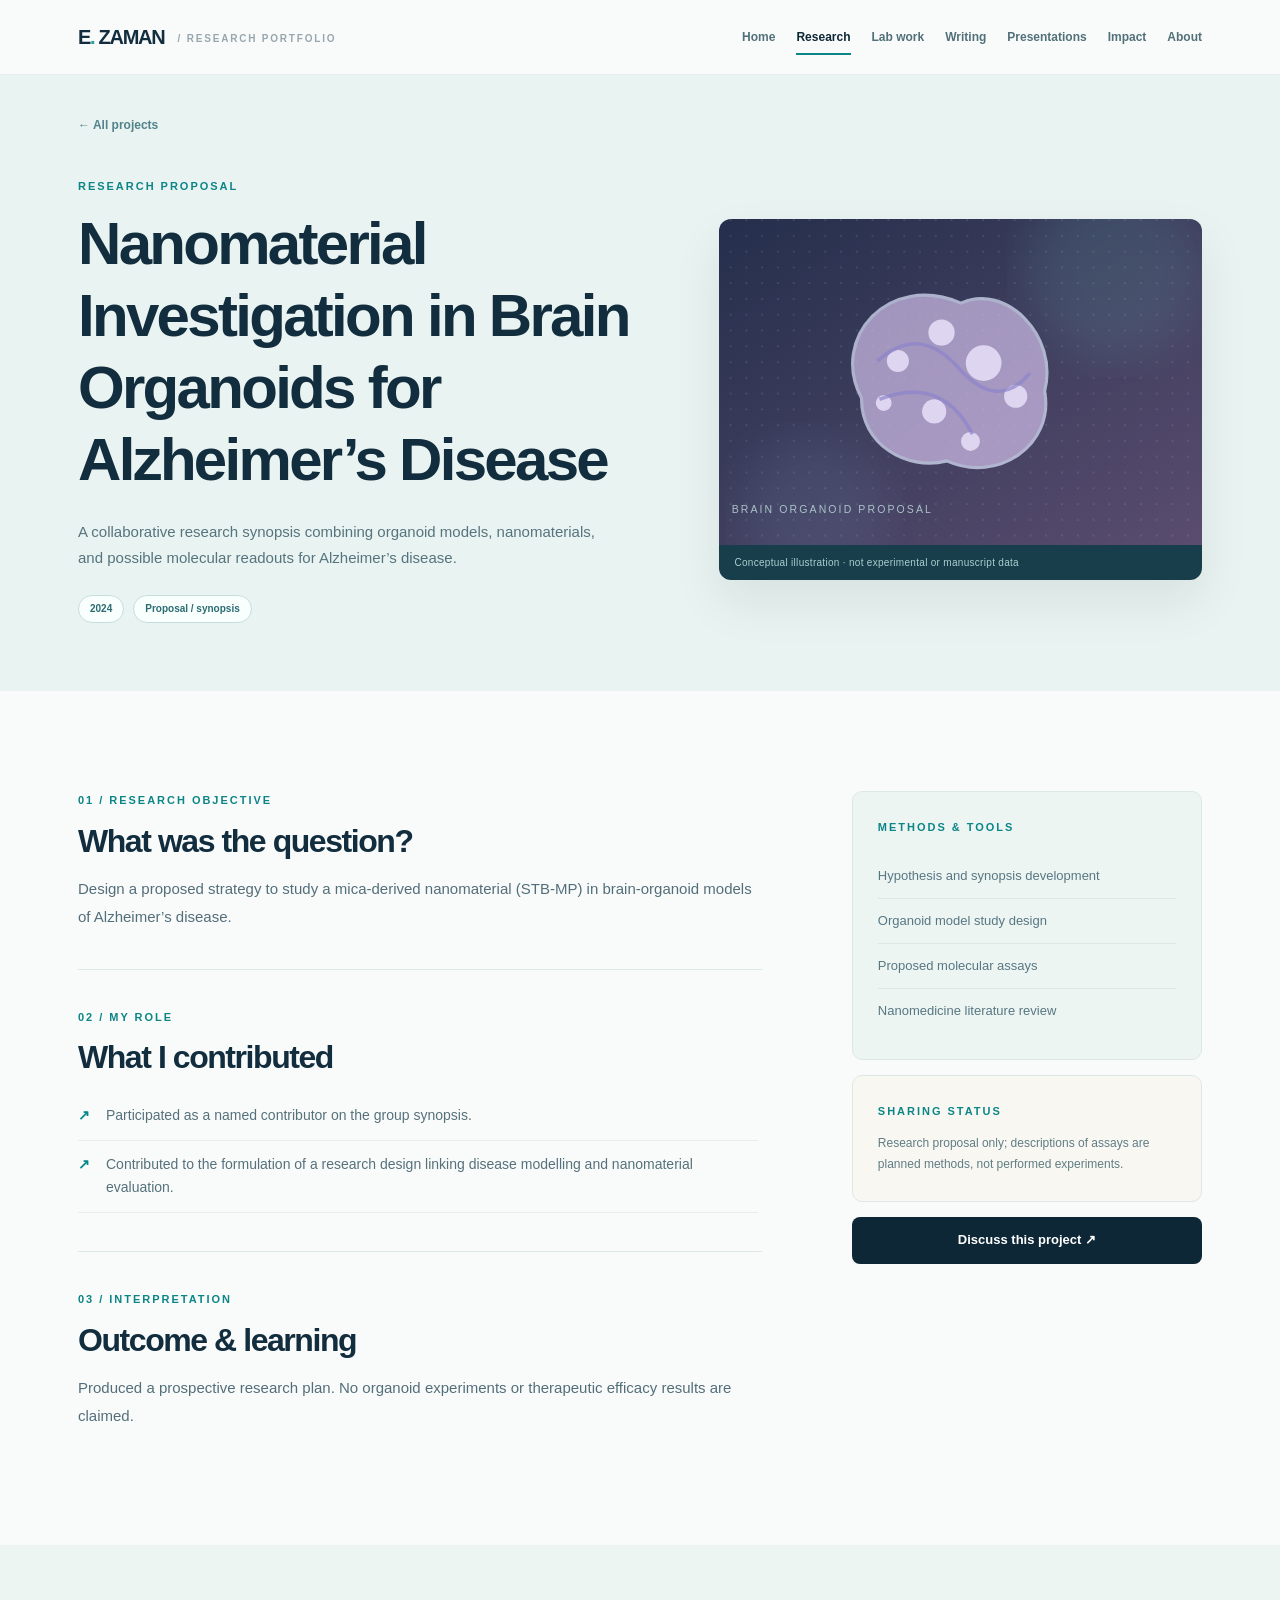
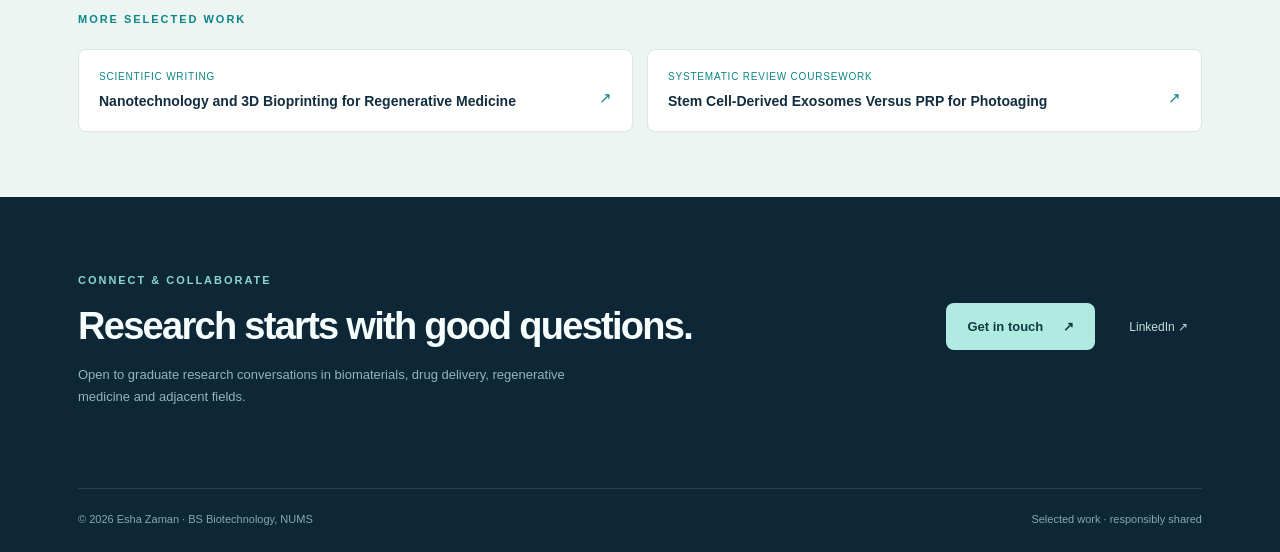
<file: projects/brain-organoid.html>
<!DOCTYPE html><html lang="en"><head><meta charset="utf-8"><meta name="viewport" content="width=device-width,initial-scale=1"><meta name="theme-color" content="#0f2534"><meta name="description" content="Academic portfolio of biotechnology researcher Esha Zaman. Research, scientific writing and community impact."><title>Nanomaterial Investigation in Brain Organoids for Alzheimer’s Disease | Esha Zaman</title><link rel="stylesheet" href="../assets/site.css"><link rel="icon" href="../assets/favicon.svg" type="image/svg+xml"></head><body><a class="skip" href="#main">Skip to content</a><header class="header"><div class="wrap head-inner"><a class="wordmark" href="../index.html">E<span class="dot">.</span> ZAMAN <span class="wordmark-caption">/ RESEARCH PORTFOLIO</span></a><button class="nav-toggle" type="button" aria-expanded="false" aria-controls="main-nav" aria-label="Open navigation"><span></span><span></span><span></span></button><nav class="nav" id="main-nav" aria-label="Main navigation"><a href="../index.html">Home</a><a href="../research.html" aria-current="page">Research</a><a href="../lab.html">Lab work</a><a href="../writing.html">Writing</a><a href="../presentations.html">Presentations</a><a href="../impact.html">Impact</a><a href="../about.html">About</a></nav></div></header><main id="main"><section class="case-hero"><div class="wrap"><a class="breadcrumb" href="../research.html">← All projects</a><div class="case-grid"><div class="case-heading"><div class="eyebrow">Research proposal</div><h1>Nanomaterial Investigation in Brain Organoids for Alzheimer’s Disease</h1><p>A collaborative research synopsis combining organoid models, nanomaterials, and possible molecular readouts for Alzheimer’s disease.</p><div class="case-meta"><span class="pill ">2024</span><span class="pill ">Proposal / synopsis</span></div></div><div class="case-image"><img src="../assets/art/organoid.svg" alt="Conceptual illustration accompanying this project"><div class="media-caption">Conceptual illustration · not experimental or manuscript data</div></div></div></div></section><section class="section"><div class="wrap case-content"><div class="case-left"><div class="eyebrow">01 / Research objective</div><h2>What was the question?</h2><p>Design a proposed strategy to study a mica-derived nanomaterial (STB-MP) in brain-organoid models of Alzheimer’s disease.</p><div class="hairline"></div><div class="eyebrow">02 / My role</div><h2>What I contributed</h2><ul class="feature-list"><li>Participated as a named contributor on the group synopsis.</li><li>Contributed to the formulation of a research design linking disease modelling and nanomaterial evaluation.</li></ul><div class="hairline"></div><div class="eyebrow">03 / Interpretation</div><h2>Outcome & learning</h2><p>Produced a prospective research plan. No organoid experiments or therapeutic efficacy results are claimed.</p></div><aside class="case-side"><div class="side-card"><div class="eyebrow">Methods & tools</div><ul><li>Hypothesis and synopsis development</li><li>Organoid model study design</li><li>Proposed molecular assays</li><li>Nanomedicine literature review</li></ul></div><div class="side-card safe"><div class="eyebrow">Sharing status</div><p>Research proposal only; descriptions of assays are planned methods, not performed experiments.</p></div><a href="mailto:eshazaman212@gmail.com?subject=Academic%20portfolio%20%E2%80%94%20research%20enquiry" class="button dark full">Discuss this project ↗</a></aside></div></section><section class="related-section"><div class="wrap"><div class="eyebrow">More selected work</div><div class="related-grid"><a href="bioprinting-review.html"><span>Scientific writing</span><strong>Nanotechnology and 3D Bioprinting for Regenerative Medicine</strong><em>↗</em></a><a href="photoaging.html"><span>Systematic review coursework</span><strong>Stem Cell-Derived Exosomes Versus PRP for Photoaging</strong><em>↗</em></a></div></div></section></main><footer class="footer"><div class="wrap"><div class="footer-top"><div><div class="eyebrow">Connect & collaborate</div><h2>Research starts with good questions.</h2><p>Open to graduate research conversations in biomaterials, drug delivery, regenerative medicine and adjacent fields.</p></div><div class="footer-action"><a class="button bright" href="mailto:eshazaman212@gmail.com">Get in touch <span aria-hidden="true">↗</span></a><a class="footer-link" href="https://www.linkedin.com/in/esha-zaman" target="_blank" rel="noopener noreferrer">LinkedIn <span aria-hidden="true">↗</span></a></div></div><div class="footer-bottom"><span>© 2026 Esha Zaman · BS Biotechnology, NUMS</span><span>Selected work · responsibly shared</span></div></div></footer><script src="../assets/site.js" defer></script></body></html>
</file>
<file: assets/site.css>
:root{--ink:#122d3e;--deep:#0e2736;--deep2:#173c4a;--jade:#0c8587;--mint:#a6e2d7;--moss:#377f80;--muted:#6d8390;--paper:#f9fbfa;--wash:#f1f6f5;--white:#fff;--border:#dce7e8;--warm:#f5e8dc;--max:1180px;--shadow:0 22px 50px rgba(14,42,48,.08)}*{box-sizing:border-box}html{scroll-behavior:smooth}body{margin:0;background:var(--paper);font-family:Inter,ui-sans-serif,-apple-system,BlinkMacSystemFont,"Segoe UI",sans-serif;color:var(--ink);font-size:15px;line-height:1.7;-webkit-font-smoothing:antialiased}h1,h2,h3,h4,p{margin-top:0}h1,h2,h3{line-height:1.2;letter-spacing:-.045em}h1 em{font-family:Georgia,serif;font-weight:400;font-style:italic;letter-spacing:-.035em}h2 em{font-family:Georgia,serif;font-weight:400}h1{font-size:clamp(46px,6.2vw,88px)}h2{font-size:clamp(29px,3.5vw,48px)}h3{font-size:23px}a{color:inherit}img{max-width:100%;display:block}button{font:inherit}a:focus-visible,button:focus-visible{outline:3px solid #21a8ae;outline-offset:4px}.wrap{max-width:var(--max);margin:0 auto;padding:0 28px}.skip{position:absolute;left:-9999px;top:0;z-index:100;padding:12px;background:#fff}.skip:focus{left:10px}.eyebrow,.hero-kicker,.small-label{color:var(--jade);font-size:11px;font-weight:800;text-transform:uppercase;letter-spacing:.18em}.small-muted{font-size:12px;color:var(--muted);margin-bottom:15px}.header{height:75px;background:rgba(249,251,250,.95);border-bottom:1px solid #e4ecec;position:sticky;top:0;z-index:50;backdrop-filter:blur(16px)}.head-inner{display:flex;align-items:center;justify-content:space-between;height:100%;gap:25px}.wordmark{text-decoration:none;font-size:20px;line-height:1;font-weight:900;letter-spacing:-.065em;white-space:nowrap}.wordmark .dot{color:#27a09f}.wordmark-caption{font-size:10px;color:#98a7ae;font-weight:750;letter-spacing:.18em;margin-left:9px;vertical-align:middle}.nav{display:flex;align-items:center;gap:21px}.nav a{text-decoration:none;color:#527079;font-weight:650;font-size:12px;position:relative;white-space:nowrap;padding:29px 0}.nav a:after{content:"";position:absolute;bottom:21px;left:0;right:100%;height:2px;background:var(--jade);transition:right .2s}.nav a:hover,.nav a[aria-current="page"]{color:var(--deep)}.nav a:hover:after,.nav a[aria-current="page"]:after{right:0}.nav-toggle{display:none;cursor:pointer;border:none;background:none;padding:6px}.nav-toggle span{display:block;width:22px;height:2px;margin:5px;background:var(--deep)}.hero{background:var(--deep);color:#f6fbfa;overflow:hidden;position:relative}.hero:before{content:"";position:absolute;inset:0;background:radial-gradient(ellipse 650px 450px at 82% 35%,rgba(100,207,203,.14),transparent 75%),radial-gradient(ellipse 950px 600px at 0% 100%,rgba(94,155,171,.08),transparent 65%)}.hero-grid{padding-top:83px;padding-bottom:85px;display:grid;grid-template-columns:1.03fr .97fr;gap:55px;align-items:center;position:relative}.hero h1{margin:21px 0 25px;font-size:clamp(45px,5.2vw,74px);max-width:700px}.hero h1 em{color:var(--mint)}.hero-intro{font-size:16px;max-width:565px;color:#aec8cd;line-height:1.85;margin-bottom:30px}.hero-intro strong{color:#fff;font-weight:700}.hero-kicker{color:#9adecf;display:flex;align-items:center;gap:10px}.status-dot{width:8px;height:8px;background:#a3dccf;border-radius:100%;box-shadow:0 0 0 6px rgba(162,221,208,.1)}.hero-buttons{display:flex;flex-wrap:wrap;gap:12px}.button{border:1px solid transparent;border-radius:8px;display:inline-flex;align-items:center;justify-content:center;gap:20px;padding:13px 20px;min-height:47px;font-weight:770;font-size:13px;line-height:1.25;text-decoration:none;transition:background .2s,border-color .2s,transform .2s}.button:hover{transform:translateY(-2px)}.button.bright{background:#afebe1;color:#113b40}.button.bright:hover{background:#d8fff8}.button.outline{color:#ecf9f7;border-color:#6d959d}.button.outline:hover{background:#1c4554}.button.subtle{background:var(--deep);color:#fff;flex-shrink:0}.button.dark{background:var(--deep);color:#fff}.button.dark:hover,.button.subtle:hover{background:#21505c}.button.full{width:100%}.hero-footer{display:flex;flex-wrap:wrap;gap:16px 23px;border-top:1px solid rgba(255,255,255,.15);padding-top:24px;margin-top:52px;color:#98b6bf;font-size:11px;letter-spacing:.05em}.hero-footer span+span:before{content:"/";display:inline-block;margin-right:23px;color:#597b88}.hero-visual{position:relative}.hero-illustration{height:450px;position:relative;background:#163e50;border:1px solid rgba(193,240,231,.2);border-radius:13px;overflow:hidden;box-shadow:0 33px 70px rgba(0,0,0,.2)}.hero-illustration img{width:100%;height:100%;object-fit:cover}.float-tag{position:absolute;background:rgba(14,38,50,.85);border:1px solid rgba(154,219,214,.3);color:#d7f6f0;padding:11px 14px;border-radius:6px;font-size:10px;letter-spacing:.11em;font-weight:800;backdrop-filter:blur(4px)}.ft1{top:20px;left:18px}.ft2{right:17px;top:45%}.ft3{bottom:28px;left:27px}.hero-caption{display:flex;justify-content:space-between;margin-top:15px;color:#7ca0ab;font-size:10px;letter-spacing:.1em}.stats-strip{background:#eaf3f1;border-bottom:1px solid #dae6e5}.stats-inner{display:grid;grid-template-columns:repeat(4,1fr)}.stats-inner>div{padding:26px 10px;border-right:1px solid #d2e1df}.stats-inner>div:last-child{border:0}.stats-inner strong{display:block;font-size:32px;letter-spacing:-.065em;line-height:1.05;color:#1b4f58}.stats-inner span{display:block;font-size:11px;color:#6f8a92;margin-top:8px}.stats-inner .score{font-size:14px;display:inline;font-weight:600;color:#587781}.section{padding:100px 0}.section.alt{background:var(--wash)}.section-head{display:flex;justify-content:space-between;align-items:end;gap:30px;margin-bottom:35px}.section-head h2{margin:9px 0 0;max-width:640px}.section-lead{color:#637c86;font-size:14px;max-width:410px;margin-bottom:2px}.work-grid{display:grid;grid-template-columns:repeat(3,minmax(0,1fr));gap:22px}.work-card{background:#fff;border:1px solid var(--border);border-radius:11px;overflow:hidden;box-shadow:0 8px 27px rgba(17,55,60,.025);transition:transform .2s,box-shadow .2s;display:flex;flex-direction:column}.work-card:hover{transform:translateY(-4px);box-shadow:var(--shadow)}.work-image{display:block;height:220px;overflow:hidden;position:relative;background:#214b5a}.work-image img{width:100%;height:100%;object-fit:cover;transition:transform .45s}.work-card:hover .work-image img{transform:scale(1.05)}.work-image-label{position:absolute;left:16px;top:16px;background:rgba(239,249,246,.93);border-radius:4px;padding:7px 10px;text-transform:uppercase;font-size:10px;color:#3d7277;font-weight:850;letter-spacing:.08em}.work-body{padding:25px 25px 27px;display:flex;flex-direction:column;flex:1}.work-meta{font-size:10px;font-weight:720;color:#7a929a;letter-spacing:.015em}.work-meta span{padding:0 4px;color:#b2c0c3}.work-body h3{font-size:22px;margin:12px 0 14px}.work-body h3 a{text-decoration:none}.work-body h3 a:hover{color:var(--jade)}.work-body p{color:#5c7580;font-size:13px;line-height:1.75;margin-bottom:20px}.text-link{font-size:12px;font-weight:800;color:#097d82;text-decoration:none;display:inline-block;border-bottom:1px solid rgba(9,125,130,.33);padding-bottom:2px;max-width:fit-content}.text-link:hover{border-color:#097d82}.work-body .text-link{margin-top:auto}.under-grid{display:flex;align-items:center;justify-content:space-between;gap:24px;border-top:1px solid var(--border);margin-top:28px;padding-top:25px}.under-grid p{font-size:12px;color:#7b9299;max-width:680px;margin:0}.editorial{display:grid;grid-template-columns:.9fr 1.1fr;gap:90px;align-items:center}.editorial-copy p{color:#627985;max-width:470px}.editorial-copy h2{margin:11px 0 22px}.process-box{background:white;border:1px solid var(--border);border-radius:11px;padding:32px 36px;box-shadow:0 10px 20px rgba(10,45,47,.028)}.process-box>div{display:grid;grid-template-columns:42px 1fr;gap:0 15px;padding:17px 0;border-bottom:1px solid #e6eded}.process-box>div:last-child{border:0}.process-box span{grid-row:span 2;color:#8ba6a9;font-family:Georgia,serif;font-size:26px;line-height:1.2}.process-box strong{font-size:15px}.process-box p{font-size:12px;color:#718891;margin:1px 0 0}.spotlight-grid{display:grid;grid-template-columns:repeat(3,1fr);gap:18px}.spotlight{border:1px solid var(--border);background:white;border-radius:11px;padding:28px;display:block;text-decoration:none;transition:transform .2s}.spotlight:hover:is(a){transform:translateY(-3px)}.spotlight-num{display:block;color:var(--jade);font-size:12px;font-weight:800;letter-spacing:.1em;margin-bottom:36px}.spotlight h3{font-size:23px;margin-bottom:12px}.spotlight p{font-size:13px;line-height:1.75;color:#6a838d;margin-bottom:23px}.spotlight-link{color:#057e83;font-size:12px;font-weight:800}.credo{background:linear-gradient(110deg,#e7f4f1,#eef3f1)}.credo-content{max-width:840px;text-align:center}.credo h2{max-width:780px;margin:12px auto 20px}.credo p:not(.eyebrow){max-width:655px;margin:0 auto 25px;color:#66808a}.page-hero{background:#102c3e;color:white;position:relative;overflow:hidden}.page-hero:after{content:"";position:absolute;width:600px;height:600px;right:-180px;top:-360px;border-radius:50%;border:120px solid rgba(120,217,207,.052)}.page-hero .wrap{position:relative;z-index:1;padding-top:90px;padding-bottom:95px}.page-hero .eyebrow{color:#84d7cc}.page-hero h1{margin:18px 0;font-size:clamp(51px,7vw,91px)}.page-hero h1 em{color:#a3e3d9}.page-hero p{font-size:16px;color:#a7c6cd;max-width:720px;margin:0}.note-panel{background:#eaf4f2;border:1px solid #d2e5e1;border-radius:10px;padding:29px}.note-panel strong{font-size:17px}.note-panel p{margin:8px 0 0;font-size:13px;color:#64828c}.case-hero{background:#e9f3f1}.case-hero .wrap{padding-top:36px;padding-bottom:68px}.breadcrumb{color:#52838b;font-size:12px;font-weight:800;text-decoration:none}.case-grid{display:grid;grid-template-columns:1fr .83fr;gap:60px;align-items:center;margin-top:40px}.case-heading h1{font-size:clamp(35px,4.8vw,60px);margin:13px 0 23px}.case-heading h1 i{font-family:Georgia,serif;font-weight:400}.case-heading p{color:#56747e;max-width:540px;font-size:15px}.case-meta{display:flex;flex-wrap:wrap;gap:9px;margin-top:25px}.pill{font-size:10px;line-height:1.6;display:inline-block;color:#2b6c73;border:1px solid #c6dfdc;border-radius:40px;padding:5px 11px;background:#f8fffc;font-weight:740;white-space:nowrap}.case-image{border-radius:12px;overflow:hidden;box-shadow:var(--shadow)}.case-image img{width:100%;aspect-ratio:1.48;object-fit:cover}.media-caption{background:#173e4a;color:#aad0d0;padding:9px 15px;font-size:10px;letter-spacing:.03em}.case-content{display:grid;grid-template-columns:1.25fr .64fr;gap:90px}.case-left h2{font-size:32px;margin:12px 0 15px}.case-left p{max-width:680px;color:#536e7a;line-height:1.85}.hairline{height:1px;background:var(--border);margin:38px 0}.feature-list{list-style:none;padding:0;max-width:680px}.feature-list li{position:relative;padding:12px 0 12px 28px;border-bottom:1px solid #e8eded;font-size:14px;color:#56717c}.feature-list li:before{content:"↗";position:absolute;left:0;top:12px;color:#058889;font-weight:900}.case-side{align-self:start;position:sticky;top:100px}.side-card{padding:26px 25px;background:#edf5f3;border:1px solid var(--border);border-radius:10px;margin-bottom:15px}.side-card.safe{background:#f8f7f2}.side-card ul{padding:0;margin:17px 0 0;list-style:none}.side-card li{font-size:13px;color:#577782;border-bottom:1px solid #dbe8e6;padding:11px 0}.side-card li:last-child{border:0}.side-card p{color:#607d84;font-size:12px;line-height:1.75;margin:12px 0 0}.evidence-fact{border-left:3px solid #47aca9;padding:10px 18px;margin:20px 0 15px;background:#eff8f5}.evidence-fact span{display:block;font-size:11px;color:#738993}.evidence-fact strong{font-size:14px}.related-section{background:#edf5f3;padding:65px 0}.related-grid{display:grid;grid-template-columns:repeat(2,1fr);gap:14px;margin-top:20px}.related-grid a{background:#fff;border:1px solid var(--border);border-radius:8px;display:grid;grid-template-columns:1fr auto;padding:18px 20px;text-decoration:none}.related-grid a span{font-size:10px;text-transform:uppercase;letter-spacing:.08em;color:var(--jade);grid-column:1/-1}.related-grid strong{font-size:14px;margin-top:5px}.related-grid em{font-style:normal;color:var(--jade)}.lab-stack{display:flex;flex-direction:column;gap:22px}.lab-entry{display:grid;grid-template-columns:.9fr 1.1fr;border:1px solid var(--border);background:white;border-radius:12px;overflow:hidden}.lab-visual{min-height:300px;position:relative;background:#174757}.lab-visual img{width:100%;height:100%;position:absolute;inset:0;object-fit:cover}.lab-visual span{position:absolute;bottom:20px;left:21px;color:#d1f5f1;font-size:11px;font-weight:800;letter-spacing:.1em}.lab-copy{padding:40px 46px}.lab-copy h3{margin:13px 0 15px;font-size:26px}.lab-copy p{color:#667e88;font-size:14px;line-height:1.85}.tag-list{display:flex;gap:7px;flex-wrap:wrap;margin:20px 0 24px}.process-grid{display:grid;grid-template-columns:repeat(4,1fr);gap:16px}.process-grid>div{background:#fff;border:1px solid var(--border);border-radius:10px;padding:24px}.process-grid b{font-size:14px}.process-grid p{font-size:12px;color:#768a92;margin:11px 0 0}.writing-list{display:flex;flex-direction:column;gap:17px}.writing-item{display:grid;grid-template-columns:320px 1fr;gap:35px;background:#fff;border:1px solid var(--border);border-radius:12px;padding:20px;align-items:center}.writing-item img{height:212px;object-fit:cover;width:100%;border-radius:6px}.writing-item h2{font-size:28px;margin:10px 0}.writing-item p{max-width:630px;color:#6c818b;font-size:13px}.writing-item .eyebrow{font-size:10px}.presentation-grid{display:grid;grid-template-columns:repeat(3,1fr);gap:22px}.presentation-card{border-radius:11px;background:#fff;border:1px solid var(--border);overflow:hidden}.presentation-card img{width:100%;aspect-ratio:1.47;object-fit:cover}.presentation-body{padding:25px}.presentation-body h3{margin:8px 0 10px;font-size:22px}.presentation-body strong{display:block;font-size:12px;color:#257d81}.presentation-body p{color:#6d838d;font-size:13px;margin:12px 0}.contrib{border-top:1px solid var(--border);color:#708c92;font-size:12px;padding-top:15px}.poster-grid{display:grid;grid-template-columns:1fr 1fr;gap:25px}.poster-grid>div{background:white;border:1px solid var(--border);border-radius:11px;overflow:hidden;padding-bottom:30px}.poster-grid .poster-art{margin:0 0 22px}.poster-art img{width:100%;height:290px;object-fit:cover}.poster-grid .eyebrow,.poster-grid h3,.poster-grid p,.poster-grid .text-link{margin-left:27px;margin-right:27px}.poster-grid h3{font-size:22px;margin-top:9px;margin-bottom:9px}.poster-grid p{font-size:13px;color:#6a838a}.mini-feature{margin-top:23px;background:#e3efed;border:1px solid #d2e3e0;border-radius:9px;padding:23px}.mini-feature b{font-size:15px}.mini-feature p{margin:8px 0 0;font-size:13px;color:#6a7e87}.impact-grid{display:grid;grid-template-columns:.9fr 1.1fr;gap:70px;align-items:center}.impact-image{position:relative;overflow:hidden;border-radius:11px}.impact-image img{width:100%;height:520px;object-fit:cover}.impact-mark{position:absolute;bottom:24px;left:26px;color:#d8f8ef;font-size:10px;letter-spacing:.12em;font-weight:850}.impact-story h2{margin:15px 0 12px;font-size:50px}.impact-story p{color:#6c848b}.impact-story p.large{color:var(--jade);font-size:16px;font-weight:750}.impact-metrics{display:flex;gap:37px;margin:28px 0;border-top:1px solid var(--border);padding-top:22px}.impact-metrics strong{font-size:43px;letter-spacing:-.07em;display:block}.impact-metrics span{font-size:12px;max-width:145px;color:#76909a;display:block;line-height:1.5}.timeline{border-left:2px solid #c3dcda;margin-left:12px}.timeline-item{padding:0 0 38px 38px;position:relative;display:grid;grid-template-columns:125px 1fr;gap:45px}.timeline-item:before{content:"";position:absolute;left:-7px;top:2px;width:12px;height:12px;background:var(--jade);border:3px solid #eef7f4;border-radius:50%}.time-date{font-size:11px;color:var(--jade);font-weight:850;letter-spacing:.06em}.timeline-item h3{font-size:22px;margin:0 0 12px}.timeline-item p{font-size:13px;color:#748891;max-width:750px}.mini-pill{font-size:10px;font-weight:800;color:#286f74}.about-columns{display:grid;grid-template-columns:1.18fr .82fr;gap:100px}.about-columns h2{margin:12px 0 23px}.about-columns p{color:#647f88;max-width:700px}.profile-sheet{background:#ecf5f2;border:1px solid #d6e7e3;padding:33px;border-radius:11px;align-self:start}.profile-sheet dl{margin:20px 0 25px}.profile-sheet dl div{border-bottom:1px solid #d4e4e1;padding:14px 0}.profile-sheet dt{color:#7a9298;font-size:11px}.profile-sheet dd{margin:3px 0 0;font-size:14px;font-weight:720}.skills-grid{display:grid;grid-template-columns:repeat(4,1fr);gap:17px}.skills-grid>div{background:white;border:1px solid var(--border);border-radius:9px;padding:24px}.skill-icon{width:45px;height:45px;border-radius:100%;display:grid;place-items:center;background:#dff0ed;color:var(--jade);font-family:Georgia,serif;font-size:22px}.skills-grid h3{font-size:19px;margin:22px 0 13px}.skills-grid p{font-size:13px;color:#728993;margin:0}.credential-list{display:grid;grid-template-columns:repeat(2,1fr);gap:15px}.credential-list>div{background:white;border:1px solid var(--border);border-radius:9px;padding:24px}.credential-list strong{display:block;font-size:16px}.credential-list span{display:block;color:var(--jade);font-size:11px;margin-top:5px;font-weight:780}.credential-list p{font-size:12px;color:#748b94;margin:12px 0 0}.contact-panel{display:grid;grid-template-columns:1fr 1fr;gap:70px}.contact-panel h2{margin:12px 0 15px}.contact-panel p{font-size:13px;color:#768e95}.contact-row{display:flex;justify-content:space-between;align-items:center;text-decoration:none;padding:19px 0;border-bottom:1px solid #dae5e3;gap:15px}.contact-row span{font-size:12px;color:#758b93}.contact-row strong{font-size:13px;color:#1b626c}.references{font-size:11px!important;margin-top:22px}.footer{background:var(--deep);color:#f6fffd;padding:74px 0 24px}.footer-top{display:flex;justify-content:space-between;gap:60px;padding-bottom:67px}.footer .eyebrow{color:#8bd6cf}.footer h2{font-size:38px;margin:14px 0}.footer p{font-size:13px;color:#91b4bd;max-width:510px}.footer-action{display:flex;align-items:start;gap:20px;flex-wrap:wrap;margin-top:32px}.footer-link{font-size:12px;text-decoration:none;padding:14px;color:#c0ddda}.footer-bottom{border-top:1px solid rgba(255,255,255,.12);padding-top:21px;display:flex;justify-content:space-between;gap:20px;flex-wrap:wrap;font-size:11px;color:#87a7b1}
@media(max-width:1080px){.nav{gap:13px}.nav a{font-size:11px}.wordmark-caption{display:none}.hero-grid{gap:30px}.case-content{gap:42px}.about-columns{gap:50px}.editorial{gap:45px}.stats-inner span{font-size:10px}}@media(max-width:850px){.nav-toggle{display:block}.header{height:66px}.nav{display:none;position:absolute;top:66px;left:0;right:0;background:var(--paper);box-shadow:var(--shadow);border-bottom:1px solid var(--border);padding:14px 28px 25px;flex-direction:column;align-items:stretch;gap:0}.nav.open{display:flex}.nav a{padding:11px 6px;font-size:14px}.nav a:after{display:none}.hero-grid,.editorial,.case-grid,.case-content,.about-columns,.impact-grid,.contact-panel{grid-template-columns:1fr}.hero-grid{padding-top:65px;padding-bottom:65px}.hero-illustration{height:350px}.hero-footer{margin-top:30px}.stats-inner{grid-template-columns:repeat(2,1fr)}.stats-inner>div:nth-child(2){border-right:none}.stats-inner>div:nth-child(-n+2){border-bottom:1px solid #d2e1df}.work-grid,.presentation-grid,.spotlight-grid{grid-template-columns:repeat(2,1fr)}.case-side{position:static}.related-grid{grid-template-columns:1fr}.section{padding:75px 0}.section-head{align-items:start;flex-direction:column;gap:12px}.section-lead{max-width:740px}.case-grid{gap:30px}.impact-image img{height:350px}.timeline-item{gap:15px}.footer-top{flex-direction:column;gap:10px}.footer-action{margin-top:0}.skills-grid,.process-grid{grid-template-columns:repeat(2,1fr)}}@media(max-width:570px){.wrap{padding:0 20px}.hero h1{font-size:47px}.hero-intro{font-size:14px}.hero-illustration{height:285px}.float-tag{font-size:8px;padding:7px}.ft2{right:10px}.hero-caption{font-size:8px}.hero-footer span+span:before{display:none}.hero-footer{gap:10px 17px}.stats-inner strong{font-size:28px}.work-grid,.presentation-grid,.spotlight-grid,.poster-grid,.credential-list,.skills-grid,.process-grid{grid-template-columns:1fr}.work-image{height:210px}.section{padding:62px 0}.section-head h2{font-size:35px}.page-hero .wrap{padding-top:63px;padding-bottom:67px}.page-hero h1{font-size:49px}.under-grid{align-items:start;flex-direction:column}.lab-entry{grid-template-columns:1fr}.lab-visual{min-height:230px}.lab-copy{padding:30px}.writing-item{grid-template-columns:1fr;gap:14px}.writing-item img{height:200px}.writing-item-copy{padding:0 8px 10px}.case-grid{margin-top:20px}.case-heading h1{font-size:38px}.case-left h2{font-size:28px}.case-side .button{width:100%}.poster-art img{height:200px}.impact-story h2{font-size:40px}.timeline-item{grid-template-columns:1fr;gap:4px}.contact-row{flex-direction:column;align-items:start;gap:0}.footer{padding-top:60px}.footer h2{font-size:30px}}
@media(prefers-reduced-motion:reduce){html{scroll-behavior:auto}.button,.work-card,.work-image img,.spotlight{transition:none!important}}

/* Verified project assets and selected slide-preview editorial plans */
.portfolio-presentation .slide-preview-plan{background:#f3f8f7;border:1px solid #e1eae9;border-radius:8px;padding:16px;margin:16px 0}.slide-preview-plan>b{font-size:12px;color:#286b72;display:block;margin-bottom:11px}.slide-preview-item{display:flex;align-items:baseline;gap:11px;padding:9px 0;border-bottom:1px solid #e2ebea;color:#53717a;font-size:12px}.slide-preview-item:last-child{border:none}.slide-num{min-width:30px;flex-shrink:0;border-radius:4px;text-align:center;background:#d3efeb;font-weight:850;color:#215965;font-size:11px;padding:2px 5px}.portfolio-presentation .small-muted{font-size:11px;line-height:1.6}.impact-brand{display:flex;align-items:center;gap:14px;margin-bottom:17px}.impact-brand img{width:62px;height:62px;border-radius:50%;object-fit:cover;border:1px solid #e7d8df}.impact-brand span{font-size:10px;color:#6f878b;text-transform:uppercase;letter-spacing:.08em;font-weight:800}.paw-gallery{display:grid;grid-template-columns:repeat(3,minmax(0,1fr));gap:16px}.paw-photo{border-radius:9px;margin:0;background:white;border:1px solid #dce7e8;overflow:hidden}.paw-photo img{width:100%;height:260px;object-fit:cover}.paw-photo figcaption{padding:13px 16px;font-size:12px;color:#627d84}.paw-photo-wide img{object-position:center 35%}.paw-connect{display:flex;justify-content:space-between;align-items:center;gap:25px;padding:29px;margin-top:30px;background:#e6f4f1;border:1px solid #cae3de;border-radius:12px}.paw-connect h3{font-size:26px;margin:9px 0}.paw-connect p{font-size:13px;color:#5b8085;max-width:560px}.paw-connect>img{width:156px;height:156px;padding:7px;background:white;border-radius:9px}.ecocycle-wordmark{width:100px;height:100px;object-fit:cover;border-radius:8px;margin-bottom:10px}@media(max-width:850px){.paw-gallery{grid-template-columns:repeat(2,1fr)}}@media(max-width:570px){.paw-gallery{grid-template-columns:1fr}.paw-photo img{height:260px}.paw-connect{flex-direction:column;align-items:flex-start}.paw-connect>img{width:150px;height:150px}.impact-brand img{width:53px;height:53px}}

/* Integrated evidence gallery, editorial previews and privacy-focused visual details */
.gallery-section{padding-top:72px;padding-bottom:74px}
.evidence-grid{display:grid;grid-template-columns:repeat(3,minmax(0,1fr));gap:18px}
.evidence-photo{margin:0;background:#fff;overflow:hidden;border:1px solid #dce8e6;border-radius:11px;box-shadow:0 7px 24px rgba(15,47,56,.06);transition:transform .25s ease,box-shadow .25s ease}
.evidence-photo:hover{transform:translateY(-4px);box-shadow:0 12px 30px rgba(15,47,56,.12)}
.evidence-photo img{display:block;width:100%;height:245px;object-fit:cover;object-position:center center;background:#d9e4e1}
.evidence-photo figcaption{padding:19px 20px 22px;display:flex;flex-direction:column;gap:6px}
.evidence-photo figcaption b{font-family:Georgia,serif;font-size:19px;color:#163441;line-height:1.2}
.evidence-photo figcaption span{font-size:12px;line-height:1.55;color:#648087}
.gallery-disclaimer{margin-top:19px;font-size:12px;color:#698388;border-left:3px solid #8ccac5;padding-left:14px;line-height:1.6}
.writing-context{background:#e8f3f0;border:1px solid #d5e7e0;border-radius:12px;padding:23px 27px;margin-bottom:35px;max-width:920px}
.writing-context strong{font-family:Georgia,serif;color:#123844;font-size:20px}.writing-context p{margin:10px 0 0;font-size:13px;color:#658181;line-height:1.65}
.slide-teaser{display:grid;grid-template-columns:repeat(2,minmax(0,1fr));gap:10px;margin:20px 0 18px}
.mini-slide{display:flex;flex-direction:column;justify-content:space-between;min-height:183px;border-radius:9px;background:linear-gradient(145deg,#133847,#1f4a55);color:#fff;padding:18px 17px 16px;position:relative;overflow:hidden}
.mini-slide:nth-child(2){background:linear-gradient(145deg,#dfece8,#bdd7cd);color:#153b48}
.mini-slide:nth-child(3){background:linear-gradient(145deg,#264658,#54777a);color:#fff}
.mini-slide:nth-child(4){background:linear-gradient(145deg,#f1e9dc,#cfddd3);color:#153b48}
.mini-slide-label{position:relative;z-index:1;display:block;font-family:Arial,sans-serif;font-size:9px;letter-spacing:1.2px;font-weight:700;opacity:.75}
.mini-slide-symbol{position:absolute;top:30px;right:8px;font-family:Georgia,serif;font-size:100px;line-height:1;color:currentColor;opacity:.12;pointer-events:none}
.mini-slide strong{font-family:Georgia,serif;font-size:20px;line-height:1.13;position:relative;z-index:1;margin-top:auto}
.mini-slide small{font-size:11px;line-height:1.5;opacity:.8;margin-top:9px;position:relative;z-index:1}
.portfolio-presentation>.presentation-body .contrib{font-size:11px;line-height:1.65;border-left:3px solid #95cfc5;padding-left:11px}
.lab-visual img{object-fit:cover;object-position:center}
.case-image img{object-fit:cover;max-height:410px;min-height:300px}
.work-card .work-image img{object-fit:cover;object-position:center}
@media(max-width:900px){.evidence-grid{grid-template-columns:repeat(2,minmax(0,1fr))}.slide-teaser{grid-template-columns:repeat(2,minmax(0,1fr))}.evidence-photo img{height:220px}}
@media(max-width:570px){.evidence-grid{grid-template-columns:1fr}.evidence-photo img{height:255px}.gallery-section{padding:55px 0}.slide-teaser{gap:8px}.mini-slide{padding:13px;min-height:160px}.mini-slide strong{font-size:17px}.mini-slide small{font-size:10px}}
</file>
